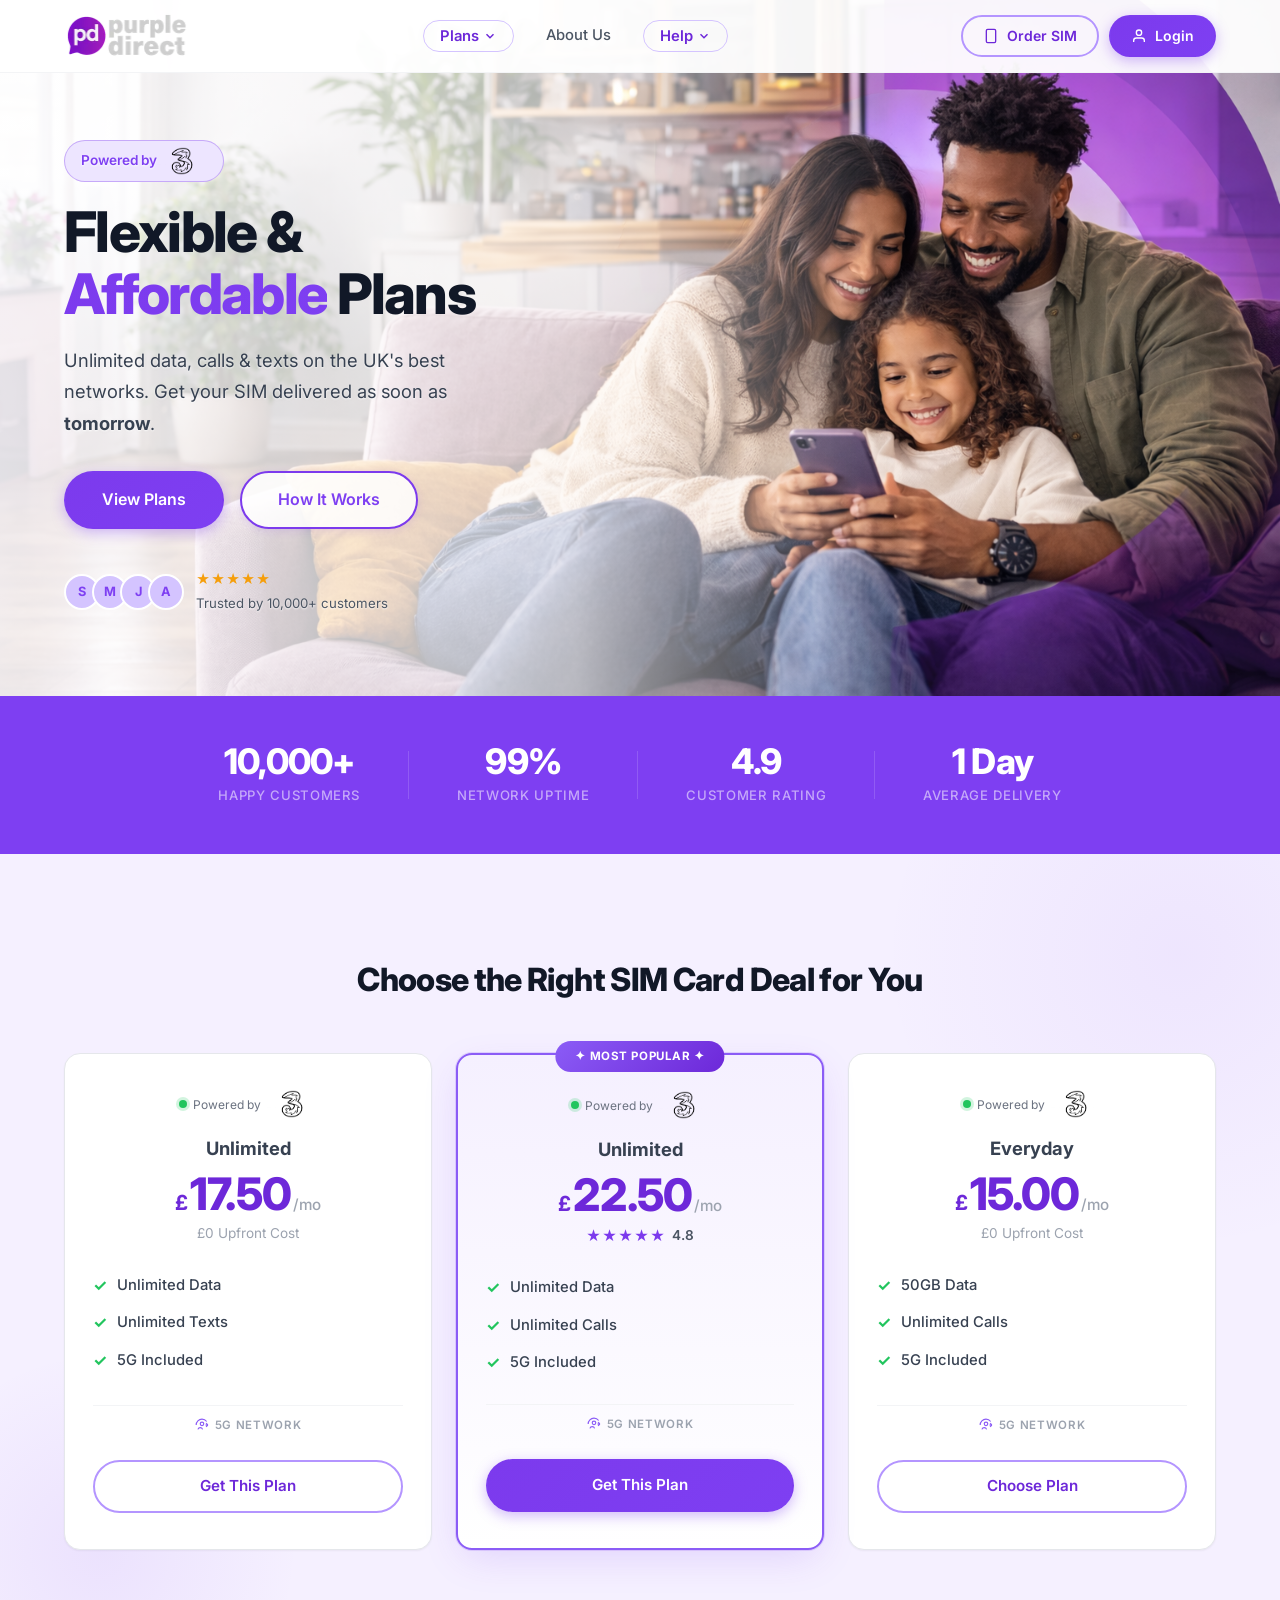
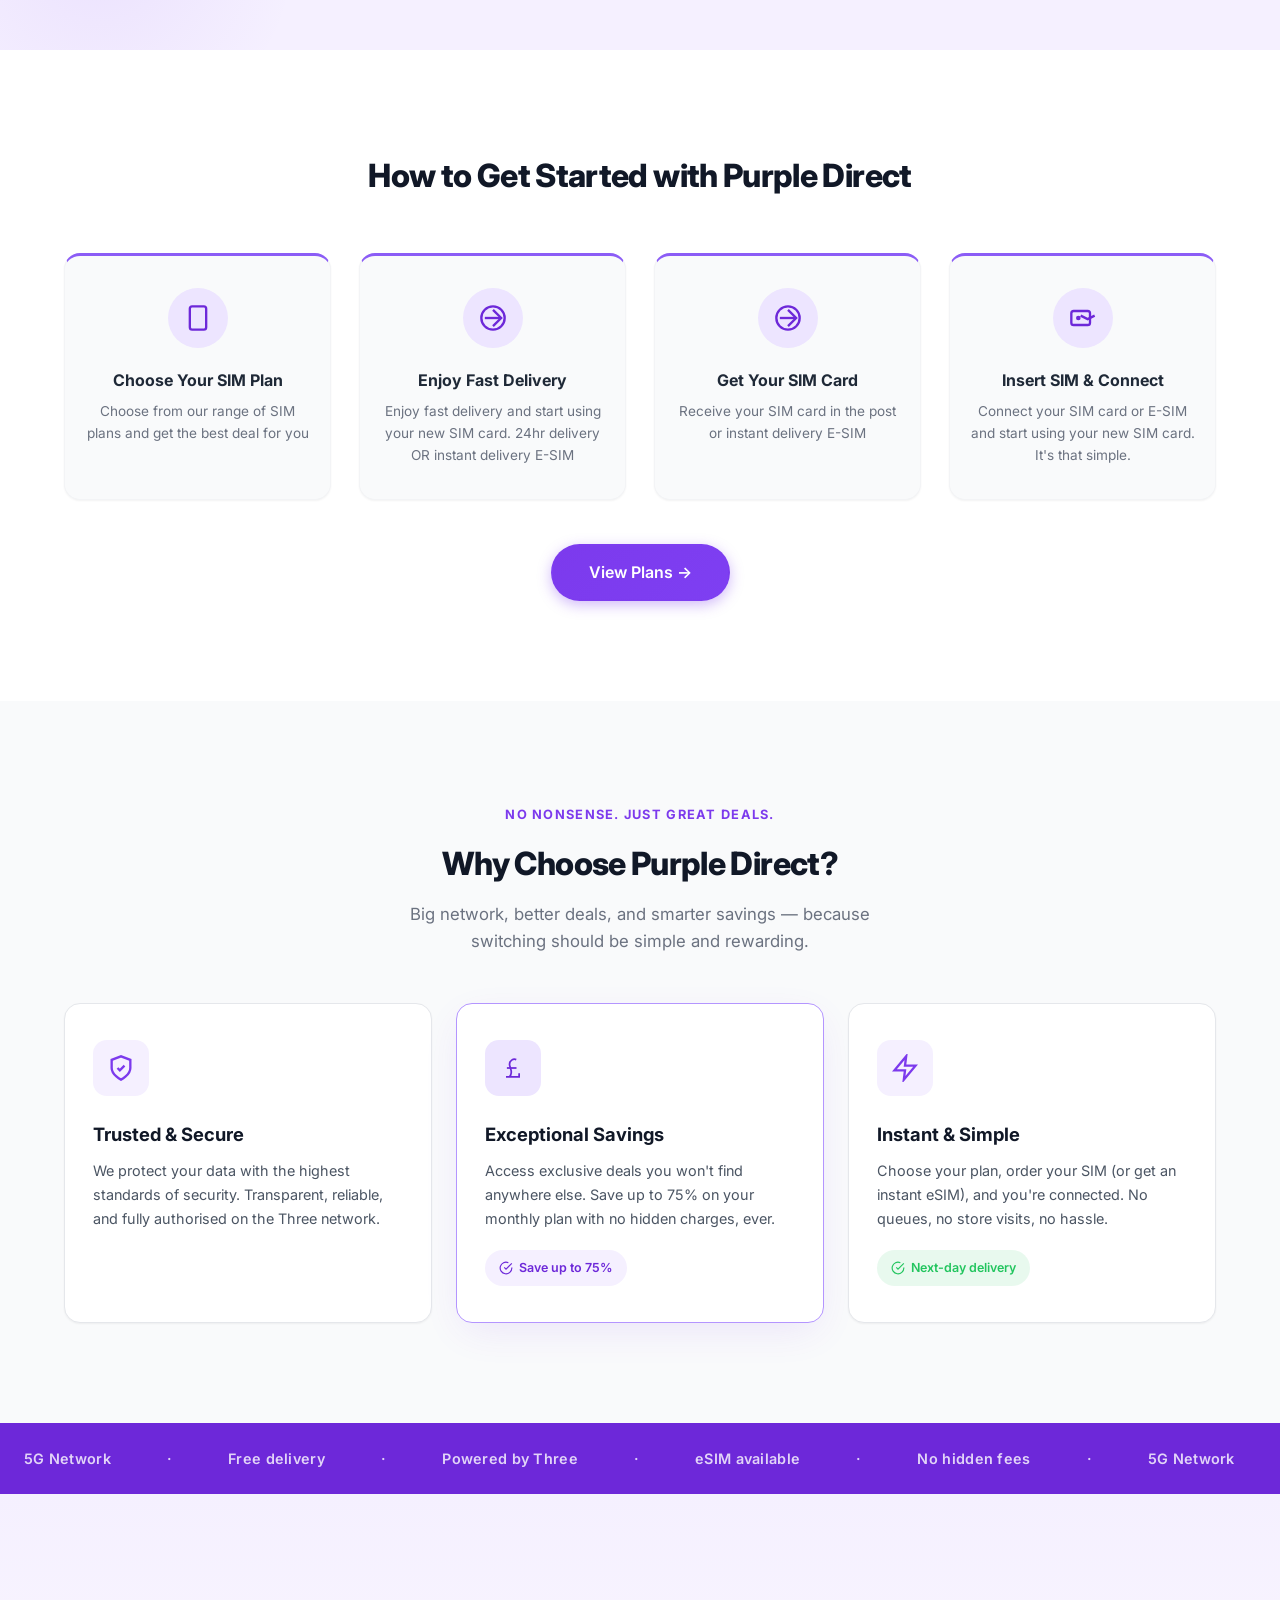
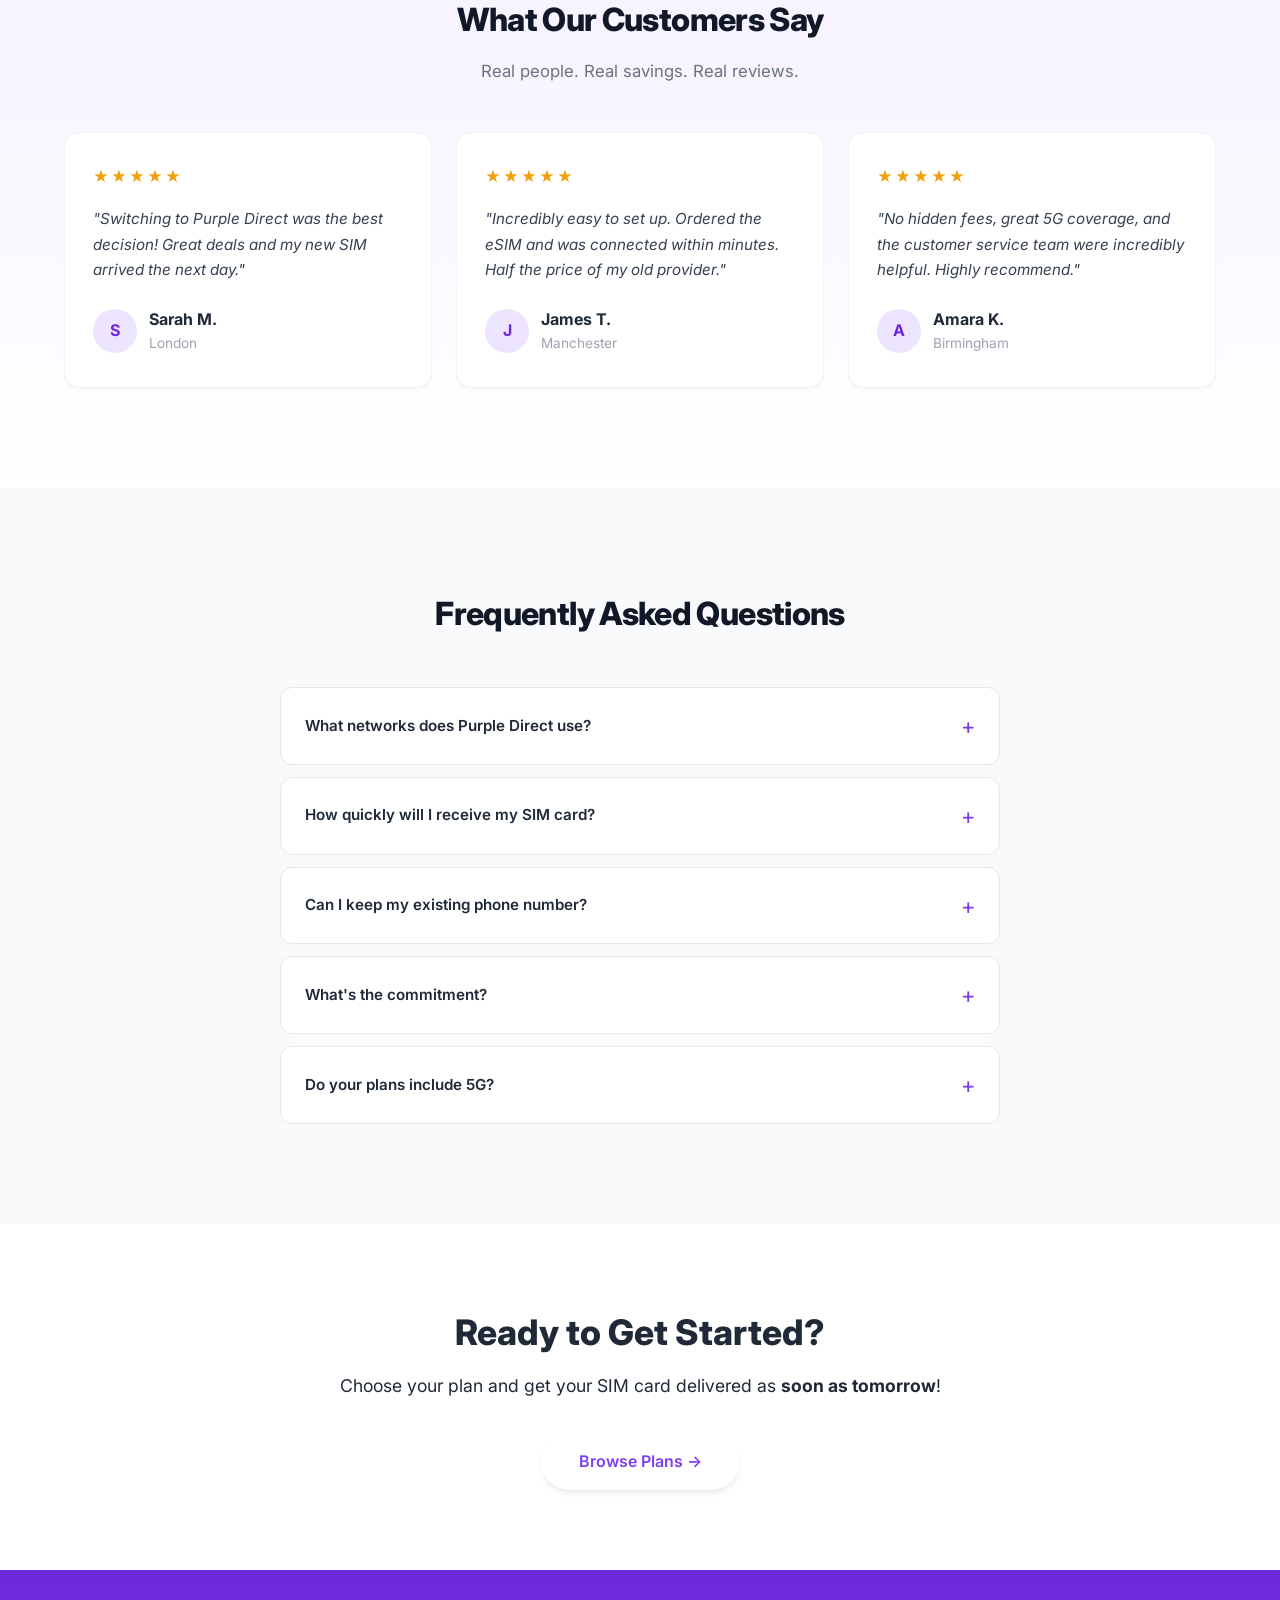
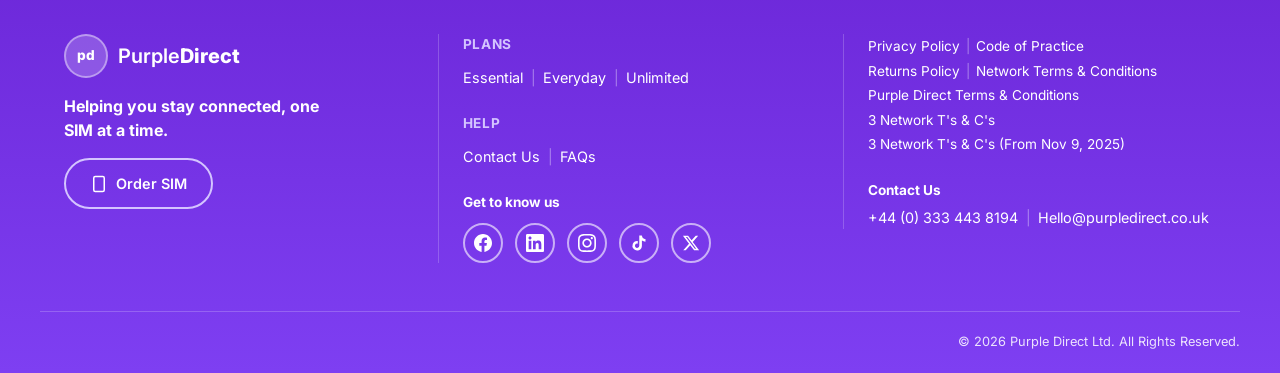
<file: index.html>
<!DOCTYPE html>
<html lang="en">
<head>
  <meta charset="UTF-8">
  <meta name="viewport" content="width=device-width, initial-scale=1.0">
  <title>Purple Direct - Flexible & Affordable SIM Plans</title>
  <link rel="preconnect" href="https://fonts.googleapis.com">
  <link href="https://fonts.googleapis.com/css2?family=Inter:wght@400;500;600;700;800&display=swap" rel="stylesheet">
  <link rel="stylesheet" href="styles.css">
  <link rel="icon" type="image/svg+xml" href="images/logo.png" />

</head>
<body>

  <!-- Header -->
  <header class="header">
    <div class="container header-inner">
      <a href="index.html" class="logo">
        <img src="images/logo.png" alt="Purple Direct" class="logo-img" width="125" height="50">
      </a>
      <nav class="nav">
        <div class="nav-dropdown">
          <button class="nav-link nav-link-trigger" aria-expanded="false">
            Plans
            <svg class="nav-chevron" width="14" height="14" viewBox="0 0 24 24" fill="none" stroke="currentColor" stroke-width="2.5"><path d="M6 9l6 6 6-6"/></svg>
          </button>
          <!-- Plans Mega Dropdown -->
          <div class="mega-dropdown">
            <div class="mega-dropdown-inner">
              <!-- Plan Category Sidebar -->
              <div class="mega-sidebar">
                <h5 class="mega-sidebar-label">Browse Plans</h5>
                <button class="mega-sidebar-item active" data-plan="unlimited">
                  <span class="mega-sidebar-icon">
                    <svg width="18" height="18" viewBox="0 0 24 24" fill="none" stroke="currentColor" stroke-width="2"><path d="M22 12h-4l-3 9L9 3l-3 9H2"/></svg>
                  </span>
                  Unlimited
                </button>
                <button class="mega-sidebar-item" data-plan="everyday">
                  <span class="mega-sidebar-icon">
                    <svg width="18" height="18" viewBox="0 0 24 24" fill="none" stroke="currentColor" stroke-width="2"><circle cx="12" cy="12" r="10"/><path d="M12 6v6l4 2"/></svg>
                  </span>
                  Everyday
                </button>
                <button class="mega-sidebar-item" data-plan="essential">
                  <span class="mega-sidebar-icon">
                    <svg width="18" height="18" viewBox="0 0 24 24" fill="none" stroke="currentColor" stroke-width="2"><path d="M12 2L2 7l10 5 10-5-10-5z"/><path d="M2 17l10 5 10-5"/><path d="M2 12l10 5 10-5"/></svg>
                  </span>
                  Essential
                </button>
              </div>

              <!-- Plan Detail Cards -->
              <div class="mega-content">
                <!-- Unlimited Plan -->
                <div class="mega-plan-card visible" id="plan-unlimited">
                  <div class="mega-plan-header">
                    <span class="mega-plan-badge badge-purple">UNLIMITED</span>
                    <div class="mega-plan-pricing">
                      <div class="mega-plan-data-tag">Unlimited Data</div>
                      <div class="mega-plan-price-row">
                        <span class="mega-plan-was">Was £30.00</span>
                        <span class="mega-plan-save">SAVE 25%</span>
                      </div>
                      <div class="mega-plan-price">£22.50<span>/Month</span></div>
                      <div class="mega-plan-term">£22.50 for 24 months</div>
                    </div>
                  </div>
                  <div class="mega-plan-features">
                    <div class="mega-feature">
                      <div class="mega-feature-icon">
                        <svg width="22" height="22" viewBox="0 0 24 24" fill="none" stroke="currentColor" stroke-width="2"><path d="M12 5v14M5 12h14"/></svg>
                      </div>
                      <span>UNLIMITED DATA</span>
                    </div>
                    <div class="mega-feature">
                      <div class="mega-feature-icon">
                        <svg width="22" height="22" viewBox="0 0 24 24" fill="none" stroke="currentColor" stroke-width="2"><path d="M22 16.92v3a2 2 0 01-2.18 2 19.79 19.79 0 01-8.63-3.07 19.5 19.5 0 01-6-6A19.79 19.79 0 012.12 4.18 2 2 0 014.11 2h3a2 2 0 012 1.72c.127.96.361 1.903.7 2.81a2 2 0 01-.45 2.11L8.09 9.91a16 16 0 006 6l1.27-1.27a2 2 0 012.11-.45c.907.339 1.85.573 2.81.7A2 2 0 0122 16.92z"/></svg>
                      </div>
                      <span>UNLIMITED MINUTES</span>
                    </div>
                    <div class="mega-feature">
                      <div class="mega-feature-icon">
                        <svg width="22" height="22" viewBox="0 0 24 24" fill="none" stroke="currentColor" stroke-width="2"><path d="M21 15a2 2 0 01-2 2H7l-4 4V5a2 2 0 012-2h14a2 2 0 012 2z"/></svg>
                      </div>
                      <span>UNLIMITED TEXTS</span>
                    </div>
                    <div class="mega-feature">
                      <div class="mega-feature-icon">
                        <svg width="22" height="22" viewBox="0 0 24 24" fill="none" stroke="currentColor" stroke-width="2"><path d="M2 12C2 6.5 6.5 2 12 2a10 10 0 018 4"/><path d="M5 19.5C5.5 18 7 16.5 9 16.5s3.5 1.5 4 3"/><circle cx="12" cy="10" r="3"/><path d="M22 12h-4"/><path d="M22 12l-3-3"/><path d="M22 12l-3 3"/></svg>
                      </div>
                      <span>5G READY</span>
                    </div>
                    <div class="mega-feature">
                      <div class="mega-feature-icon">
                        <svg width="22" height="22" viewBox="0 0 24 24" fill="none" stroke="currentColor" stroke-width="2"><path d="M12 22s8-4 8-10V5l-8-3-8 3v7c0 6 8 10 8 10z"/><path d="M9 12l2 2 4-4"/></svg>
                      </div>
                      <span>NO HIDDEN CHARGES</span>
                    </div>
                    <div class="mega-feature">
                      <div class="mega-feature-icon">
                        <svg width="22" height="22" viewBox="0 0 24 24" fill="none" stroke="currentColor" stroke-width="2"><rect x="1" y="3" width="15" height="13" rx="2"/><path d="M16 8h4l3 3v5h-7V8z"/><circle cx="5.5" cy="18.5" r="2.5"/><circle cx="18.5" cy="18.5" r="2.5"/></svg>
                      </div>
                      <span>FREE HOME DELIVERY</span>
                    </div>
                  </div>
                  <div class="mega-plan-network">
                    <span class="network-badge-dot"></span>
                    Powered by <img src="images/three.png" alt="Three" class="network-logo-img"> · 5G Network
                  </div>
                  <a href="checkout.html" class="btn btn-primary btn-block mega-plan-cta">Order SIM →</a>
                </div>

                <!-- Everyday Plan -->
                <div class="mega-plan-card" id="plan-everyday">
                  <div class="mega-plan-header">
                    <span class="mega-plan-badge badge-green">EVERYDAY</span>
                    <div class="mega-plan-pricing">
                      <div class="mega-plan-data-tag">50GB Data</div>
                      <div class="mega-plan-price-row">
                        <span class="mega-plan-was">Was £20.00</span>
                        <span class="mega-plan-save">SAVE 25%</span>
                      </div>
                      <div class="mega-plan-price">£15.00<span>/Month</span></div>
                      <div class="mega-plan-term">£15.00 for 24 months</div>
                    </div>
                  </div>
                  <div class="mega-plan-features">
                    <div class="mega-feature">
                      <div class="mega-feature-icon">
                        <svg width="22" height="22" viewBox="0 0 24 24" fill="none" stroke="currentColor" stroke-width="2"><path d="M12 5v14M5 12h14"/></svg>
                      </div>
                      <span>50GB DATA</span>
                    </div>
                    <div class="mega-feature">
                      <div class="mega-feature-icon">
                        <svg width="22" height="22" viewBox="0 0 24 24" fill="none" stroke="currentColor" stroke-width="2"><path d="M22 16.92v3a2 2 0 01-2.18 2 19.79 19.79 0 01-8.63-3.07 19.5 19.5 0 01-6-6A19.79 19.79 0 012.12 4.18 2 2 0 014.11 2h3a2 2 0 012 1.72c.127.96.361 1.903.7 2.81a2 2 0 01-.45 2.11L8.09 9.91a16 16 0 006 6l1.27-1.27a2 2 0 012.11-.45c.907.339 1.85.573 2.81.7A2 2 0 0122 16.92z"/></svg>
                      </div>
                      <span>UNLIMITED MINUTES</span>
                    </div>
                    <div class="mega-feature">
                      <div class="mega-feature-icon">
                        <svg width="22" height="22" viewBox="0 0 24 24" fill="none" stroke="currentColor" stroke-width="2"><path d="M21 15a2 2 0 01-2 2H7l-4 4V5a2 2 0 012-2h14a2 2 0 012 2z"/></svg>
                      </div>
                      <span>UNLIMITED TEXTS</span>
                    </div>
                    <div class="mega-feature">
                      <div class="mega-feature-icon">
                        <svg width="22" height="22" viewBox="0 0 24 24" fill="none" stroke="currentColor" stroke-width="2"><path d="M2 12C2 6.5 6.5 2 12 2a10 10 0 018 4"/><path d="M5 19.5C5.5 18 7 16.5 9 16.5s3.5 1.5 4 3"/><circle cx="12" cy="10" r="3"/><path d="M22 12h-4"/><path d="M22 12l-3-3"/><path d="M22 12l-3 3"/></svg>
                      </div>
                      <span>5G READY</span>
                    </div>
                    <div class="mega-feature">
                      <div class="mega-feature-icon">
                        <svg width="22" height="22" viewBox="0 0 24 24" fill="none" stroke="currentColor" stroke-width="2"><path d="M12 22s8-4 8-10V5l-8-3-8 3v7c0 6 8 10 8 10z"/><path d="M9 12l2 2 4-4"/></svg>
                      </div>
                      <span>NO HIDDEN CHARGES</span>
                    </div>
                    <div class="mega-feature">
                      <div class="mega-feature-icon">
                        <svg width="22" height="22" viewBox="0 0 24 24" fill="none" stroke="currentColor" stroke-width="2"><rect x="1" y="3" width="15" height="13" rx="2"/><path d="M16 8h4l3 3v5h-7V8z"/><circle cx="5.5" cy="18.5" r="2.5"/><circle cx="18.5" cy="18.5" r="2.5"/></svg>
                      </div>
                      <span>FREE HOME DELIVERY</span>
                    </div>
                  </div>
                  <div class="mega-plan-network">
                    <span class="network-badge-dot"></span>
                    Powered by <img src="images/three.png" alt="Three" class="network-logo-img"> · 5G Network
                  </div>
                  <a href="checkout.html" class="btn btn-primary btn-block mega-plan-cta">Order SIM →</a>
                </div>

                <!-- Essential Plan -->
                <div class="mega-plan-card" id="plan-essential">
                  <div class="mega-plan-header">
                    <span class="mega-plan-badge badge-amber">ESSENTIAL</span>
                    <div class="mega-plan-pricing">
                      <div class="mega-plan-data-tag">8GB Data</div>
                      <div class="mega-plan-price-row">
                        <span class="mega-plan-was">Was £20.00</span>
                        <span class="mega-plan-save">SAVE 25%</span>
                      </div>
                      <div class="mega-plan-price">£15.00<span>/Month</span></div>
                      <div class="mega-plan-term">£15.00 Discount for 24 months</div>
                    </div>
                  </div>
                  <div class="mega-plan-features">
                    <div class="mega-feature">
                      <div class="mega-feature-icon">
                        <svg width="22" height="22" viewBox="0 0 24 24" fill="none" stroke="currentColor" stroke-width="2"><path d="M12 5v14M5 12h14"/></svg>
                      </div>
                      <span>8GB DATA</span>
                    </div>
                    <div class="mega-feature">
                      <div class="mega-feature-icon">
                        <svg width="22" height="22" viewBox="0 0 24 24" fill="none" stroke="currentColor" stroke-width="2"><path d="M22 16.92v3a2 2 0 01-2.18 2 19.79 19.79 0 01-8.63-3.07 19.5 19.5 0 01-6-6A19.79 19.79 0 012.12 4.18 2 2 0 014.11 2h3a2 2 0 012 1.72c.127.96.361 1.903.7 2.81a2 2 0 01-.45 2.11L8.09 9.91a16 16 0 006 6l1.27-1.27a2 2 0 012.11-.45c.907.339 1.85.573 2.81.7A2 2 0 0122 16.92z"/></svg>
                      </div>
                      <span>UNLIMITED MINUTES</span>
                    </div>
                    <div class="mega-feature">
                      <div class="mega-feature-icon">
                        <svg width="22" height="22" viewBox="0 0 24 24" fill="none" stroke="currentColor" stroke-width="2"><path d="M21 15a2 2 0 01-2 2H7l-4 4V5a2 2 0 012-2h14a2 2 0 012 2z"/></svg>
                      </div>
                      <span>UNLIMITED TEXTS</span>
                    </div>
                    <div class="mega-feature">
                      <div class="mega-feature-icon">
                        <svg width="22" height="22" viewBox="0 0 24 24" fill="none" stroke="currentColor" stroke-width="2"><path d="M2 12C2 6.5 6.5 2 12 2a10 10 0 018 4"/><path d="M5 19.5C5.5 18 7 16.5 9 16.5s3.5 1.5 4 3"/><circle cx="12" cy="10" r="3"/><path d="M22 12h-4"/><path d="M22 12l-3-3"/><path d="M22 12l-3 3"/></svg>
                      </div>
                      <span>5G READY</span>
                    </div>
                    <div class="mega-feature">
                      <div class="mega-feature-icon">
                        <svg width="22" height="22" viewBox="0 0 24 24" fill="none" stroke="currentColor" stroke-width="2"><path d="M12 22s8-4 8-10V5l-8-3-8 3v7c0 6 8 10 8 10z"/><path d="M9 12l2 2 4-4"/></svg>
                      </div>
                      <span>NO HIDDEN CHARGES</span>
                    </div>
                    <div class="mega-feature">
                      <div class="mega-feature-icon">
                        <svg width="22" height="22" viewBox="0 0 24 24" fill="none" stroke="currentColor" stroke-width="2"><rect x="1" y="3" width="15" height="13" rx="2"/><path d="M16 8h4l3 3v5h-7V8z"/><circle cx="5.5" cy="18.5" r="2.5"/><circle cx="18.5" cy="18.5" r="2.5"/></svg>
                      </div>
                      <span>FREE HOME DELIVERY</span>
                    </div>
                  </div>
                  <div class="mega-plan-network">
                    <span class="network-badge-dot"></span>
                    Powered by <img src="images/three.png" alt="Three" class="network-logo-img"> · 5G Network
                  </div>
                  <a href="checkout.html" class="btn btn-primary btn-block mega-plan-cta">Order SIM →</a>
                </div>
              </div>
            </div>
          </div>
        </div>
        <a href="about.html" class="nav-link">About Us</a>
        <div class="nav-dropdown">
          <button class="nav-link nav-link-trigger" aria-expanded="false">
            Help
            <svg class="nav-chevron" width="14" height="14" viewBox="0 0 24 24" fill="none" stroke="currentColor" stroke-width="2.5"><path d="M6 9l6 6 6-6"/></svg>
          </button>
          <div class="help-dropdown">
            <a href="contact.html">Contact Us</a>
            <a href="index.html#faq">FAQs</a>
          </div>
        </div>
      </nav>
      <div class="header-actions">
        <a href="checkout.html" class="btn btn-outline btn-sm">
          <svg width="16" height="16" viewBox="0 0 24 24" fill="none" stroke="currentColor" stroke-width="2"><rect x="5" y="2" width="14" height="20" rx="2"/><line x1="12" y1="18" x2="12" y2="18.01"/></svg>
          Order SIM
        </a>
        <a href="login.html" class="btn btn-primary btn-sm">
          <svg width="16" height="16" viewBox="0 0 24 24" fill="none" stroke="currentColor" stroke-width="2"><path d="M20 21v-2a4 4 0 00-4-4H8a4 4 0 00-4 4v2"/><circle cx="12" cy="7" r="4"/></svg>
          Login
        </a>
      </div>
      <button class="mobile-menu-btn" aria-label="Menu" onclick="document.body.classList.toggle('mobile-menu-open')">
        <span></span><span></span><span></span>
      </button>
    </div>
  </header>

  <!-- Mobile Menu -->
  <div class="mobile-menu">
    <div class="mobile-menu-overlay" onclick="document.body.classList.remove('mobile-menu-open')"></div>
    <div class="mobile-menu-panel">
      <div class="mobile-menu-header">
        <span class="logo-text">Purple<span class="logo-bold">Direct</span></span>
        <button class="mobile-menu-close" onclick="document.body.classList.remove('mobile-menu-open')" aria-label="Close">
          <svg width="24" height="24" viewBox="0 0 24 24" fill="none" stroke="currentColor" stroke-width="2"><path d="M18 6L6 18"/><path d="M6 6l12 12"/></svg>
        </button>
      </div>
      <nav class="mobile-menu-nav">
        <div class="mobile-menu-section">
          <div class="mobile-menu-label">Plans</div>
          <a href="index.html#plans" class="mobile-menu-link" onclick="document.body.classList.remove('mobile-menu-open')">
            <svg width="18" height="18" viewBox="0 0 24 24" fill="none" stroke="currentColor" stroke-width="2"><path d="M22 12h-4l-3 9L9 3l-3 9H2"/></svg>
            Unlimited
          </a>
          <a href="index.html#plans" class="mobile-menu-link" onclick="document.body.classList.remove('mobile-menu-open')">
            <svg width="18" height="18" viewBox="0 0 24 24" fill="none" stroke="currentColor" stroke-width="2"><circle cx="12" cy="12" r="10"/><path d="M12 6v6l4 2"/></svg>
            Everyday
          </a>
          <a href="index.html#plans" class="mobile-menu-link" onclick="document.body.classList.remove('mobile-menu-open')">
            <svg width="18" height="18" viewBox="0 0 24 24" fill="none" stroke="currentColor" stroke-width="2"><path d="M12 2L2 7l10 5 10-5-10-5z"/><path d="M2 17l10 5 10-5"/><path d="M2 12l10 5 10-5"/></svg>
            Essential
          </a>
        </div>
        <div class="mobile-menu-section">
          <div class="mobile-menu-label">Help</div>
          <a href="contact.html" class="mobile-menu-link" onclick="document.body.classList.remove('mobile-menu-open')">
            <svg width="18" height="18" viewBox="0 0 24 24" fill="none" stroke="currentColor" stroke-width="2"><path d="M21 15a2 2 0 01-2 2H7l-4 4V5a2 2 0 012-2h14a2 2 0 012 2z"/></svg>
            Contact Us
          </a>
          <a href="index.html#faq" class="mobile-menu-link" onclick="document.body.classList.remove('mobile-menu-open')">
            <svg width="18" height="18" viewBox="0 0 24 24" fill="none" stroke="currentColor" stroke-width="2"><path d="M21 15a2 2 0 01-2 2H7l-4 4V5a2 2 0 012-2h14a2 2 0 012 2z"/></svg>
            FAQs
          </a>
        </div>
        <a href="about.html" class="mobile-menu-link" onclick="document.body.classList.remove('mobile-menu-open')">
          <svg width="18" height="18" viewBox="0 0 24 24" fill="none" stroke="currentColor" stroke-width="2"><circle cx="12" cy="12" r="10"/><line x1="12" y1="16" x2="12" y2="12"/><line x1="12" y1="8" x2="12.01" y2="8"/></svg>
          About Us
        </a>
      </nav>
      <div class="mobile-menu-actions">
        <a href="checkout.html" class="btn btn-outline btn-block">
          <svg width="16" height="16" viewBox="0 0 24 24" fill="none" stroke="currentColor" stroke-width="2"><rect x="5" y="2" width="14" height="20" rx="2"/><line x1="12" y1="18" x2="12" y2="18.01"/></svg>
          Order SIM
        </a>
        <a href="login.html" class="btn btn-primary btn-block">
          <svg width="16" height="16" viewBox="0 0 24 24" fill="none" stroke="currentColor" stroke-width="2"><path d="M20 21v-2a4 4 0 00-4-4H8a4 4 0 00-4 4v2"/><circle cx="12" cy="7" r="4"/></svg>
          Login
        </a>
      </div>
    </div>
  </div>

  <!-- Hero: background image with text overlay on the left -->
  <section class="hero">
    <div class="hero-overlay" aria-hidden="true"></div>
    <div class="container hero-inner">
      <div class="hero-content">
        <span class="hero-badge"> Powered by<img src="images/three.png" alt="Three" class="network-logo-img"></span>
        <h1 class="hero-title">Flexible &<br><span class="text-gradient">Affordable</span> Plans</h1>
        <p class="hero-subtitle">Unlimited data, calls & texts on the UK's best networks. Get your SIM delivered as soon as <strong>tomorrow</strong>.</p>
        <div class="hero-actions">
          <a href="#plans" class="btn btn-primary btn-lg">View Plans</a>
          <a href="#how-it-works" class="btn btn-outline btn-lg">How It Works</a>
        </div>
        <div class="hero-trust">
          <div class="hero-trust-avatars">
            <div class="avatar">S</div>
            <div class="avatar">M</div>
            <div class="avatar">J</div>
            <div class="avatar">A</div>
          </div>
          <div class="hero-trust-text">
            <div class="hero-stars">★★★★★</div>
            <span>Trusted by 10,000+ customers</span>
          </div>
        </div>
      </div>
    </div>
  </section>

  <!-- Stats Bar -->
  <section class="stats-bar">
    <div class="container">
      <div class="stats-grid">
        <div class="stat-item">
          <div class="stat-number" data-target="10000">0</div>
          <div class="stat-label">Happy Customers</div>
        </div>
        <div class="stat-divider"></div>
        <div class="stat-item">
          <div class="stat-number" data-target="99" data-suffix="%">0%</div>
          <div class="stat-label">Network Uptime</div>
        </div>
        <div class="stat-divider"></div>
        <div class="stat-item">
          <div class="stat-number" data-target="4.9" data-decimal="true">/5</div>
          <div class="stat-label">Customer Rating</div>
        </div>
        <div class="stat-divider"></div>
        <div class="stat-item">
          <div class="stat-number" data-target="1" data-suffix=" Day">0 Day</div>
          <div class="stat-label">Average Delivery</div>
        </div>
      </div>
    </div>
  </section>

  <!-- Pricing -->
  <section class="pricing" id="plans">
    <div class="container">
      <div class="section-header">
        <h2 class="section-title">Choose the Right SIM Card Deal for You</h2>
      </div>
      <div class="pricing-grid">

        <!-- Plan 1 -->
        <div class="pricing-card">
          <div class="network-badge">
            <span class="network-badge-dot"></span>
            Powered by <img src="images/three.png" alt="Three" class="network-logo-img">
          </div>
          <div class="pricing-card-header">
            <h3 class="plan-name">Unlimited</h3>
            <div class="plan-price">
              <span class="price-currency">£</span>
              <span class="price-amount">17.50</span>
              <span class="price-period">/mo</span>
            </div>
            <p class="plan-desc">£0 Upfront Cost</p>
          </div>
          <ul class="plan-features">
            <li><span class="check">✓</span> Unlimited Data</li>
            <li><span class="check">✓</span> Unlimited Texts</li>
            <li><span class="check">✓</span> 5G Included</li>
          </ul>
          <div class="plan-network-strip">
            <svg width="14" height="14" viewBox="0 0 24 24" fill="none" stroke="currentColor" stroke-width="2"><path d="M2 12C2 6.5 6.5 2 12 2a10 10 0 018 4"/><path d="M5 19.5C5.5 18 7 16.5 9 16.5s3.5 1.5 4 3"/><circle cx="12" cy="10" r="3"/><path d="M22 12h-4"/><path d="M22 12l-3-3"/><path d="M22 12l-3 3"/></svg>
            5G Network
          </div>
          <a href="checkout.html" class="btn btn-outline btn-block">Get This Plan</a>
        </div>

        <!-- Plan 2 (Featured) -->
        <div class="pricing-card pricing-card-featured">
          <div class="pricing-badge">✦ MOST POPULAR ✦</div>
          <div class="network-badge network-badge-featured">
            <span class="network-badge-dot"></span>
            Powered by <img src="images/three.png" alt="Three" class="network-logo-img">
          </div>
          <div class="pricing-card-header">
            <h3 class="plan-name">Unlimited</h3>
            <div class="plan-price">
              <span class="price-currency">£</span>
              <span class="price-amount">22.50</span>
              <span class="price-period">/mo</span>
            </div>
            <div class="plan-rating">
              <span class="stars">★★★★★</span>
              <span class="rating-value">4.8</span>
            </div>
          </div>
          <ul class="plan-features">
            <li><span class="check">✓</span> Unlimited Data</li>
            <li><span class="check">✓</span> Unlimited Calls</li>
            <li><span class="check">✓</span> 5G Included</li>
          </ul>
          <div class="plan-network-strip">
            <svg width="14" height="14" viewBox="0 0 24 24" fill="none" stroke="currentColor" stroke-width="2"><path d="M2 12C2 6.5 6.5 2 12 2a10 10 0 018 4"/><path d="M5 19.5C5.5 18 7 16.5 9 16.5s3.5 1.5 4 3"/><circle cx="12" cy="10" r="3"/><path d="M22 12h-4"/><path d="M22 12l-3-3"/><path d="M22 12l-3 3"/></svg>
            5G Network
          </div>
          <a href="checkout.html" class="btn btn-primary btn-block">Get This Plan</a>
        </div>

        <!-- Plan 3 -->
        <div class="pricing-card">
          <div class="network-badge">
            <span class="network-badge-dot"></span>
            Powered by <img src="images/three.png" alt="Three" class="network-logo-img">
          </div>
          <div class="pricing-card-header">
            <h3 class="plan-name">Everyday</h3>
            <div class="plan-price">
              <span class="price-currency">£</span>
              <span class="price-amount">15.00</span>
              <span class="price-period">/mo</span>
            </div>
            <p class="plan-desc">£0 Upfront Cost</p>
          </div>
          <ul class="plan-features">
            <li><span class="check">✓</span> 50GB Data</li>
            <li><span class="check">✓</span> Unlimited Calls</li>
            <li><span class="check">✓</span> 5G Included</li>
          </ul>
          <div class="plan-network-strip">
            <svg width="14" height="14" viewBox="0 0 24 24" fill="none" stroke="currentColor" stroke-width="2"><path d="M2 12C2 6.5 6.5 2 12 2a10 10 0 018 4"/><path d="M5 19.5C5.5 18 7 16.5 9 16.5s3.5 1.5 4 3"/><circle cx="12" cy="10" r="3"/><path d="M22 12h-4"/><path d="M22 12l-3-3"/><path d="M22 12l-3 3"/></svg>
            5G Network
          </div>
          <a href="checkout.html" class="btn btn-outline btn-block">Choose Plan</a>
        </div>

      </div>
    </div>
  </section>

  <!-- How It Works -->
  <section class="how-it-works" id="how-it-works">
    <div class="container">
      <h2 class="section-title">How to Get Started with Purple Direct</h2>
      <div class="steps-grid">
        <div class="step-card">
          <div class="step-icon">
            <svg width="28" height="28" viewBox="0 0 24 24" fill="none" stroke="currentColor" stroke-width="2"><rect x="5" y="2" width="14" height="20" rx="2"/><line x1="12" y1="18" x2="12" y2="18.01"/></svg>
          </div>
          <h4 class="step-title">Choose Your SIM Plan</h4>
          <p class="step-desc">Choose from our range of SIM plans and get the best deal for you</p>
        </div>
        <div class="step-card">
          <div class="step-icon">
            <svg width="28" height="28" viewBox="0 0 24 24" fill="none" stroke="currentColor" stroke-width="2"><path d="M5 12h14"/><path d="M12 5l7 7-7 7"/><circle cx="12" cy="12" r="10"/></svg>
          </div>
          <h4 class="step-title">Enjoy Fast Delivery</h4>
          <p class="step-desc">Enjoy fast delivery and start using your new SIM card. 24hr delivery OR instant delivery E-SIM</p>
        </div>
        <div class="step-card">
          <div class="step-icon">
            <svg width="28" height="28" viewBox="0 0 24 24" fill="none" stroke="currentColor" stroke-width="2"><path d="M5 12h14"/><path d="M12 5l7 7-7 7"/><circle cx="12" cy="12" r="10"/></svg>
          </div>
          <h4 class="step-title">Get Your SIM Card</h4>
          <p class="step-desc">Receive your SIM card in the post or instant delivery E-SIM</p>
        </div>
        <div class="step-card">
          <div class="step-icon">
            <svg width="28" height="28" viewBox="0 0 24 24" fill="none" stroke="currentColor" stroke-width="2"><rect x="2" y="6" width="16" height="12" rx="2"/><path d="M22 10l-6 3-6-3"/><circle cx="8" cy="12" r="1"/></svg>
          </div>
          <h4 class="step-title">Insert SIM & Connect</h4>
          <p class="step-desc">Connect your SIM card or E-SIM and start using your new SIM card. It's that simple.</p>
        </div>
      </div>
      <div class="steps-cta">
        <a href="#plans" class="btn btn-primary btn-lg">View Plans →</a>
      </div>
    </div>
  </section>

  <!-- Why Purple Direct -->
  <section class="why-section">
    <div class="container">
      <div class="section-header">
        <span class="section-eyebrow">No Nonsense. Just Great Deals.</span>
        <h2 class="section-title">Why Choose Purple Direct?</h2>
        <p class="section-subtitle">Big network, better deals, and smarter savings — because switching should be simple and rewarding.</p>
      </div>
      <div class="why-grid">
        <div class="why-card">
          <div class="why-card-icon">
            <svg width="28" height="28" viewBox="0 0 24 24" fill="none" stroke="currentColor" stroke-width="2"><path d="M12 22s8-4 8-10V5l-8-3-8 3v7c0 6 8 10 8 10z"/><path d="M9 12l2 2 4-4"/></svg>
          </div>
          <h3 class="why-card-title">Trusted & Secure</h3>
          <p class="why-card-desc">We protect your data with the highest standards of security. Transparent, reliable, and fully authorised on the Three network.</p>
        </div>
        <div class="why-card why-card-featured">
          <div class="why-card-icon why-card-icon-pound" aria-hidden="true"></div>
          <h3 class="why-card-title">Exceptional Savings</h3>
          <p class="why-card-desc">Access exclusive deals you won't find anywhere else. Save up to 75% on your monthly plan with no hidden charges, ever.</p>
          <div class="why-card-tag">
            <svg width="14" height="14" viewBox="0 0 24 24" fill="none" stroke="currentColor" stroke-width="2"><path d="M22 11.08V12a10 10 0 11-5.93-9.14"/><path d="M22 4L12 14.01l-3-3"/></svg>
            Save up to 75%
          </div>
        </div>
        <div class="why-card">
          <div class="why-card-icon">
            <svg width="28" height="28" viewBox="0 0 24 24" fill="none" stroke="currentColor" stroke-width="2"><path d="M13 2L3 14h9l-1 8 10-12h-9l1-8z"/></svg>
          </div>
          <h3 class="why-card-title">Instant & Simple</h3>
          <p class="why-card-desc">Choose your plan, order your SIM (or get an instant eSIM), and you're connected. No queues, no store visits, no hassle.</p>
          <div class="why-card-tag">
            <svg width="14" height="14" viewBox="0 0 24 24" fill="none" stroke="currentColor" stroke-width="2"><path d="M22 11.08V12a10 10 0 11-5.93-9.14"/><path d="M22 4L12 14.01l-3-3"/></svg>
            Next-day delivery
          </div>
        </div>
      </div>
    </div>
  </section>

  <!-- Marquee -->
  <section class="marquee-section">
    <div class="marquee-track">
      <div class="marquee-content">
        <span>5G Network</span><span class="marquee-dot">·</span>
        <span>Free delivery</span><span class="marquee-dot">·</span>
        <span>Powered by Three</span><span class="marquee-dot">·</span>
        <span>eSIM available</span><span class="marquee-dot">·</span>
        <span>No hidden fees</span><span class="marquee-dot">·</span>
        <span>5G Network</span><span class="marquee-dot">·</span>
        <span>Free delivery</span><span class="marquee-dot">·</span>
        <span>Powered by Three</span><span class="marquee-dot">·</span>
        <span>eSIM available</span><span class="marquee-dot">·</span>
        <span>No hidden fees</span><span class="marquee-dot">·</span>
      </div>
      <div class="marquee-content" aria-hidden="true">
        <span>5G Network</span><span class="marquee-dot">·</span>
        <span>Free delivery</span><span class="marquee-dot">·</span>
        <span>Powered by Three</span><span class="marquee-dot">·</span>
        <span>eSIM available</span><span class="marquee-dot">·</span>
        <span>No hidden fees</span><span class="marquee-dot">·</span>
        <span>5G Network</span><span class="marquee-dot">·</span>
        <span>Free delivery</span><span class="marquee-dot">·</span>
        <span>Powered by Three</span><span class="marquee-dot">·</span>
        <span>eSIM available</span><span class="marquee-dot">·</span>
        <span>No hidden fees</span><span class="marquee-dot">·</span>
      </div>
    </div>
  </section>

  <!-- Reviews -->
  <section class="reviews-section">
    <div class="container">
      <div class="section-header">
        <h2 class="section-title">What Our Customers Say</h2>
        <p class="section-subtitle">Real people. Real savings. Real reviews.</p>
      </div>
      <div class="reviews-grid">
        <div class="review-card">
          <div class="review-stars">★★★★★</div>
          <p class="review-text">"Switching to Purple Direct was the best decision! Great deals and my new SIM arrived the next day."</p>
          <div class="review-author">
            <div class="author-avatar">S</div>
            <div>
              <div class="author-name">Sarah M.</div>
              <div class="author-location">London</div>
            </div>
          </div>
        </div>
        <div class="review-card">
          <div class="review-stars">★★★★★</div>
          <p class="review-text">"Incredibly easy to set up. Ordered the eSIM and was connected within minutes. Half the price of my old provider."</p>
          <div class="review-author">
            <div class="author-avatar">J</div>
            <div>
              <div class="author-name">James T.</div>
              <div class="author-location">Manchester</div>
            </div>
          </div>
        </div>
        <div class="review-card">
          <div class="review-stars">★★★★★</div>
          <p class="review-text">"No hidden fees, great 5G coverage, and the customer service team were incredibly helpful. Highly recommend."</p>
          <div class="review-author">
            <div class="author-avatar">A</div>
            <div>
              <div class="author-name">Amara K.</div>
              <div class="author-location">Birmingham</div>
            </div>
          </div>
        </div>
      </div>
    </div>
  </section>

  <!-- FAQ -->
  <section class="faq" id="faq">
    <div class="container">
      <h2 class="section-title">Frequently Asked Questions</h2>
      <div class="faq-list">
        <details class="faq-item">
          <summary class="faq-question">What networks does Purple Direct use?</summary>
          <div class="faq-answer">Purple runs off the Three Network recently merged with Vodafdone, giving 2 great networks for the price of one.</div>
        </details>
        <details class="faq-item">
          <summary class="faq-question">How quickly will I receive my SIM card?</summary>
          <div class="faq-answer">Most orders are delivered within 1-2 business days. Many customers receive their SIM card the very next day after ordering.</div>
        </details>
        <details class="faq-item">
          <summary class="faq-question">Can I keep my existing phone number?</summary>
          <div class="faq-answer">Yes! You can easily transfer your existing number to Purple Direct. We'll guide you through the simple PAC code process. To obtain your PAC code, please text PAC to 65075, this is the same for all networks and completely free!
          </div>
        </details>
        <details class="faq-item">
          <summary class="faq-question">What's the commitment?</summary>
          <div class="faq-answer">all our online contracts are 24 months, for alternate options please call 01234 567899.</div>
        </details>
        <details class="faq-item">
          <summary class="faq-question">Do your plans include 5G?</summary>
          <div class="faq-answer">Yes, all our contract are fully 5G compatible and supported by both the Three and Vodafone networks so you get the best of both worlds! Excellent speed and excellent coverage.</div>
        </details>
      </div>
    </div>
  </section>

  <!-- CTA -->
  <section class="cta">
    <div class="container cta-inner">
      <h2 class="cta-title">Ready to Get Started?</h2>
      <p class="cta-subtitle">Choose your plan and get your SIM card delivered as <strong>soon as tomorrow</strong>!</p>
      <a href="#plans" class="btn btn-white btn-lg">Browse Plans →</a>
    </div>
  </section>

  <!-- Footer -->
  <footer class="footer">
    <div class="container footer-inner">
      <div class="footer-brand">
        <a href="index.html" class="footer-logo">
          <span class="footer-logo-icon">pd</span>
          <span class="footer-logo-text">Purple<span class="footer-logo-bold">Direct</span></span>
        </a>
        <p class="footer-tagline">Helping you stay connected, one SIM at a time.</p>
        <a href="checkout.html" class="btn btn-footer-cta">
          <svg width="18" height="18" viewBox="0 0 24 24" fill="none" stroke="currentColor" stroke-width="2"><rect x="5" y="2" width="14" height="20" rx="2"/><line x1="12" y1="18" x2="12" y2="18.01"/></svg>
          Order SIM
        </a>
      </div>
      <div class="footer-nav">
        <div class="footer-col">
          <h5 class="footer-heading">Plans</h5>
          <div class="footer-links-inline">
            <a href="index.html#plans">Essential</a><span class="footer-sep">|</span>
            <a href="index.html#plans">Everyday</a><span class="footer-sep">|</span>
            <a href="index.html#plans">Unlimited</a>
          </div>
        </div>
        <div class="footer-col">
          <h5 class="footer-heading">Help</h5>
          <div class="footer-links-inline">
            <a href="contact.html">Contact Us</a><span class="footer-sep">|</span>
            <a href="index.html#faq">FAQs</a>
          </div>
        </div>
        <div class="footer-col">
          <h5 class="footer-heading footer-heading-white">Get to know us</h5>
          <div class="footer-social">
            <a href="#" class="footer-social-link" aria-label="Facebook"><svg width="18" height="18" viewBox="0 0 24 24" fill="currentColor"><path d="M24 12.073c0-6.627-5.373-12-12-12s-12 5.373-12 12c0 5.99 4.388 10.954 10.125 11.854v-8.385H7.078v-3.47h3.047V9.43c0-3.007 1.792-4.669 4.533-4.669 1.312 0 2.686.235 2.686.235v2.953H15.83c-1.491 0-1.956.925-1.956 1.874v2.25h3.328l-.532 3.47h-2.796v8.385C19.612 23.027 24 18.062 24 12.073z"/></svg></a>
            <a href="#" class="footer-social-link" aria-label="LinkedIn"><svg width="18" height="18" viewBox="0 0 24 24" fill="currentColor"><path d="M20.447 20.452h-3.554v-5.569c0-1.328-.027-3.037-1.852-3.037-1.853 0-2.136 1.445-2.136 2.939v5.667H9.351V9h3.414v1.561h.046c.477-.9 1.637-1.85 3.37-1.85 3.601 0 4.267 2.37 4.267 5.455v6.286zM5.337 7.433c-1.144 0-2.063-.926-2.063-2.065 0-1.138.92-2.063 2.063-2.063 1.14 0 2.064.925 2.064 2.063 0 1.139-.925 2.065-2.064 2.065zm1.782 13.019H3.555V9h3.564v11.452zM22.225 0H1.771C.792 0 0 .774 0 1.729v20.542C0 23.227.792 24 1.771 24h20.451C23.2 24 24 23.227 24 22.271V1.729C24 .774 23.2 0 22.222 0h.003z"/></svg></a>
            <a href="#" class="footer-social-link" aria-label="Instagram"><svg width="18" height="18" viewBox="0 0 24 24" fill="currentColor"><path d="M12 2.163c3.204 0 3.584.012 4.85.07 3.252.148 4.771 1.691 4.919 4.919.058 1.265.069 1.645.069 4.849 0 3.205-.012 3.584-.069 4.849-.149 3.225-1.664 4.771-4.919 4.919-1.266.058-1.644.07-4.85.07-3.204 0-3.584-.012-4.849-.07-3.26-.149-4.771-1.699-4.919-4.92-.058-1.265-.07-1.644-.07-4.849 0-3.204.013-3.583.07-4.849.149-3.227 1.664-4.771 4.919-4.919 1.266-.057 1.645-.069 4.849-.069zm0-2.163c-3.259 0-3.667.014-4.947.072-4.358.2-6.78 2.618-6.98 6.98-.059 1.281-.073 1.689-.073 4.948 0 3.259.014 3.668.072 4.948.2 4.358 2.618 6.78 6.98 6.98 1.281.058 1.689.072 4.948.072 3.259 0 3.668-.014 4.948-.072 4.354-.2 6.782-2.618 6.979-6.98.059-1.28.073-1.689.073-4.948 0-3.259-.014-3.667-.072-4.947-.196-4.354-2.617-6.78-6.979-6.98-1.281-.059-1.69-.073-4.949-.073zm0 5.838c-3.403 0-6.162 2.759-6.162 6.162s2.759 6.163 6.162 6.163 6.162-2.759 6.162-6.163c0-3.403-2.759-6.162-6.162-6.162zm0 10.162c-2.209 0-4-1.79-4-4 0-2.209 1.791-4 4-4s4 1.791 4 4c0 2.21-1.791 4-4 4zm6.406-11.845c-.796 0-1.441.645-1.441 1.44s.645 1.44 1.441 1.44c.795 0 1.439-.645 1.439-1.44s-.644-1.44-1.439-1.44z"/></svg></a>
            <a href="#" class="footer-social-link" aria-label="TikTok"><svg width="18" height="18" viewBox="0 0 24 24" fill="currentColor"><path d="M19.59 6.69a4.83 4.83 0 0 1-3.77-4.25V2h-3.45v13.67a2.89 2.89 0 0 1-5.2 1.74 2.89 2.89 0 0 1 2.31-4.64 2.93 2.93 0 0 1 .88.13V9.4a6.84 6.84 0 0 0-1-.05A6.33 6.33 0 0 0 5 20.1a6.34 6.34 0 0 0 10.86-4.43v-7a8.16 8.16 0 0 0 4.77 1.52v-3.4a4.85 4.85 0 0 1-1-.1z"/></svg></a>
            <a href="#" class="footer-social-link" aria-label="Twitter"><svg width="18" height="18" viewBox="0 0 24 24" fill="currentColor"><path d="M18.244 2.25h3.308l-7.227 8.26 8.502 11.24H16.17l-5.214-6.817L4.99 21.75H1.68l7.73-8.835L1.254 2.25H8.08l4.713 6.231zm-1.161 17.52h1.833L7.084 4.126H5.117z"/></svg></a>
          </div>
        </div>
      </div>
      <div class="footer-legal-contact">
        <div class="footer-legal">
          <a href="#">Privacy Policy</a><span class="footer-sep">|</span><a href="#">Code of Practice</a><br>
          <a href="#">Returns Policy</a><span class="footer-sep">|</span><a href="#">Network Terms &amp; Conditions</a><br>
          <a href="#">Purple Direct Terms &amp; Conditions</a><br>
          <a href="#">3 Network T's &amp; C's</a><br>
          <a href="#">3 Network T's &amp; C's (From Nov 9, 2025)</a>
        </div>
        <div class="footer-contact">
          <h5 class="footer-heading footer-heading-white">Contact Us</h5>
          <div class="footer-links-inline">
            <a href="tel:+4403334438194">+44 (0) 333 443 8194</a><span class="footer-sep">|</span>
            <a href="mailto:Hello@purpledirect.co.uk">Hello@purpledirect.co.uk</a>
          </div>
        </div>
      </div>
    </div>
    <div class="container footer-bottom">
      <p>&copy; 2026 Purple Direct Ltd. All Rights Reserved.</p>
    </div>
  </footer>

  <script>
    // Plans mega-dropdown toggle
    document.querySelectorAll('.nav-link-trigger').forEach(trigger => {
      trigger.addEventListener('click', (e) => {
        e.preventDefault();
        const dropdown = trigger.closest('.nav-dropdown');
        const isOpen = dropdown.classList.contains('open');
        document.querySelectorAll('.nav-dropdown').forEach(d => d.classList.remove('open'));
        if (!isOpen) dropdown.classList.add('open');
      });
    });

    // Close dropdown when clicking outside
    document.addEventListener('click', (e) => {
      if (!e.target.closest('.nav-dropdown')) {
        document.querySelectorAll('.nav-dropdown').forEach(d => d.classList.remove('open'));
      }
    });

    // Sidebar plan switcher
    document.querySelectorAll('.mega-sidebar-item').forEach(item => {
      item.addEventListener('click', () => {
        const plan = item.dataset.plan;
        document.querySelectorAll('.mega-sidebar-item').forEach(i => i.classList.remove('active'));
        item.classList.add('active');
        document.querySelectorAll('.mega-plan-card').forEach(card => card.classList.remove('visible'));
        document.getElementById('plan-' + plan).classList.add('visible');
      });
    });

    // Animated counter
    const counters = document.querySelectorAll('.stat-number');
    const statsSection = document.querySelector('.stats-bar');
    let counted = false;

    function animateCounters() {
      counters.forEach(counter => {
        const target = parseFloat(counter.dataset.target);
        const isDecimal = counter.dataset.decimal === 'true';
        const suffix = counter.dataset.suffix || '';
        const duration = 2000;
        const start = performance.now();

        function update(now) {
          const elapsed = now - start;
          const progress = Math.min(elapsed / duration, 1);
          const ease = 1 - Math.pow(1 - progress, 3);
          const current = target * ease;

          if (isDecimal) {
            counter.textContent = current.toFixed(1) + suffix;
          } else if (target >= 1000) {
            counter.textContent = Math.floor(current).toLocaleString() + '+';
          } else {
            counter.textContent = Math.floor(current) + suffix;
          }

          if (progress < 1) requestAnimationFrame(update);
        }
        requestAnimationFrame(update);
      });
    }

    const observer = new IntersectionObserver(entries => {
      entries.forEach(entry => {
        if (entry.isIntersecting && !counted) {
          counted = true;
          animateCounters();
        }
      });
    }, { threshold: 0.3 });

    if (statsSection) observer.observe(statsSection);
  </script>

</body>
</html>
</file>
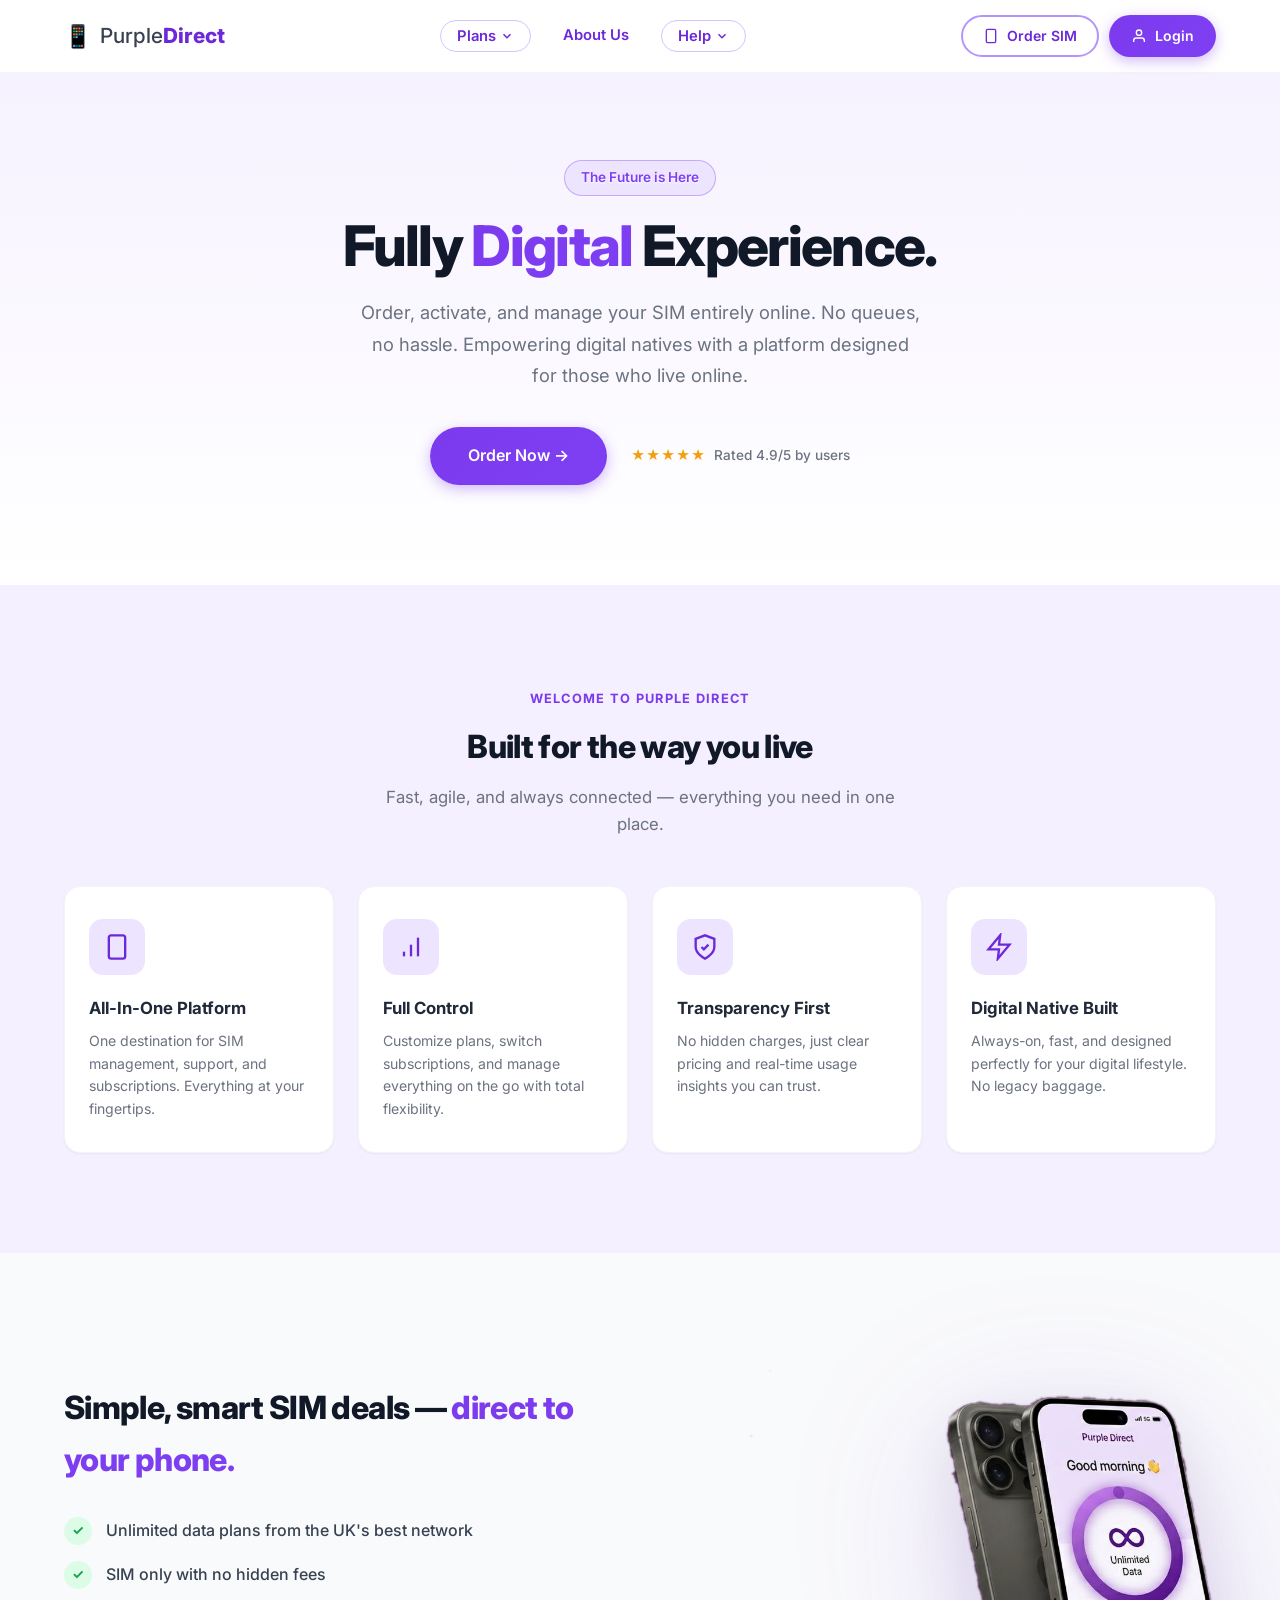
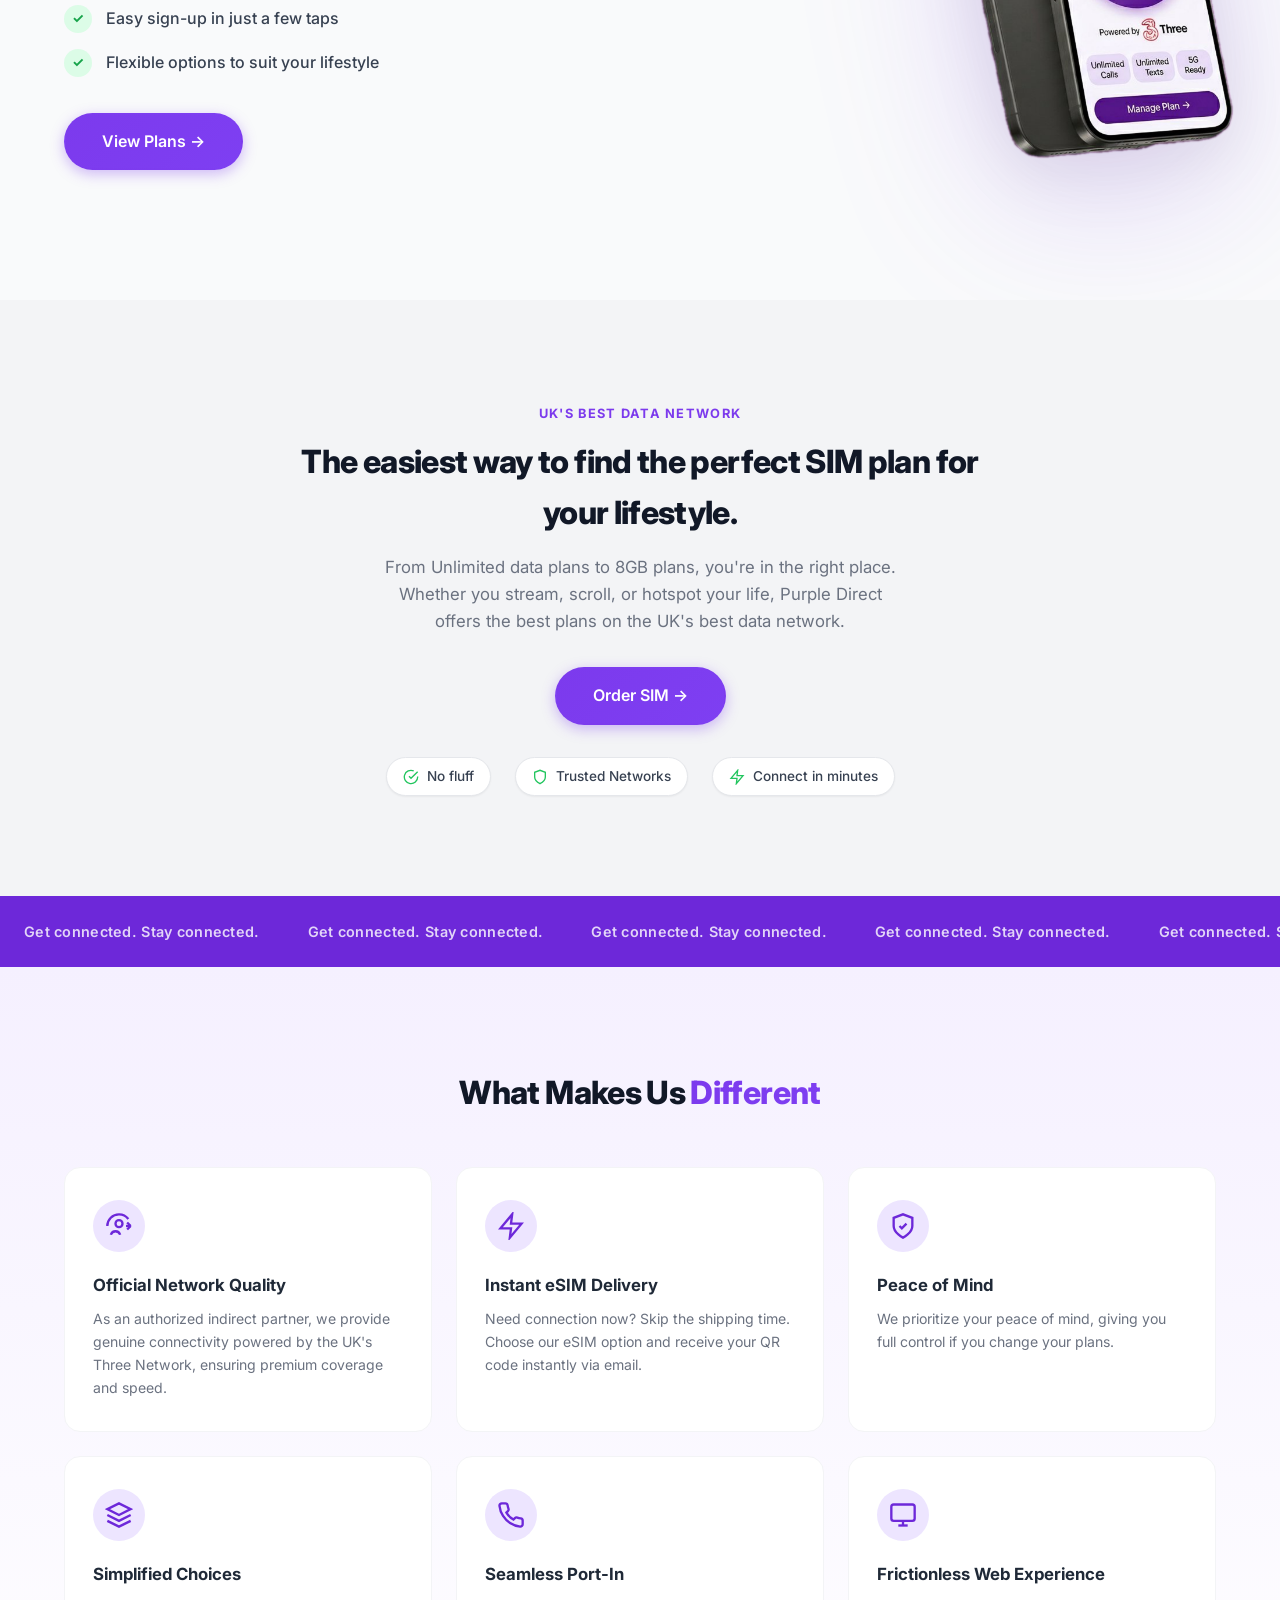
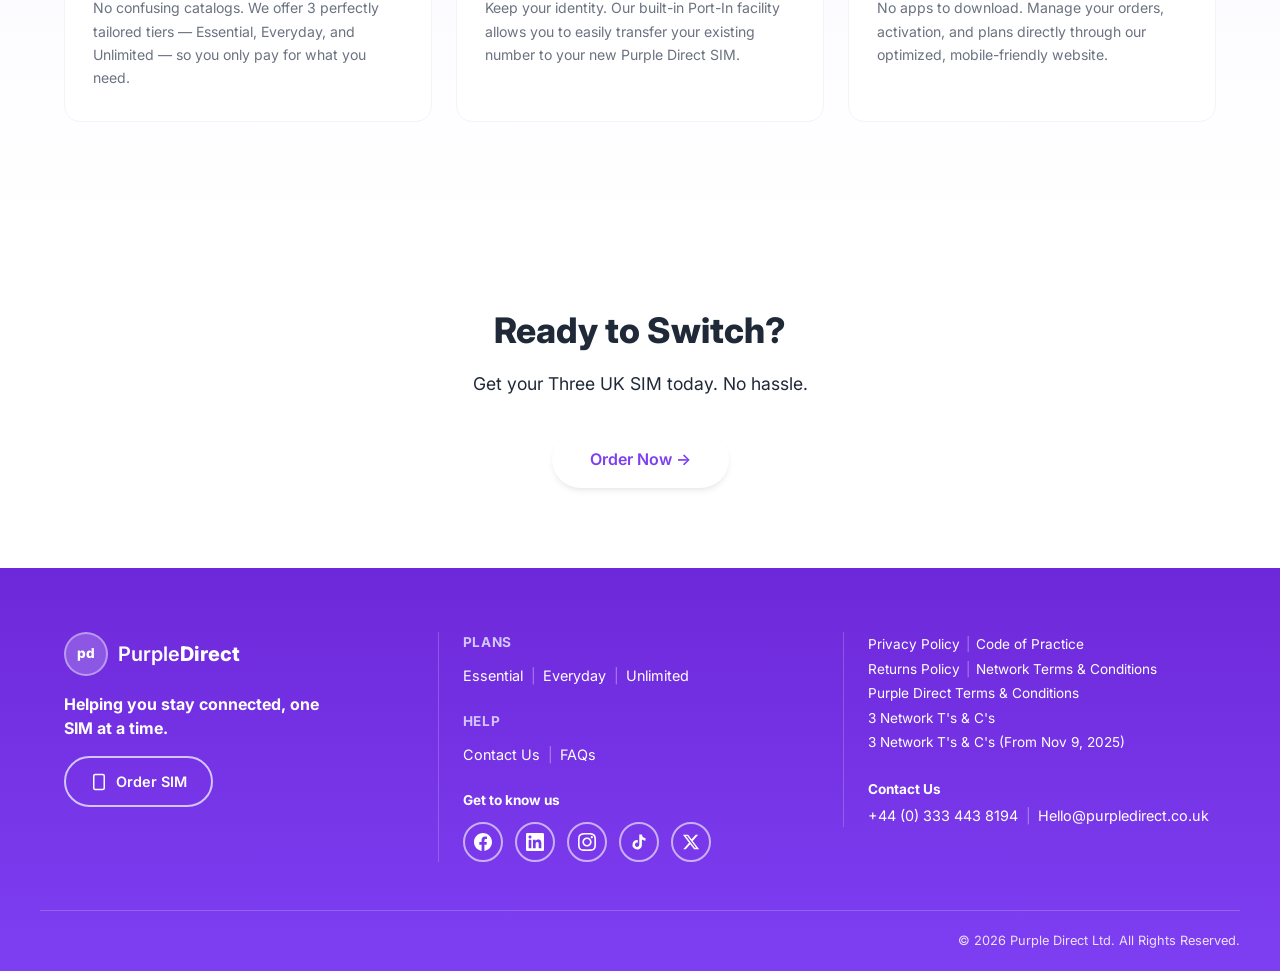
<file: about.html>
<!DOCTYPE html>
<html lang="en">
<head>
  <meta charset="UTF-8">
  <meta name="viewport" content="width=device-width, initial-scale=1.0">
  <title>About Us - Purple Direct</title>
  <link rel="preconnect" href="https://fonts.googleapis.com">
  <link href="https://fonts.googleapis.com/css2?family=Inter:wght@400;500;600;700;800&display=swap" rel="stylesheet">
  <link rel="stylesheet" href="styles.css">
</head>
<body>

  <!-- Header (same as index) -->
  <header class="header">
    <div class="container header-inner">
      <a href="index.html" class="logo">
        <span class="logo-icon">📱</span>
        <span class="logo-text">Purple<span class="logo-bold">Direct</span></span>
      </a>
      <nav class="nav">
        <div class="nav-dropdown">
          <button class="nav-link nav-link-trigger" aria-expanded="false">
            Plans
            <svg class="nav-chevron" width="14" height="14" viewBox="0 0 24 24" fill="none" stroke="currentColor" stroke-width="2.5"><path d="M6 9l6 6 6-6"/></svg>
          </button>
          <div class="mega-dropdown">
            <div class="mega-dropdown-inner">
              <div class="mega-sidebar">
                <h5 class="mega-sidebar-label">Browse Plans</h5>
                <a href="index.html#plans" class="mega-sidebar-item active">
                  <span class="mega-sidebar-icon"><svg width="18" height="18" viewBox="0 0 24 24" fill="none" stroke="currentColor" stroke-width="2"><path d="M22 12h-4l-3 9L9 3l-3 9H2"/></svg></span>
                  Unlimited
                </a>
                <a href="index.html#plans" class="mega-sidebar-item">
                  <span class="mega-sidebar-icon"><svg width="18" height="18" viewBox="0 0 24 24" fill="none" stroke="currentColor" stroke-width="2"><circle cx="12" cy="12" r="10"/><path d="M12 6v6l4 2"/></svg></span>
                  Everyday
                </a>
                <a href="index.html#plans" class="mega-sidebar-item">
                  <span class="mega-sidebar-icon"><svg width="18" height="18" viewBox="0 0 24 24" fill="none" stroke="currentColor" stroke-width="2"><path d="M12 2L2 7l10 5 10-5-10-5z"/><path d="M2 17l10 5 10-5"/><path d="M2 12l10 5 10-5"/></svg></span>
                  Essential
                </a>
              </div>
              <div class="mega-content">
                <div class="mega-plan-card visible" id="plan-unlimited">
                  <div class="mega-plan-header">
                    <span class="mega-plan-badge badge-purple">UNLIMITED</span>
                    <div class="mega-plan-pricing">
                      <div class="mega-plan-data-tag">Unlimited Data</div>
                      <div class="mega-plan-price-row"><span class="mega-plan-was">Was £30.00</span><span class="mega-plan-save">SAVE 25%</span></div>
                      <div class="mega-plan-price">£22.50<span>/Month</span></div>
                      <div class="mega-plan-term">£22.50 for 24 months</div>
                    </div>
                  </div>
                  <div class="mega-plan-network">
                    <span class="network-badge-dot"></span>
                    Powered by <img src="images/three.png" alt="Three" class="network-logo-img"> · 5G Network
                  </div>
                  <a href="checkout.html" class="btn btn-primary btn-block mega-plan-cta">Order SIM →</a>
                </div>
                <div class="mega-plan-card" id="plan-everyday">
                  <div class="mega-plan-header">
                    <span class="mega-plan-badge badge-green">EVERYDAY</span>
                    <div class="mega-plan-pricing">
                      <div class="mega-plan-data-tag">50GB Data</div>
                      <div class="mega-plan-price-row"><span class="mega-plan-was">Was £20.00</span><span class="mega-plan-save">SAVE 25%</span></div>
                      <div class="mega-plan-price">£15.00<span>/Month</span></div>
                      <div class="mega-plan-term">£15.00 for 24 months</div>
                    </div>
                  </div>
                  <div class="mega-plan-network">
                    <span class="network-badge-dot"></span>
                    Powered by <img src="images/three.png" alt="Three" class="network-logo-img"> · 5G Network
                  </div>
                  <a href="checkout.html" class="btn btn-primary btn-block mega-plan-cta">Order SIM →</a>
                </div>
                <div class="mega-plan-card" id="plan-essential">
                  <div class="mega-plan-header">
                    <span class="mega-plan-badge badge-amber">ESSENTIAL</span>
                    <div class="mega-plan-pricing">
                      <div class="mega-plan-data-tag">8GB Data</div>
                      <div class="mega-plan-price-row"><span class="mega-plan-was">Was £20.00</span><span class="mega-plan-save">SAVE 25%</span></div>
                      <div class="mega-plan-price">£15.00<span>/Month</span></div>
                      <div class="mega-plan-term">£15.00 Discount for 24 months</div>
                    </div>
                  </div>
                  <div class="mega-plan-network">
                    <span class="network-badge-dot"></span>
                    Powered by <img src="images/three.png" alt="Three" class="network-logo-img"> · 5G Network
                  </div>
                  <a href="checkout.html" class="btn btn-primary btn-block mega-plan-cta">Order SIM →</a>
                </div>
              </div>
            </div>
          </div>
        </div>
        <a href="about.html" class="nav-link nav-link-active">About Us</a>
        <div class="nav-dropdown">
          <button class="nav-link nav-link-trigger" aria-expanded="false">
            Help
            <svg class="nav-chevron" width="14" height="14" viewBox="0 0 24 24" fill="none" stroke="currentColor" stroke-width="2.5"><path d="M6 9l6 6 6-6"/></svg>
          </button>
          <div class="help-dropdown">
            <a href="contact.html">Contact Us</a>
            <a href="index.html#faq">FAQs</a>
          </div>
        </div>
      </nav>
      <div class="header-actions">
        <a href="checkout.html" class="btn btn-outline btn-sm">
          <svg width="16" height="16" viewBox="0 0 24 24" fill="none" stroke="currentColor" stroke-width="2"><rect x="5" y="2" width="14" height="20" rx="2"/><line x1="12" y1="18" x2="12" y2="18.01"/></svg>
          Order SIM
        </a>
        <a href="login.html" class="btn btn-primary btn-sm">
          <svg width="16" height="16" viewBox="0 0 24 24" fill="none" stroke="currentColor" stroke-width="2"><path d="M20 21v-2a4 4 0 00-4-4H8a4 4 0 00-4 4v2"/><circle cx="12" cy="7" r="4"/></svg>
          Login
        </a>
      </div>
      <button class="mobile-menu-btn" aria-label="Menu" onclick="document.body.classList.toggle('mobile-menu-open')">
        <span></span><span></span><span></span>
      </button>
    </div>
  </header>

  <!-- Mobile Menu -->
  <div class="mobile-menu">
    <div class="mobile-menu-overlay" onclick="document.body.classList.remove('mobile-menu-open')"></div>
    <div class="mobile-menu-panel">
      <div class="mobile-menu-header">
        <span class="logo-text">Purple<span class="logo-bold">Direct</span></span>
        <button class="mobile-menu-close" onclick="document.body.classList.remove('mobile-menu-open')" aria-label="Close">
          <svg width="24" height="24" viewBox="0 0 24 24" fill="none" stroke="currentColor" stroke-width="2"><path d="M18 6L6 18"/><path d="M6 6l12 12"/></svg>
        </button>
      </div>
      <nav class="mobile-menu-nav">
        <div class="mobile-menu-section">
          <div class="mobile-menu-label">Plans</div>
          <a href="index.html#plans" class="mobile-menu-link" onclick="document.body.classList.remove('mobile-menu-open')">
            <svg width="18" height="18" viewBox="0 0 24 24" fill="none" stroke="currentColor" stroke-width="2"><path d="M22 12h-4l-3 9L9 3l-3 9H2"/></svg>
            Unlimited
          </a>
          <a href="index.html#plans" class="mobile-menu-link" onclick="document.body.classList.remove('mobile-menu-open')">
            <svg width="18" height="18" viewBox="0 0 24 24" fill="none" stroke="currentColor" stroke-width="2"><circle cx="12" cy="12" r="10"/><path d="M12 6v6l4 2"/></svg>
            Everyday
          </a>
          <a href="index.html#plans" class="mobile-menu-link" onclick="document.body.classList.remove('mobile-menu-open')">
            <svg width="18" height="18" viewBox="0 0 24 24" fill="none" stroke="currentColor" stroke-width="2"><path d="M12 2L2 7l10 5 10-5-10-5z"/><path d="M2 17l10 5 10-5"/><path d="M2 12l10 5 10-5"/></svg>
            Essential
          </a>
        </div>
        <div class="mobile-menu-section">
          <div class="mobile-menu-label">Help</div>
          <a href="contact.html" class="mobile-menu-link" onclick="document.body.classList.remove('mobile-menu-open')">
            <svg width="18" height="18" viewBox="0 0 24 24" fill="none" stroke="currentColor" stroke-width="2"><path d="M21 15a2 2 0 01-2 2H7l-4 4V5a2 2 0 012-2h14a2 2 0 012 2z"/></svg>
            Contact Us
          </a>
          <a href="index.html#faq" class="mobile-menu-link" onclick="document.body.classList.remove('mobile-menu-open')">
            <svg width="18" height="18" viewBox="0 0 24 24" fill="none" stroke="currentColor" stroke-width="2"><path d="M21 15a2 2 0 01-2 2H7l-4 4V5a2 2 0 012-2h14a2 2 0 012 2z"/></svg>
            FAQs
          </a>
        </div>
        <a href="about.html" class="mobile-menu-link" onclick="document.body.classList.remove('mobile-menu-open')">
          <svg width="18" height="18" viewBox="0 0 24 24" fill="none" stroke="currentColor" stroke-width="2"><circle cx="12" cy="12" r="10"/><line x1="12" y1="16" x2="12" y2="12"/><line x1="12" y1="8" x2="12.01" y2="8"/></svg>
          About Us
        </a>
      </nav>
      <div class="mobile-menu-actions">
        <a href="checkout.html" class="btn btn-outline btn-block">
          <svg width="16" height="16" viewBox="0 0 24 24" fill="none" stroke="currentColor" stroke-width="2"><rect x="5" y="2" width="14" height="20" rx="2"/><line x1="12" y1="18" x2="12" y2="18.01"/></svg>
          Order SIM
        </a>
        <a href="login.html" class="btn btn-primary btn-block">
          <svg width="16" height="16" viewBox="0 0 24 24" fill="none" stroke="currentColor" stroke-width="2"><path d="M20 21v-2a4 4 0 00-4-4H8a4 4 0 00-4 4v2"/><circle cx="12" cy="7" r="4"/></svg>
          Login
        </a>
      </div>
    </div>
  </div>

  <!-- About Hero -->
  <section class="about-hero">
    <div class="container">
      <div class="about-hero-inner">
        <span class="hero-badge">The Future is Here</span>
        <h1 class="about-hero-title">Fully <span class="text-gradient">Digital</span> Experience.</h1>
        <p class="about-hero-subtitle">Order, activate, and manage your SIM entirely online. No queues, no hassle. Empowering digital natives with a platform designed for those who live online.</p>
        <div class="about-hero-actions">
          <a href="index.html#plans" class="btn btn-primary btn-lg">Order Now →</a>
          <div class="about-hero-rating">
            <span class="hero-stars">★★★★★</span>
            <span class="about-rating-text">Rated 4.9/5 by users</span>
          </div>
        </div>
      </div>
    </div>
  </section>

  <!-- Welcome / Values -->
  <section class="about-values">
    <div class="container">
      <div class="section-header">
        <span class="section-eyebrow">Welcome to Purple Direct</span>
        <h2 class="section-title">Built for the way you live</h2>
        <p class="section-subtitle">Fast, agile, and always connected — everything you need in one place.</p>
      </div>
      <div class="values-grid">
        <div class="value-card">
          <div class="value-icon">
            <svg width="28" height="28" viewBox="0 0 24 24" fill="none" stroke="currentColor" stroke-width="2"><rect x="5" y="2" width="14" height="20" rx="2"/><line x1="12" y1="18" x2="12" y2="18.01"/></svg>
          </div>
          <h3 class="value-title">All-In-One Platform</h3>
          <p class="value-desc">One destination for SIM management, support, and subscriptions. Everything at your fingertips.</p>
        </div>
        <div class="value-card">
          <div class="value-icon">
            <svg width="28" height="28" viewBox="0 0 24 24" fill="none" stroke="currentColor" stroke-width="2"><path d="M12 20V10"/><path d="M18 20V4"/><path d="M6 20v-4"/></svg>
          </div>
          <h3 class="value-title">Full Control</h3>
          <p class="value-desc">Customize plans, switch subscriptions, and manage everything on the go with total flexibility.</p>
        </div>
        <div class="value-card">
          <div class="value-icon">
            <svg width="28" height="28" viewBox="0 0 24 24" fill="none" stroke="currentColor" stroke-width="2"><path d="M12 22s8-4 8-10V5l-8-3-8 3v7c0 6 8 10 8 10z"/><path d="M9 12l2 2 4-4"/></svg>
          </div>
          <h3 class="value-title">Transparency First</h3>
          <p class="value-desc">No hidden charges, just clear pricing and real-time usage insights you can trust.</p>
        </div>
        <div class="value-card">
          <div class="value-icon">
            <svg width="28" height="28" viewBox="0 0 24 24" fill="none" stroke="currentColor" stroke-width="2"><path d="M13 2L3 14h9l-1 8 10-12h-9l1-8z"/></svg>
          </div>
          <h3 class="value-title">Digital Native Built</h3>
          <p class="value-desc">Always-on, fast, and designed perfectly for your digital lifestyle. No legacy baggage.</p>
        </div>
      </div>
    </div>
  </section>

  <!-- Benefits / Checklist -->
  <section class="about-benefits">
    <div class="container">
      <div class="about-benefits-inner">
        <div class="about-benefits-content">
          <h2 class="section-title">Simple, smart SIM deals — <span class="text-gradient">direct to your phone.</span></h2>
          <ul class="benefits-list">
            <li>
              <span class="benefit-check">✓</span>
              <span>Unlimited data plans from the UK's best network</span>
            </li>
            <li>
              <span class="benefit-check">✓</span>
              <span>SIM only with no hidden fees</span>
            </li>
            <li>
              <span class="benefit-check">✓</span>
              <span>Easy sign-up in just a few taps</span>
            </li>
            <li>
              <span class="benefit-check">✓</span>
              <span>Flexible options to suit your lifestyle</span>
            </li>
          </ul>
          <a href="index.html#plans" class="btn btn-primary btn-lg">View Plans →</a>
        </div>
        <div class="about-benefits-visual">
          <img src="images/phone_nobg_hires.png" alt="Purple Direct plan details showing 30GB data plan powered by Three network" class="about-phone-img" width="50%" height="auto">
        </div>
      </div>
    </div>
  </section>  

  <!-- Find Perfect Plan -->
  <section class="about-perfect-plan">
    <div class="container">
      <div class="perfect-plan-inner">
        <span class="section-eyebrow">UK's Best Data Network</span>
        <h2 class="section-title">The easiest way to find the perfect SIM plan for your lifestyle.</h2>
        <p class="section-subtitle">From Unlimited data plans to 8GB plans, you're in the right place. Whether you stream, scroll, or hotspot your life, Purple Direct offers the best plans on the UK's best data network.</p>
        <div class="perfect-plan-actions">
          <a href="index.html#plans" class="btn btn-primary btn-lg">Order SIM →</a>
        </div>
        <div class="perfect-plan-badges">
          <div class="trust-badge">
            <svg width="16" height="16" viewBox="0 0 24 24" fill="none" stroke="currentColor" stroke-width="2"><path d="M22 11.08V12a10 10 0 11-5.93-9.14"/><path d="M22 4L12 14.01l-3-3"/></svg>
            No fluff
          </div>
          <div class="trust-badge">
            <svg width="16" height="16" viewBox="0 0 24 24" fill="none" stroke="currentColor" stroke-width="2"><path d="M12 22s8-4 8-10V5l-8-3-8 3v7c0 6 8 10 8 10z"/></svg>
            Trusted Networks
          </div>
          <div class="trust-badge">
            <svg width="16" height="16" viewBox="0 0 24 24" fill="none" stroke="currentColor" stroke-width="2"><path d="M13 2L3 14h9l-1 8 10-12h-9l1-8z"/></svg>
            Connect in minutes
          </div>
        </div>
      </div>
    </div>
  </section>

  <!-- Marquee -->
  <section class="marquee-section">
    <div class="marquee-track">
      <div class="marquee-content">
        <span>Get connected. Stay connected.</span>
        <span>Get connected. Stay connected.</span>
        <span>Get connected. Stay connected.</span>
        <span>Get connected. Stay connected.</span>
        <span>Get connected. Stay connected.</span>
        <span>Get connected. Stay connected.</span>
        <span>Get connected. Stay connected.</span>
        <span>Get connected. Stay connected.</span>
        <span>Get connected. Stay connected.</span>
        <span>Get connected. Stay connected.</span>
      </div>
      <div class="marquee-content" aria-hidden="true">
        <span>Get connected. Stay connected.</span>
        <span>Get connected. Stay connected.</span>
        <span>Get connected. Stay connected.</span>
        <span>Get connected. Stay connected.</span>
        <span>Get connected. Stay connected.</span>
        <span>Get connected. Stay connected.</span>
        <span>Get connected. Stay connected.</span>
        <span>Get connected. Stay connected.</span>
        <span>Get connected. Stay connected.</span>
        <span>Get connected. Stay connected.</span>
      </div>
    </div>
  </section>

  <!-- What Makes Us Different -->
  <section class="about-differentiators">
    <div class="container">
      <div class="section-header">
        <h2 class="section-title">What Makes Us <span class="text-gradient">Different</span></h2>
      </div>
      <div class="diff-grid">
        <div class="diff-card">
          <div class="diff-icon">
            <svg width="28" height="28" viewBox="0 0 24 24" fill="none" stroke="currentColor" stroke-width="2"><path d="M2 12C2 6.5 6.5 2 12 2a10 10 0 018 4"/><path d="M5 19.5C5.5 18 7 16.5 9 16.5s3.5 1.5 4 3"/><circle cx="12" cy="10" r="3"/><path d="M22 12h-4"/><path d="M22 12l-3-3"/><path d="M22 12l-3 3"/></svg>
          </div>
          <h3 class="diff-title">Official Network Quality</h3>
          <p class="diff-desc">As an authorized indirect partner, we provide genuine connectivity powered by the UK's Three Network, ensuring premium coverage and speed.</p>
        </div>
        <div class="diff-card">
          <div class="diff-icon">
            <svg width="28" height="28" viewBox="0 0 24 24" fill="none" stroke="currentColor" stroke-width="2"><path d="M13 2L3 14h9l-1 8 10-12h-9l1-8z"/></svg>
          </div>
          <h3 class="diff-title">Instant eSIM Delivery</h3>
          <p class="diff-desc">Need connection now? Skip the shipping time. Choose our eSIM option and receive your QR code instantly via email.</p>
        </div>
        <div class="diff-card">
          <div class="diff-icon">
            <svg width="28" height="28" viewBox="0 0 24 24" fill="none" stroke="currentColor" stroke-width="2"><path d="M12 22s8-4 8-10V5l-8-3-8 3v7c0 6 8 10 8 10z"/><path d="M9 12l2 2 4-4"/></svg>
          </div>
          <h3 class="diff-title">Peace of Mind</h3>
          <p class="diff-desc">We prioritize your peace of mind, giving you full control if you change your plans.</p>
        </div>
        <div class="diff-card">
          <div class="diff-icon">
            <svg width="28" height="28" viewBox="0 0 24 24" fill="none" stroke="currentColor" stroke-width="2"><path d="M12 2L2 7l10 5 10-5-10-5z"/><path d="M2 17l10 5 10-5"/><path d="M2 12l10 5 10-5"/></svg>
          </div>
          <h3 class="diff-title">Simplified Choices</h3>
          <p class="diff-desc">No confusing catalogs. We offer 3 perfectly tailored tiers — Essential, Everyday, and Unlimited — so you only pay for what you need.</p>
        </div>
        <div class="diff-card">
          <div class="diff-icon">
            <svg width="28" height="28" viewBox="0 0 24 24" fill="none" stroke="currentColor" stroke-width="2"><path d="M22 16.92v3a2 2 0 01-2.18 2 19.79 19.79 0 01-8.63-3.07 19.5 19.5 0 01-6-6A19.79 19.79 0 012.12 4.18 2 2 0 014.11 2h3a2 2 0 012 1.72c.127.96.361 1.903.7 2.81a2 2 0 01-.45 2.11L8.09 9.91a16 16 0 006 6l1.27-1.27a2 2 0 012.11-.45c.907.339 1.85.573 2.81.7A2 2 0 0122 16.92z"/></svg>
          </div>
          <h3 class="diff-title">Seamless Port-In</h3>
          <p class="diff-desc">Keep your identity. Our built-in Port-In facility allows you to easily transfer your existing number to your new Purple Direct SIM.</p>
        </div>
        <div class="diff-card">
          <div class="diff-icon">
            <svg width="28" height="28" viewBox="0 0 24 24" fill="none" stroke="currentColor" stroke-width="2"><rect x="2" y="3" width="20" height="14" rx="2"/><line x1="8" y1="21" x2="16" y2="21"/><line x1="12" y1="17" x2="12" y2="21"/></svg>
          </div>
          <h3 class="diff-title">Frictionless Web Experience</h3>
          <p class="diff-desc">No apps to download. Manage your orders, activation, and plans directly through our optimized, mobile-friendly website.</p>
        </div>
      </div>
    </div>
  </section>

  <!-- CTA -->
  <section class="cta">
    <div class="container cta-inner">
      <h2 class="cta-title">Ready to Switch?</h2>
      <p class="cta-subtitle">Get your Three UK SIM today. No hassle.</p>
      <a href="index.html#plans" class="btn btn-white btn-lg">Order Now →</a>
    </div>
  </section>

  <!-- Footer -->
  <footer class="footer">
    <div class="container footer-inner">
      <div class="footer-brand">
        <a href="index.html" class="footer-logo">
          <span class="footer-logo-icon">pd</span>
          <span class="footer-logo-text">Purple<span class="footer-logo-bold">Direct</span></span>
        </a>
        <p class="footer-tagline">Helping you stay connected, one SIM at a time.</p>
        <a href="checkout.html" class="btn btn-footer-cta">
          <svg width="18" height="18" viewBox="0 0 24 24" fill="none" stroke="currentColor" stroke-width="2"><rect x="5" y="2" width="14" height="20" rx="2"/><line x1="12" y1="18" x2="12" y2="18.01"/></svg>
          Order SIM
        </a>
      </div>
      <div class="footer-nav">
        <div class="footer-col">
          <h5 class="footer-heading">Plans</h5>
          <div class="footer-links-inline">
            <a href="index.html#plans">Essential</a><span class="footer-sep">|</span>
            <a href="index.html#plans">Everyday</a><span class="footer-sep">|</span>
            <a href="index.html#plans">Unlimited</a>
          </div>
        </div>
        <div class="footer-col">
          <h5 class="footer-heading">Help</h5>
          <div class="footer-links-inline">
            <a href="contact.html">Contact Us</a><span class="footer-sep">|</span>
            <a href="index.html#faq">FAQs</a>
          </div>
        </div>
        <div class="footer-col">
          <h5 class="footer-heading footer-heading-white">Get to know us</h5>
          <div class="footer-social">
            <a href="#" class="footer-social-link" aria-label="Facebook"><svg width="18" height="18" viewBox="0 0 24 24" fill="currentColor"><path d="M24 12.073c0-6.627-5.373-12-12-12s-12 5.373-12 12c0 5.99 4.388 10.954 10.125 11.854v-8.385H7.078v-3.47h3.047V9.43c0-3.007 1.792-4.669 4.533-4.669 1.312 0 2.686.235 2.686.235v2.953H15.83c-1.491 0-1.956.925-1.956 1.874v2.25h3.328l-.532 3.47h-2.796v8.385C19.612 23.027 24 18.062 24 12.073z"/></svg></a>
            <a href="#" class="footer-social-link" aria-label="LinkedIn"><svg width="18" height="18" viewBox="0 0 24 24" fill="currentColor"><path d="M20.447 20.452h-3.554v-5.569c0-1.328-.027-3.037-1.852-3.037-1.853 0-2.136 1.445-2.136 2.939v5.667H9.351V9h3.414v1.561h.046c.477-.9 1.637-1.85 3.37-1.85 3.601 0 4.267 2.37 4.267 5.455v6.286zM5.337 7.433c-1.144 0-2.063-.926-2.063-2.065 0-1.138.92-2.063 2.063-2.063 1.14 0 2.064.925 2.064 2.063 0 1.139-.925 2.065-2.064 2.065zm1.782 13.019H3.555V9h3.564v11.452zM22.225 0H1.771C.792 0 0 .774 0 1.729v20.542C0 23.227.792 24 1.771 24h20.451C23.2 24 24 23.227 24 22.271V1.729C24 .774 23.2 0 22.222 0h.003z"/></svg></a>
            <a href="#" class="footer-social-link" aria-label="Instagram"><svg width="18" height="18" viewBox="0 0 24 24" fill="currentColor"><path d="M12 2.163c3.204 0 3.584.012 4.85.07 3.252.148 4.771 1.691 4.919 4.919.058 1.265.069 1.645.069 4.849 0 3.205-.012 3.584-.069 4.849-.149 3.225-1.664 4.771-4.919 4.919-1.266.058-1.644.07-4.85.07-3.204 0-3.584-.012-4.849-.07-3.26-.149-4.771-1.699-4.919-4.92-.058-1.265-.07-1.644-.07-4.849 0-3.204.013-3.583.07-4.849.149-3.227 1.664-4.771 4.919-4.919 1.266-.057 1.645-.069 4.849-.069zm0-2.163c-3.259 0-3.667.014-4.947.072-4.358.2-6.78 2.618-6.98 6.98-.059 1.281-.073 1.689-.073 4.948 0 3.259.014 3.668.072 4.948.2 4.358 2.618 6.78 6.98 6.98 1.281.058 1.689.072 4.948.072 3.259 0 3.668-.014 4.948-.072 4.354-.2 6.782-2.618 6.979-6.98.059-1.28.073-1.689.073-4.948 0-3.259-.014-3.667-.072-4.947-.196-4.354-2.617-6.78-6.979-6.98-1.281-.059-1.69-.073-4.949-.073zm0 5.838c-3.403 0-6.162 2.759-6.162 6.162s2.759 6.163 6.162 6.163 6.162-2.759 6.162-6.163c0-3.403-2.759-6.162-6.162-6.162zm0 10.162c-2.209 0-4-1.79-4-4 0-2.209 1.791-4 4-4s4 1.791 4 4c0 2.21-1.791 4-4 4zm6.406-11.845c-.796 0-1.441.645-1.441 1.44s.645 1.44 1.441 1.44c.795 0 1.439-.645 1.439-1.44s-.644-1.44-1.439-1.44z"/></svg></a>
            <a href="#" class="footer-social-link" aria-label="TikTok"><svg width="18" height="18" viewBox="0 0 24 24" fill="currentColor"><path d="M19.59 6.69a4.83 4.83 0 0 1-3.77-4.25V2h-3.45v13.67a2.89 2.89 0 0 1-5.2 1.74 2.89 2.89 0 0 1 2.31-4.64 2.93 2.93 0 0 1 .88.13V9.4a6.84 6.84 0 0 0-1-.05A6.33 6.33 0 0 0 5 20.1a6.34 6.34 0 0 0 10.86-4.43v-7a8.16 8.16 0 0 0 4.77 1.52v-3.4a4.85 4.85 0 0 1-1-.1z"/></svg></a>
            <a href="#" class="footer-social-link" aria-label="Twitter"><svg width="18" height="18" viewBox="0 0 24 24" fill="currentColor"><path d="M18.244 2.25h3.308l-7.227 8.26 8.502 11.24H16.17l-5.214-6.817L4.99 21.75H1.68l7.73-8.835L1.254 2.25H8.08l4.713 6.231zm-1.161 17.52h1.833L7.084 4.126H5.117z"/></svg></a>
          </div>
        </div>
      </div>
      <div class="footer-legal-contact">
        <div class="footer-legal">
          <a href="#">Privacy Policy</a><span class="footer-sep">|</span><a href="#">Code of Practice</a><br>
          <a href="#">Returns Policy</a><span class="footer-sep">|</span><a href="#">Network Terms &amp; Conditions</a><br>
          <a href="#">Purple Direct Terms &amp; Conditions</a><br>
          <a href="#">3 Network T's &amp; C's</a><br>
          <a href="#">3 Network T's &amp; C's (From Nov 9, 2025)</a>
        </div>
        <div class="footer-contact">
          <h5 class="footer-heading footer-heading-white">Contact Us</h5>
          <div class="footer-links-inline">
            <a href="tel:+4403334438194">+44 (0) 333 443 8194</a><span class="footer-sep">|</span>
            <a href="mailto:Hello@purpledirect.co.uk">Hello@purpledirect.co.uk</a>
          </div>
        </div>
      </div>
    </div>
    <div class="container footer-bottom">
      <p>&copy; 2026 Purple Direct Ltd. All Rights Reserved.</p>
    </div>
  </footer>

  <script>
    document.querySelectorAll('.nav-link-trigger').forEach(trigger => {
      trigger.addEventListener('click', (e) => {
        e.preventDefault();
        const dropdown = trigger.closest('.nav-dropdown');
        const isOpen = dropdown.classList.contains('open');
        document.querySelectorAll('.nav-dropdown').forEach(d => d.classList.remove('open'));
        if (!isOpen) dropdown.classList.add('open');
      });
    });
    document.addEventListener('click', (e) => {
      if (!e.target.closest('.nav-dropdown')) {
        document.querySelectorAll('.nav-dropdown').forEach(d => d.classList.remove('open'));
      }
    });
  </script>

</body>
</html>
</file>
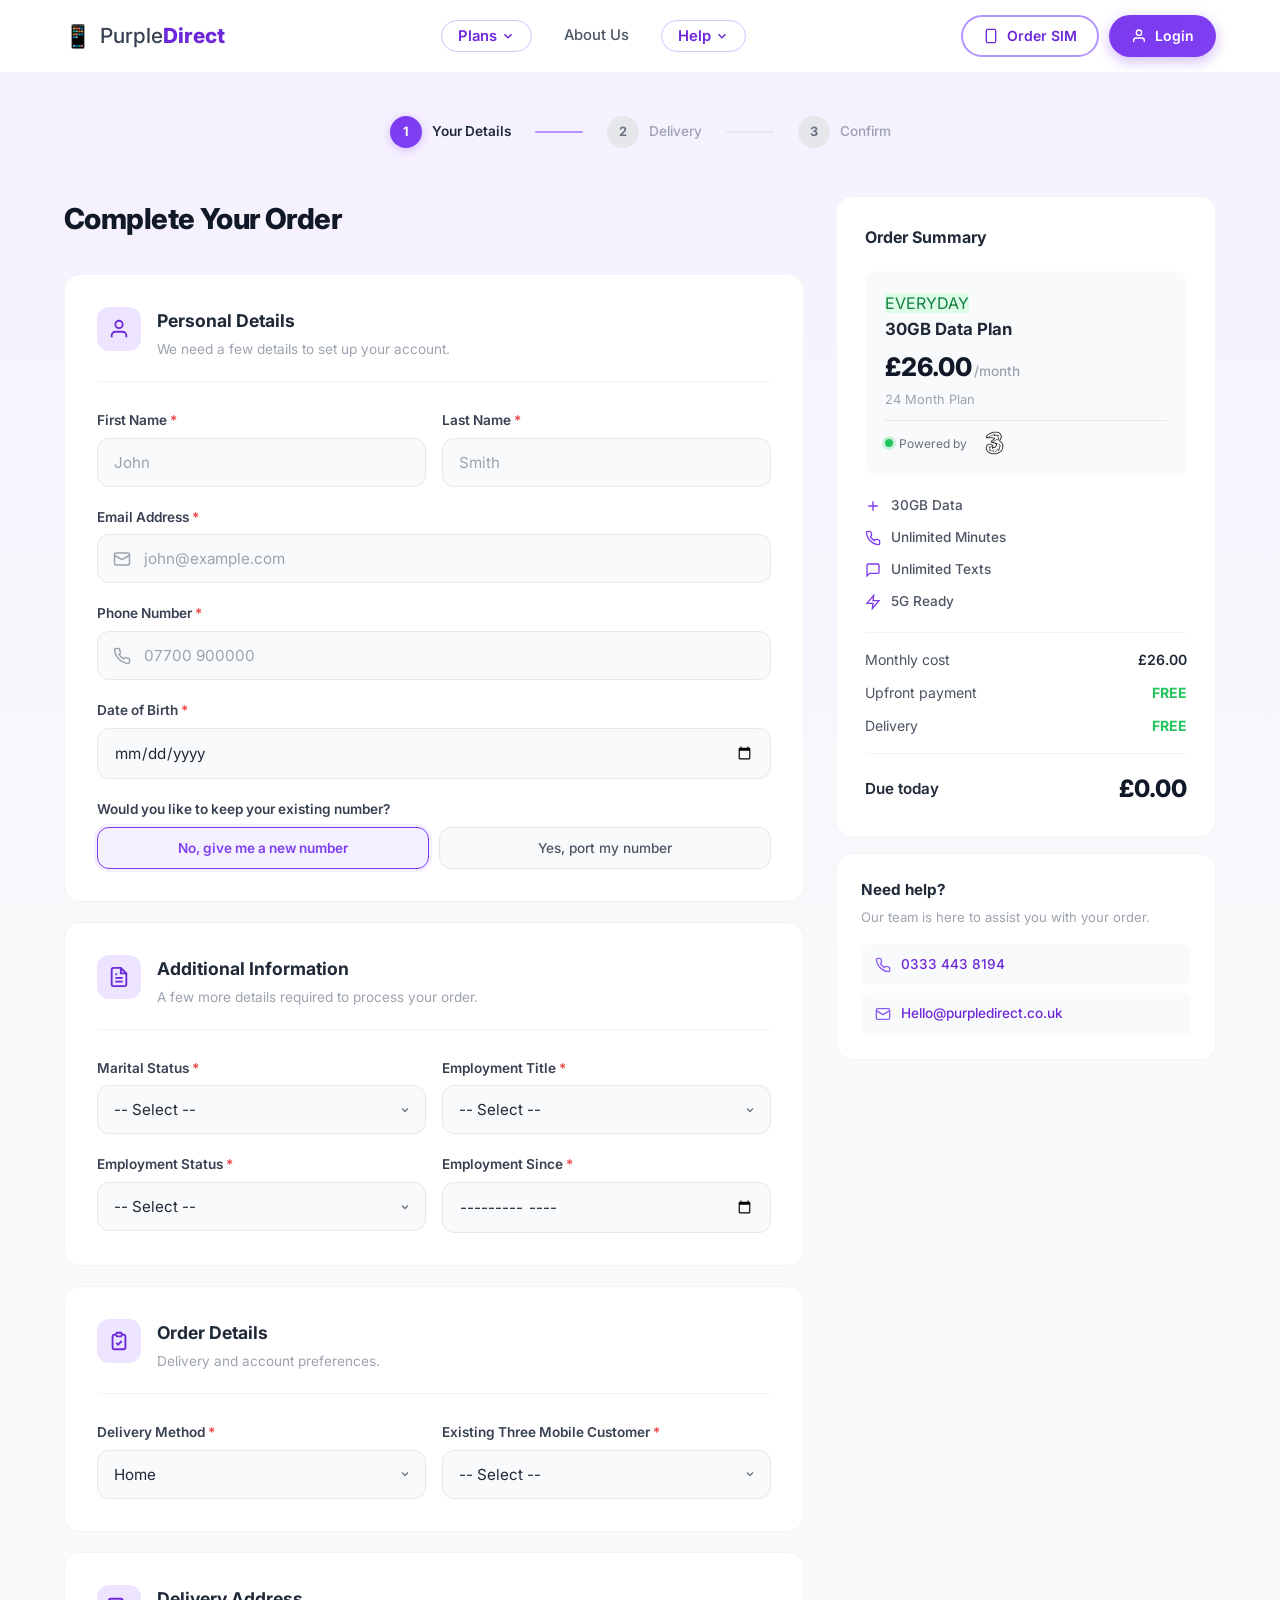
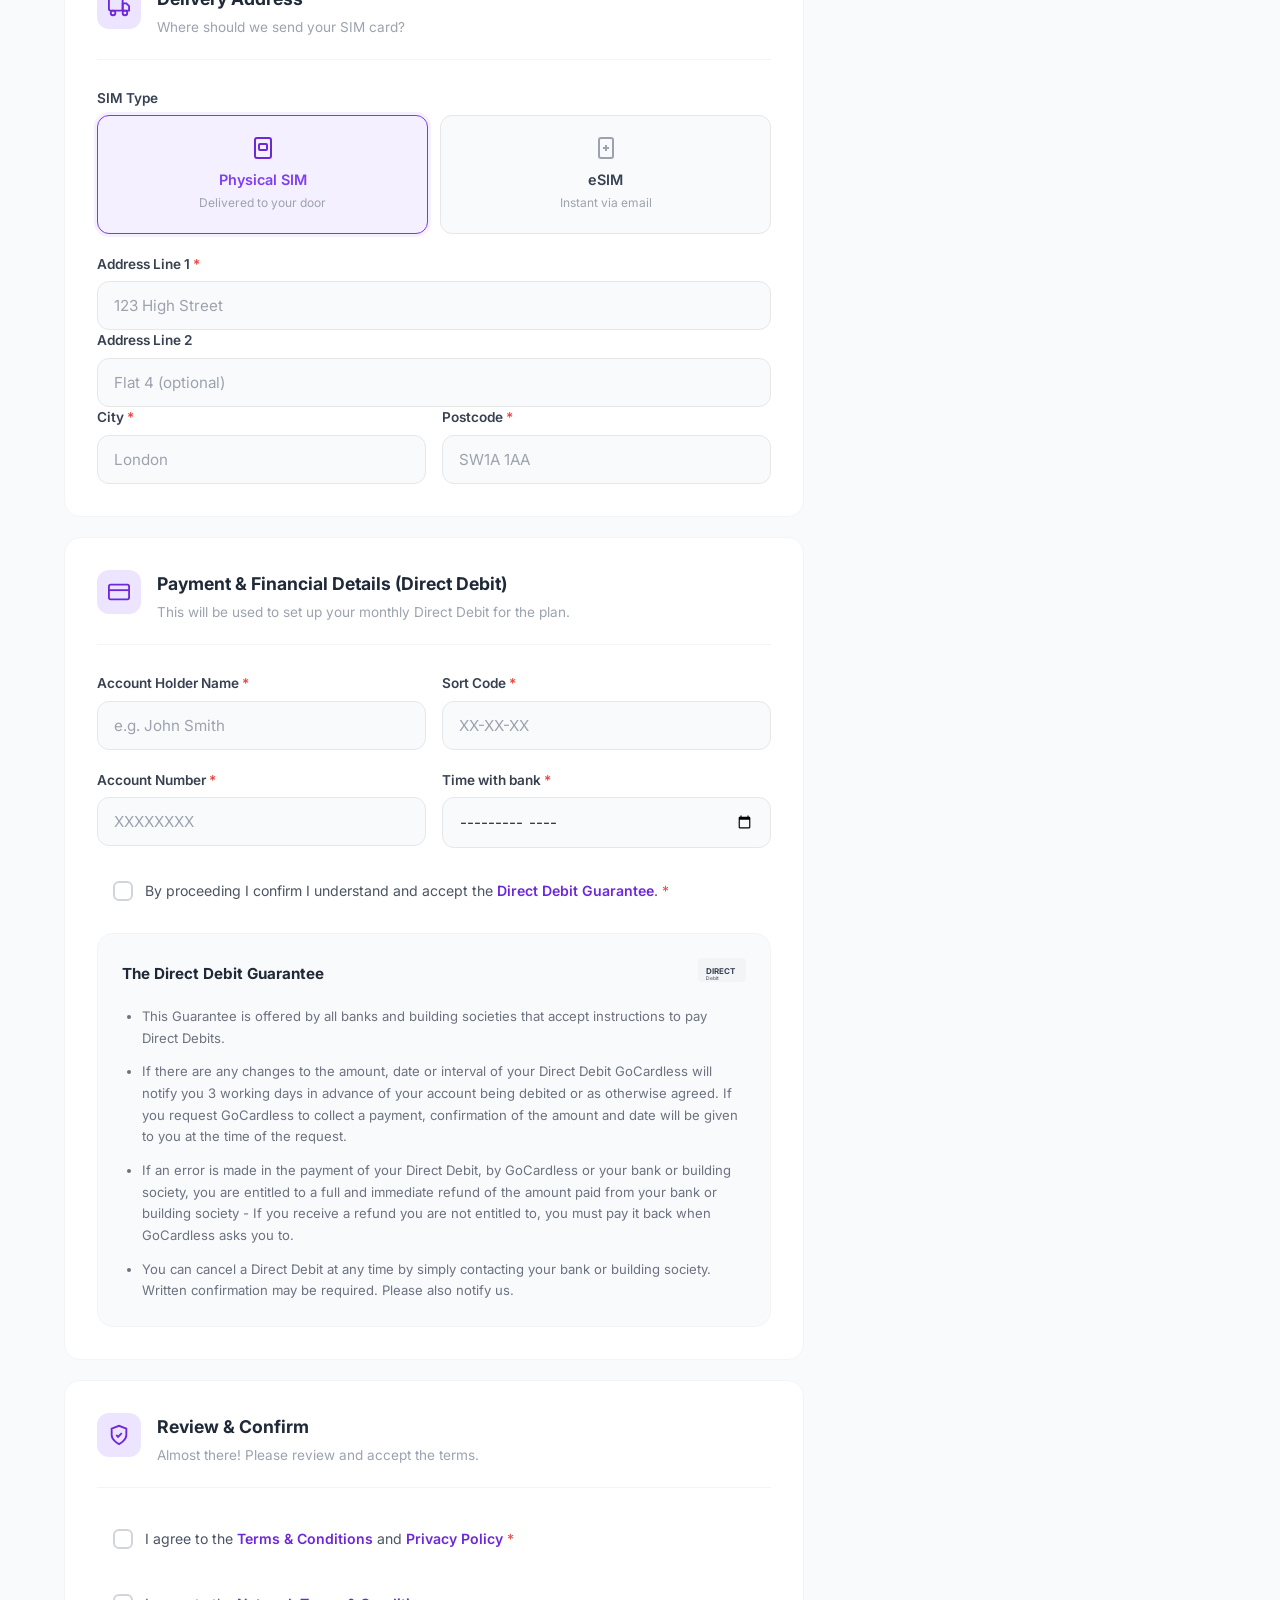
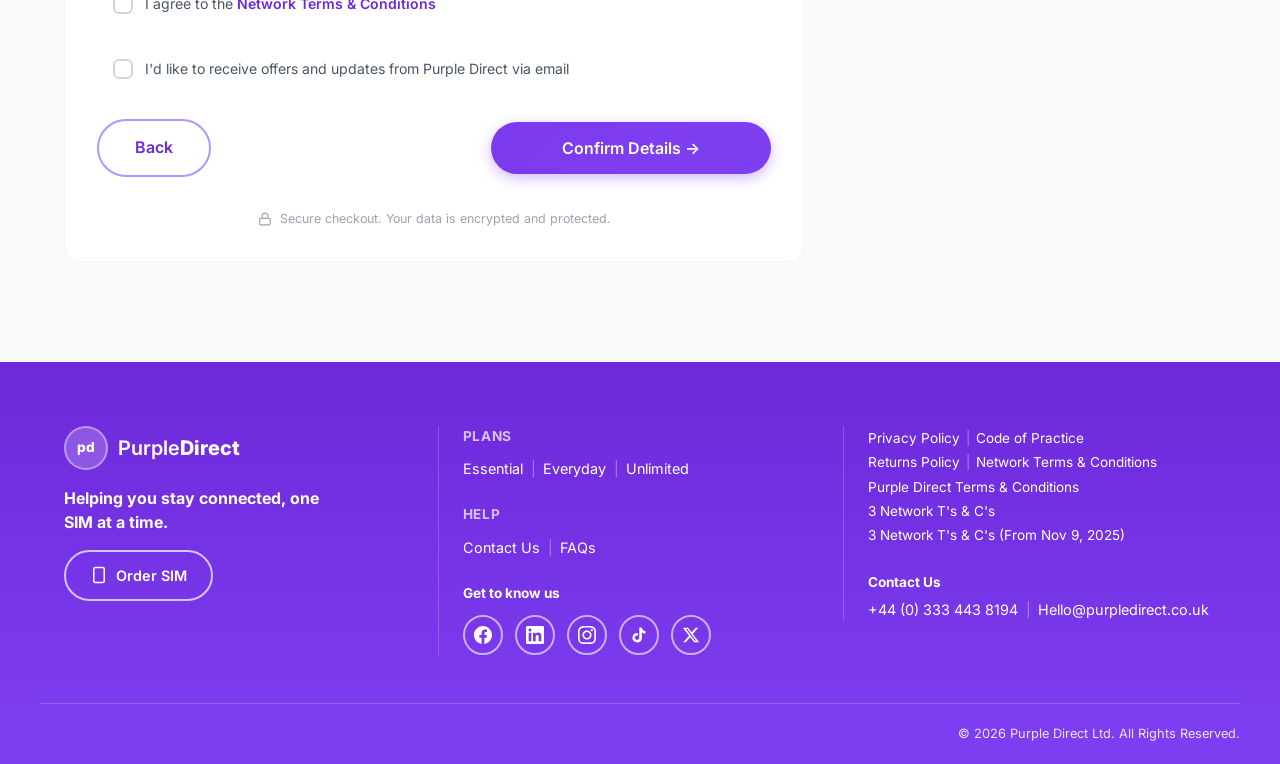
<file: checkout.html>
<!DOCTYPE html>
<html lang="en">
<head>
  <meta charset="UTF-8">
  <meta name="viewport" content="width=device-width, initial-scale=1.0">
  <title>Complete Your Order - Purple Direct</title>
  <link rel="preconnect" href="https://fonts.googleapis.com">
  <link href="https://fonts.googleapis.com/css2?family=Inter:wght@400;500;600;700;800&display=swap" rel="stylesheet">
  <link rel="stylesheet" href="styles.css">
</head>
<body>

  <!-- Header (same as index) -->
  <header class="header">
    <div class="container header-inner">
      <a href="index.html" class="logo">
        <span class="logo-icon">📱</span>
        <span class="logo-text">Purple<span class="logo-bold">Direct</span></span>
      </a>
      <nav class="nav">
        <div class="nav-dropdown">
          <button class="nav-link nav-link-trigger" aria-expanded="false">
            Plans
            <svg class="nav-chevron" width="14" height="14" viewBox="0 0 24 24" fill="none" stroke="currentColor" stroke-width="2.5"><path d="M6 9l6 6 6-6"/></svg>
          </button>
          <div class="mega-dropdown">
            <div class="mega-dropdown-inner">
              <div class="mega-sidebar">
                <h5 class="mega-sidebar-label">Browse Plans</h5>
                <a href="index.html#plans" class="mega-sidebar-item active">
                  <span class="mega-sidebar-icon"><svg width="18" height="18" viewBox="0 0 24 24" fill="none" stroke="currentColor" stroke-width="2"><path d="M22 12h-4l-3 9L9 3l-3 9H2"/></svg></span>
                  Unlimited
                </a>
                <a href="index.html#plans" class="mega-sidebar-item">
                  <span class="mega-sidebar-icon"><svg width="18" height="18" viewBox="0 0 24 24" fill="none" stroke="currentColor" stroke-width="2"><circle cx="12" cy="12" r="10"/><path d="M12 6v6l4 2"/></svg></span>
                  Everyday
                </a>
                <a href="index.html#plans" class="mega-sidebar-item">
                  <span class="mega-sidebar-icon"><svg width="18" height="18" viewBox="0 0 24 24" fill="none" stroke="currentColor" stroke-width="2"><path d="M12 2L2 7l10 5 10-5-10-5z"/><path d="M2 17l10 5 10-5"/><path d="M2 12l10 5 10-5"/></svg></span>
                  Essential
                </a>
              </div>
              <div class="mega-content">
                <div class="mega-plan-card visible" id="plan-unlimited">
                  <div class="mega-plan-header">
                    <span class="mega-plan-badge badge-purple">UNLIMITED</span>
                    <div class="mega-plan-pricing">
                      <div class="mega-plan-data-tag">Unlimited Data</div>
                      <div class="mega-plan-price-row"><span class="mega-plan-was">Was £30.00</span><span class="mega-plan-save">SAVE 25%</span></div>
                      <div class="mega-plan-price">£22.50<span>/Month</span></div>
                      <div class="mega-plan-term">£22.50 for 24 months</div>
                    </div>
                  </div>
                  <div class="mega-plan-network">
                    <span class="network-badge-dot"></span>
                    Powered by <img src="images/three.png" alt="Three" class="network-logo-img"> · 5G Network
                  </div>
                  <a href="checkout.html" class="btn btn-primary btn-block mega-plan-cta">Order SIM →</a>
                </div>
                <div class="mega-plan-card" id="plan-everyday">
                  <div class="mega-plan-header">
                    <span class="mega-plan-badge badge-green">EVERYDAY</span>
                    <div class="mega-plan-pricing">
                      <div class="mega-plan-data-tag">50GB Data</div>
                      <div class="mega-plan-price-row"><span class="mega-plan-was">Was £20.00</span><span class="mega-plan-save">SAVE 25%</span></div>
                      <div class="mega-plan-price">£15.00<span>/Month</span></div>
                      <div class="mega-plan-term">£15.00 for 24 months</div>
                    </div>
                  </div>
                  <div class="mega-plan-network">
                    <span class="network-badge-dot"></span>
                    Powered by <img src="images/three.png" alt="Three" class="network-logo-img"> · 5G Network
                  </div>
                  <a href="checkout.html" class="btn btn-primary btn-block mega-plan-cta">Order SIM →</a>
                </div>
                <div class="mega-plan-card" id="plan-essential">
                  <div class="mega-plan-header">
                    <span class="mega-plan-badge badge-amber">ESSENTIAL</span>
                    <div class="mega-plan-pricing">
                      <div class="mega-plan-data-tag">8GB Data</div>
                      <div class="mega-plan-price-row"><span class="mega-plan-was">Was £20.00</span><span class="mega-plan-save">SAVE 25%</span></div>
                      <div class="mega-plan-price">£15.00<span>/Month</span></div>
                      <div class="mega-plan-term">£15.00 Discount for 24 months</div>
                    </div>
                  </div>
                  <div class="mega-plan-network">
                    <span class="network-badge-dot"></span>
                    Powered by <img src="images/three.png" alt="Three" class="network-logo-img"> · 5G Network
                  </div>
                  <a href="checkout.html" class="btn btn-primary btn-block mega-plan-cta">Order SIM →</a>
                </div>
              </div>
            </div>
          </div>
        </div>
        <a href="about.html" class="nav-link">About Us</a>
        <div class="nav-dropdown">
          <button class="nav-link nav-link-trigger" aria-expanded="false">
            Help
            <svg class="nav-chevron" width="14" height="14" viewBox="0 0 24 24" fill="none" stroke="currentColor" stroke-width="2.5"><path d="M6 9l6 6 6-6"/></svg>
          </button>
          <div class="help-dropdown">
            <a href="contact.html">Contact Us</a>
            <a href="index.html#faq">FAQs</a>
          </div>
        </div>
      </nav>
      <div class="header-actions">
        <a href="checkout.html" class="btn btn-outline btn-sm">
          <svg width="16" height="16" viewBox="0 0 24 24" fill="none" stroke="currentColor" stroke-width="2"><rect x="5" y="2" width="14" height="20" rx="2"/><line x1="12" y1="18" x2="12" y2="18.01"/></svg>
          Order SIM
        </a>
        <a href="login.html" class="btn btn-primary btn-sm">
          <svg width="16" height="16" viewBox="0 0 24 24" fill="none" stroke="currentColor" stroke-width="2"><path d="M20 21v-2a4 4 0 00-4-4H8a4 4 0 00-4 4v2"/><circle cx="12" cy="7" r="4"/></svg>
          Login
        </a>
      </div>
      <button class="mobile-menu-btn" aria-label="Menu" onclick="document.body.classList.toggle('mobile-menu-open')">
        <span></span><span></span><span></span>
      </button>
    </div>
  </header>

  <!-- Mobile Menu -->
  <div class="mobile-menu">
    <div class="mobile-menu-overlay" onclick="document.body.classList.remove('mobile-menu-open')"></div>
    <div class="mobile-menu-panel">
      <div class="mobile-menu-header">
        <span class="logo-text">Purple<span class="logo-bold">Direct</span></span>
        <button class="mobile-menu-close" onclick="document.body.classList.remove('mobile-menu-open')" aria-label="Close">
          <svg width="24" height="24" viewBox="0 0 24 24" fill="none" stroke="currentColor" stroke-width="2"><path d="M18 6L6 18"/><path d="M6 6l12 12"/></svg>
        </button>
      </div>
      <nav class="mobile-menu-nav">
        <div class="mobile-menu-section">
          <div class="mobile-menu-label">Plans</div>
          <a href="index.html#plans" class="mobile-menu-link" onclick="document.body.classList.remove('mobile-menu-open')">
            <svg width="18" height="18" viewBox="0 0 24 24" fill="none" stroke="currentColor" stroke-width="2"><path d="M22 12h-4l-3 9L9 3l-3 9H2"/></svg>
            Unlimited
          </a>
          <a href="index.html#plans" class="mobile-menu-link" onclick="document.body.classList.remove('mobile-menu-open')">
            <svg width="18" height="18" viewBox="0 0 24 24" fill="none" stroke="currentColor" stroke-width="2"><circle cx="12" cy="12" r="10"/><path d="M12 6v6l4 2"/></svg>
            Everyday
          </a>
          <a href="index.html#plans" class="mobile-menu-link" onclick="document.body.classList.remove('mobile-menu-open')">
            <svg width="18" height="18" viewBox="0 0 24 24" fill="none" stroke="currentColor" stroke-width="2"><path d="M12 2L2 7l10 5 10-5-10-5z"/><path d="M2 17l10 5 10-5"/><path d="M2 12l10 5 10-5"/></svg>
            Essential
          </a>
        </div>
        <div class="mobile-menu-section">
          <div class="mobile-menu-label">Help</div>
          <a href="contact.html" class="mobile-menu-link" onclick="document.body.classList.remove('mobile-menu-open')">
            <svg width="18" height="18" viewBox="0 0 24 24" fill="none" stroke="currentColor" stroke-width="2"><path d="M21 15a2 2 0 01-2 2H7l-4 4V5a2 2 0 012-2h14a2 2 0 012 2z"/></svg>
            Contact Us
          </a>
          <a href="index.html#faq" class="mobile-menu-link" onclick="document.body.classList.remove('mobile-menu-open')">
            <svg width="18" height="18" viewBox="0 0 24 24" fill="none" stroke="currentColor" stroke-width="2"><path d="M21 15a2 2 0 01-2 2H7l-4 4V5a2 2 0 012-2h14a2 2 0 012 2z"/></svg>
            FAQs
          </a>
        </div>
        <a href="about.html" class="mobile-menu-link" onclick="document.body.classList.remove('mobile-menu-open')">
          <svg width="18" height="18" viewBox="0 0 24 24" fill="none" stroke="currentColor" stroke-width="2"><circle cx="12" cy="12" r="10"/><line x1="12" y1="16" x2="12" y2="12"/><line x1="12" y1="8" x2="12.01" y2="8"/></svg>
          About Us
        </a>
      </nav>
      <div class="mobile-menu-actions">
        <a href="checkout.html" class="btn btn-outline btn-block">
          <svg width="16" height="16" viewBox="0 0 24 24" fill="none" stroke="currentColor" stroke-width="2"><rect x="5" y="2" width="14" height="20" rx="2"/><line x1="12" y1="18" x2="12" y2="18.01"/></svg>
          Order SIM
        </a>
        <a href="login.html" class="btn btn-primary btn-block">
          <svg width="16" height="16" viewBox="0 0 24 24" fill="none" stroke="currentColor" stroke-width="2"><path d="M20 21v-2a4 4 0 00-4-4H8a4 4 0 00-4 4v2"/><circle cx="12" cy="7" r="4"/></svg>
          Login
        </a>
      </div>
    </div>
  </div>

  <!-- Checkout -->
  <section class="checkout-page">
    <div class="container">

      <!-- Progress Steps -->
      <div class="checkout-progress">
        <div class="progress-step active">
          <div class="progress-step-num">1</div>
          <span>Your Details</span>
        </div>
        <div class="progress-line active"></div>
        <div class="progress-step">
          <div class="progress-step-num">2</div>
          <span>Delivery</span>
        </div>
        <div class="progress-line"></div>
        <div class="progress-step">
          <div class="progress-step-num">3</div>
          <span>Confirm</span>
        </div>
      </div>

      <div class="checkout-layout">

        <!-- Left: Form -->
        <div class="checkout-form-area">

          <h1 class="checkout-title">Complete Your Order</h1>

          <!-- Step 1: Personal Details -->
          <div class="checkout-section" id="step-1">
            <div class="checkout-section-header">
              <div class="checkout-section-icon">
                <svg width="22" height="22" viewBox="0 0 24 24" fill="none" stroke="currentColor" stroke-width="2"><path d="M20 21v-2a4 4 0 00-4-4H8a4 4 0 00-4 4v2"/><circle cx="12" cy="7" r="4"/></svg>
              </div>
              <div>
                <h2 class="checkout-section-title">Personal Details</h2>
                <p class="checkout-section-desc">We need a few details to set up your account.</p>
              </div>
            </div>

            <form class="checkout-form" onsubmit="return false;">
              <div class="form-row">
                <div class="form-group">
                  <label class="form-label" for="firstName">First Name <span class="required">*</span></label>
                  <input type="text" id="firstName" class="form-input" placeholder="John" required>
                </div>
                <div class="form-group">
                  <label class="form-label" for="lastName">Last Name <span class="required">*</span></label>
                  <input type="text" id="lastName" class="form-input" placeholder="Smith" required>
                </div>
              </div>

              <div class="form-group">
                <label class="form-label" for="checkoutEmail">Email Address <span class="required">*</span></label>
                <div class="form-input-wrapper">
                  <svg class="form-input-icon" width="18" height="18" viewBox="0 0 24 24" fill="none" stroke="currentColor" stroke-width="2"><rect x="2" y="4" width="20" height="16" rx="2"/><path d="M22 7l-10 6L2 7"/></svg>
                  <input type="email" id="checkoutEmail" class="form-input form-input-icon-pad" placeholder="john@example.com" required>
                </div>
              </div>

              <div class="form-group">
                <label class="form-label" for="phone">Phone Number <span class="required">*</span></label>
                <div class="form-input-wrapper">
                  <svg class="form-input-icon" width="18" height="18" viewBox="0 0 24 24" fill="none" stroke="currentColor" stroke-width="2"><path d="M22 16.92v3a2 2 0 01-2.18 2 19.79 19.79 0 01-8.63-3.07 19.5 19.5 0 01-6-6A19.79 19.79 0 012.12 4.18 2 2 0 014.11 2h3a2 2 0 012 1.72c.127.96.361 1.903.7 2.81a2 2 0 01-.45 2.11L8.09 9.91a16 16 0 006 6l1.27-1.27a2 2 0 012.11-.45c.907.339 1.85.573 2.81.7A2 2 0 0122 16.92z"/></svg>
                  <input type="tel" id="phone" class="form-input form-input-icon-pad" placeholder="07700 900000" required>
                </div>
              </div>

              <div class="form-group">
                <label class="form-label" for="dob">Date of Birth <span class="required">*</span></label>
                <input type="date" id="dob" class="form-input" required>
              </div>

              <!-- Port Number -->
              <div class="form-group">
                <label class="form-label">Would you like to keep your existing number?</label>
                <div class="toggle-group">
                  <button type="button" class="toggle-btn active" data-port="no">No, give me a new number</button>
                  <button type="button" class="toggle-btn" data-port="yes">Yes, port my number</button>
                </div>
              </div>

              <div class="port-fields" id="portFields" style="display:none;">
                <div class="port-fields-header">
                  <h3 class="port-fields-title">Port-in Your Number</h3>
                  <p class="port-fields-desc">Please provide your details to move your number to Three.</p>
                </div>

                <div class="form-row">
                  <div class="form-group">
                    <label class="form-label" for="portNumber">Number to Port (Existing MSSIDN) <span class="required">*</span></label>
                    <input type="tel" id="portNumber" class="form-input" placeholder="07700 900000" required>
                  </div>
                  <div class="form-group">
                    <label class="form-label" for="portType">Port Type <span class="required">*</span></label>
                    <select id="portType" class="form-input form-select">
                      <option value="PAC" selected>PAC</option>
                      <option value="STAC">STAC</option>
                    </select>
                  </div>
                </div>

                <div class="form-row">
                  <div class="form-group">
                    <label class="form-label" for="portCode">Port Code (PAC/STAC) <span class="required">*</span></label>
                    <input type="text" id="portCode" class="form-input" placeholder="e.g. ABC123456" required>
                    <span class="form-hint">Text PAC to 65075 or STAC to 75075 from your current phone.</span>
                  </div>
                  <div class="form-group">
                    <label class="form-label" for="portDate">Port-in Date <span class="required">*</span></label>
                    <input type="date" id="portDate" class="form-input" required>
                  </div>
                </div>

                <div class="form-group" style="max-width: 50%;">
                  <label class="form-label" for="portPriority">Port-In Priority <span class="required">*</span></label>
                  <select id="portPriority" class="form-input form-select">
                    <option value="" disabled selected>-- Select --</option>
                    <option value="standard">Standard</option>
                    <option value="urgent">Urgent</option>
                  </select>
                </div>

                <button type="button" class="btn btn-primary btn-md port-validate-btn">
                  <svg width="18" height="18" viewBox="0 0 24 24" fill="none" stroke="currentColor" stroke-width="2"><path d="M22 11.08V12a10 10 0 11-5.93-9.14"/><path d="M22 4L12 14.01l-3-3"/></svg>
                  Validate Port-in Info
                </button>
              </div>
            </form>
          </div>

          <!-- Additional Information -->
          <div class="checkout-section">
            <div class="checkout-section-header">
              <div class="checkout-section-icon">
                <svg width="22" height="22" viewBox="0 0 24 24" fill="none" stroke="currentColor" stroke-width="2"><path d="M14 2H6a2 2 0 00-2 2v16a2 2 0 002 2h12a2 2 0 002-2V8z"/><path d="M14 2v6h6"/><line x1="16" y1="13" x2="8" y2="13"/><line x1="16" y1="17" x2="8" y2="17"/><line x1="10" y1="9" x2="8" y2="9"/></svg>
              </div>
              <div>
                <h2 class="checkout-section-title">Additional Information</h2>
                <p class="checkout-section-desc">A few more details required to process your order.</p>
              </div>
            </div>

            <div class="checkout-form">
              <div class="form-row">
                <div class="form-group">
                  <label class="form-label" for="maritalStatus">Marital Status <span class="required">*</span></label>
                  <select id="maritalStatus" class="form-input form-select" required>
                    <option value="" disabled selected>-- Select --</option>
                    <option value="single">Single</option>
                    <option value="married">Married</option>
                    <option value="civil-partnership">Civil Partnership</option>
                    <option value="divorced">Divorced</option>
                    <option value="widowed">Widowed</option>
                    <option value="separated">Separated</option>
                    <option value="prefer-not">Prefer not to say</option>
                  </select>
                </div>
                <div class="form-group">
                  <label class="form-label" for="employmentTitle">Employment Title <span class="required">*</span></label>
                  <select id="employmentTitle" class="form-input form-select" required>
                    <option value="" disabled selected>-- Select --</option>
                    <option value="mr">Mr</option>
                    <option value="mrs">Mrs</option>
                    <option value="miss">Miss</option>
                    <option value="ms">Ms</option>
                    <option value="dr">Dr</option>
                    <option value="other">Other</option>
                  </select>
                </div>
              </div>

              <div class="form-row">
                <div class="form-group">
                  <label class="form-label" for="employmentStatus">Employment Status <span class="required">*</span></label>
                  <select id="employmentStatus" class="form-input form-select" required>
                    <option value="" disabled selected>-- Select --</option>
                    <option value="employed-full">Employed (Full-time)</option>
                    <option value="employed-part">Employed (Part-time)</option>
                    <option value="self-employed">Self-employed</option>
                    <option value="unemployed">Unemployed</option>
                    <option value="student">Student</option>
                    <option value="retired">Retired</option>
                    <option value="homemaker">Homemaker</option>
                  </select>
                </div>
                <div class="form-group">
                  <label class="form-label" for="employmentSince">Employment Since <span class="required">*</span></label>
                  <input type="month" id="employmentSince" class="form-input" placeholder="Choose Month, Year" required>
                </div>
              </div>
            </div>
          </div>

          <!-- Order Details -->
          <div class="checkout-section">
            <div class="checkout-section-header">
              <div class="checkout-section-icon">
                <svg width="22" height="22" viewBox="0 0 24 24" fill="none" stroke="currentColor" stroke-width="2"><path d="M9 5H7a2 2 0 00-2 2v12a2 2 0 002 2h10a2 2 0 002-2V7a2 2 0 00-2-2h-2"/><rect x="9" y="3" width="6" height="4" rx="1"/><path d="M9 14l2 2 4-4"/></svg>
              </div>
              <div>
                <h2 class="checkout-section-title">Order Details</h2>
                <p class="checkout-section-desc">Delivery and account preferences.</p>
              </div>
            </div>

            <div class="checkout-form">
              <div class="form-row">
                <div class="form-group">
                  <label class="form-label" for="deliveryMethod">Delivery Method <span class="required">*</span></label>
                  <select id="deliveryMethod" class="form-input form-select" required>
                    <option value="home" selected>Home</option>
                    <option value="click-collect">Click & Collect</option>
                  </select>
                </div>
                <div class="form-group">
                  <label class="form-label" for="existingCustomer">Existing Three Mobile Customer <span class="required">*</span></label>
                  <select id="existingCustomer" class="form-input form-select" required>
                    <option value="" disabled selected>-- Select --</option>
                    <option value="yes">Yes</option>
                    <option value="no">No</option>
                  </select>
                </div>
              </div>
            </div>
          </div>

          <!-- Step 2: Delivery -->
          <div class="checkout-section" id="step-2">
            <div class="checkout-section-header">
              <div class="checkout-section-icon">
                <svg width="22" height="22" viewBox="0 0 24 24" fill="none" stroke="currentColor" stroke-width="2"><rect x="1" y="3" width="15" height="13" rx="2"/><path d="M16 8h4l3 3v5h-7V8z"/><circle cx="5.5" cy="18.5" r="2.5"/><circle cx="18.5" cy="18.5" r="2.5"/></svg>
              </div>
              <div>
                <h2 class="checkout-section-title">Delivery Address</h2>
                <p class="checkout-section-desc">Where should we send your SIM card?</p>
              </div>
            </div>

            <div class="checkout-form">
              <!-- SIM Type Selection -->
              <div class="form-group">
                <label class="form-label">SIM Type</label>
                <div class="sim-type-grid">
                  <label class="sim-type-option active">
                    <input type="radio" name="simType" value="physical" checked>
                    <div class="sim-type-card">
                      <div class="sim-type-icon">
                        <svg width="24" height="24" viewBox="0 0 24 24" fill="none" stroke="currentColor" stroke-width="2"><rect x="4" y="2" width="16" height="20" rx="2"/><rect x="8" y="8" width="8" height="6" rx="1"/></svg>
                      </div>
                      <div class="sim-type-label">Physical SIM</div>
                      <div class="sim-type-desc">Delivered to your door</div>
                    </div>
                  </label>
                  <label class="sim-type-option">
                    <input type="radio" name="simType" value="esim">
                    <div class="sim-type-card">
                      <div class="sim-type-icon">
                        <svg width="24" height="24" viewBox="0 0 24 24" fill="none" stroke="currentColor" stroke-width="2"><rect x="5" y="2" width="14" height="20" rx="2"/><path d="M9 12h6"/><path d="M12 9v6"/></svg>
                      </div>
                      <div class="sim-type-label">eSIM</div>
                      <div class="sim-type-desc">Instant via email</div>
                    </div>
                  </label>
                </div>
              </div>

              <!-- Address Fields -->
              <div id="addressFields">
                <div class="form-group">
                  <label class="form-label" for="address1">Address Line 1 <span class="required">*</span></label>
                  <input type="text" id="address1" class="form-input" placeholder="123 High Street" required>
                </div>

                <div class="form-group">
                  <label class="form-label" for="address2">Address Line 2</label>
                  <input type="text" id="address2" class="form-input" placeholder="Flat 4 (optional)">
                </div>

                <div class="form-row">
                  <div class="form-group">
                    <label class="form-label" for="city">City <span class="required">*</span></label>
                    <input type="text" id="city" class="form-input" placeholder="London" required>
                  </div>
                  <div class="form-group">
                    <label class="form-label" for="postcode">Postcode <span class="required">*</span></label>
                    <input type="text" id="postcode" class="form-input" placeholder="SW1A 1AA" required>
                  </div>
                </div>
              </div>
            </div>
          </div>

          <!-- Payment & Financial Details (Direct Debit) -->
          <div class="checkout-section">
            <div class="checkout-section-header">
              <div class="checkout-section-icon">
                <svg width="22" height="22" viewBox="0 0 24 24" fill="none" stroke="currentColor" stroke-width="2"><rect x="1" y="4" width="22" height="16" rx="2"/><line x1="1" y1="10" x2="23" y2="10"/></svg>
              </div>
              <div>
                <h2 class="checkout-section-title">Payment & Financial Details (Direct Debit)</h2>
                <p class="checkout-section-desc">This will be used to set up your monthly Direct Debit for the plan.</p>
              </div>
            </div>

            <div class="checkout-form">
              <div class="form-row">
                <div class="form-group">
                  <label class="form-label" for="accountName">Account Holder Name <span class="required">*</span></label>
                  <input type="text" id="accountName" class="form-input" placeholder="e.g. John Smith" required>
                </div>
                <div class="form-group">
                  <label class="form-label" for="sortCode">Sort Code <span class="required">*</span></label>
                  <input type="text" id="sortCode" class="form-input" placeholder="XX-XX-XX" maxlength="8" required>
                </div>
              </div>

              <div class="form-row">
                <div class="form-group">
                  <label class="form-label" for="accountNumber">Account Number <span class="required">*</span></label>
                  <input type="text" id="accountNumber" class="form-input" placeholder="XXXXXXXX" maxlength="8" required>
                </div>
                <div class="form-group">
                  <label class="form-label" for="timeWithBank">Time with bank <span class="required">*</span></label>
                  <input type="month" id="timeWithBank" class="form-input" placeholder="Choose Month, Year" required>
                </div>
              </div>

              <label class="checkbox-row">
                <input type="checkbox" class="checkbox-input" required>
                <span class="checkbox-custom"></span>
                <span class="checkbox-label">By proceeding I confirm I understand and accept the <a href="#" class="form-link">Direct Debit Guarantee</a>. <span class="required">*</span></span>
              </label>

              <!-- Direct Debit Guarantee -->
              <div class="dd-guarantee">
                <div class="dd-guarantee-header">
                  <h3 class="dd-guarantee-title">The Direct Debit Guarantee</h3>
                  <div class="dd-logo">
                    <svg width="48" height="24" viewBox="0 0 48 24" fill="none">
                      <rect width="48" height="24" rx="4" fill="#f3f4f6"/>
                      <text x="8" y="16" font-family="Inter, sans-serif" font-size="8" font-weight="700" fill="#374151">DIRECT</text>
                      <text x="8" y="22" font-family="Inter, sans-serif" font-size="5" font-weight="600" fill="#6b7280">Debit</text>
                    </svg>
                  </div>
                </div>
                <ul class="dd-guarantee-list">
                  <li>This Guarantee is offered by all banks and building societies that accept instructions to pay Direct Debits.</li>
                  <li>If there are any changes to the amount, date or interval of your Direct Debit GoCardless will notify you 3 working days in advance of your account being debited or as otherwise agreed. If you request GoCardless to collect a payment, confirmation of the amount and date will be given to you at the time of the request.</li>
                  <li>If an error is made in the payment of your Direct Debit, by GoCardless or your bank or building society, you are entitled to a full and immediate refund of the amount paid from your bank or building society - If you receive a refund you are not entitled to, you must pay it back when GoCardless asks you to.</li>
                  <li>You can cancel a Direct Debit at any time by simply contacting your bank or building society. Written confirmation may be required. Please also notify us.</li>
                </ul>
              </div>
            </div>
          </div>

          <!-- Step 3: Terms & Confirm -->
          <div class="checkout-section" id="step-3">
            <div class="checkout-section-header">
              <div class="checkout-section-icon">
                <svg width="22" height="22" viewBox="0 0 24 24" fill="none" stroke="currentColor" stroke-width="2"><path d="M12 22s8-4 8-10V5l-8-3-8 3v7c0 6 8 10 8 10z"/><path d="M9 12l2 2 4-4"/></svg>
              </div>
              <div>
                <h2 class="checkout-section-title">Review & Confirm</h2>
                <p class="checkout-section-desc">Almost there! Please review and accept the terms.</p>
              </div>
            </div>

            <div class="checkout-form">
              <label class="checkbox-row">
                <input type="checkbox" class="checkbox-input" required>
                <span class="checkbox-custom"></span>
                <span class="checkbox-label">I agree to the <a href="#" class="form-link">Terms & Conditions</a> and <a href="#" class="form-link">Privacy Policy</a> <span class="required">*</span></span>
              </label>

              <label class="checkbox-row">
                <input type="checkbox" class="checkbox-input">
                <span class="checkbox-custom"></span>
                <span class="checkbox-label">I agree to the <a href="#" class="form-link">Network Terms & Conditions</a></span>
              </label>

              <label class="checkbox-row">
                <input type="checkbox" class="checkbox-input">
                <span class="checkbox-custom"></span>
                <span class="checkbox-label">I'd like to receive offers and updates from Purple Direct via email</span>
              </label>

              <div class="checkout-actions-row">
                <a href="#" class="btn btn-outline btn-lg checkout-back-btn" onclick="history.back(); return false;">Back</a>
                <button type="submit" class="btn btn-primary btn-lg checkout-confirm-btn">
                  Confirm Details →
                </button>
              </div>

              <div class="checkout-secure-note">
                <svg width="14" height="14" viewBox="0 0 24 24" fill="none" stroke="currentColor" stroke-width="2"><rect x="3" y="11" width="18" height="11" rx="2"/><path d="M7 11V7a5 5 0 0110 0v4"/></svg>
                Secure checkout. Your data is encrypted and protected.
              </div>
            </div>
          </div>
        </div>

        <!-- Right: Order Summary Sidebar -->
        <aside class="checkout-sidebar">
          <div class="order-summary-card">
            <div class="order-summary-header">
              <h3 class="order-summary-title">Order Summary</h3>
            </div>

            <div class="order-plan-info">
              <span class="order-plan-badge badge-green">EVERYDAY</span>
              <div class="order-plan-name">30GB Data Plan</div>
              <div class="order-plan-price">
                <span class="order-price-amount">£26.00</span>
                <span class="order-price-period">/month</span>
              </div>
              <div class="order-plan-term">24 Month Plan</div>
              <div class="order-plan-network">
                <span class="network-badge-dot"></span>
                Powered by <img src="images/three.png" alt="Three" class="network-logo-img">
              </div>
            </div>

            <div class="order-features">
              <div class="order-feature">
                <svg width="16" height="16" viewBox="0 0 24 24" fill="none" stroke="currentColor" stroke-width="2"><path d="M12 5v14M5 12h14"/></svg>
                <span>30GB Data</span>
              </div>
              <div class="order-feature">
                <svg width="16" height="16" viewBox="0 0 24 24" fill="none" stroke="currentColor" stroke-width="2"><path d="M22 16.92v3a2 2 0 01-2.18 2 19.79 19.79 0 01-8.63-3.07 19.5 19.5 0 01-6-6A19.79 19.79 0 012.12 4.18 2 2 0 014.11 2h3a2 2 0 012 1.72c.127.96.361 1.903.7 2.81a2 2 0 01-.45 2.11L8.09 9.91a16 16 0 006 6l1.27-1.27a2 2 0 012.11-.45c.907.339 1.85.573 2.81.7A2 2 0 0122 16.92z"/></svg>
                <span>Unlimited Minutes</span>
              </div>
              <div class="order-feature">
                <svg width="16" height="16" viewBox="0 0 24 24" fill="none" stroke="currentColor" stroke-width="2"><path d="M21 15a2 2 0 01-2 2H7l-4 4V5a2 2 0 012-2h14a2 2 0 012 2z"/></svg>
                <span>Unlimited Texts</span>
              </div>
              <div class="order-feature">
                <svg width="16" height="16" viewBox="0 0 24 24" fill="none" stroke="currentColor" stroke-width="2"><path d="M13 2L3 14h9l-1 8 10-12h-9l1-8z"/></svg>
                <span>5G Ready</span>
              </div>
            </div>

            <div class="order-divider"></div>

            <div class="order-cost-breakdown">
              <div class="order-cost-row">
                <span>Monthly cost</span>
                <span>£26.00</span>
              </div>
              <div class="order-cost-row">
                <span>Upfront payment</span>
                <span class="order-free">FREE</span>
              </div>
              <div class="order-cost-row">
                <span>Delivery</span>
                <span class="order-free">FREE</span>
              </div>
            </div>

            <div class="order-divider"></div>

            <div class="order-total">
              <div class="order-total-label">Due today</div>
              <div class="order-total-amount">£0.00</div>
            </div>

          </div>

          <!-- Help Box -->
          <div class="checkout-help-card">
            <h4 class="checkout-help-title">Need help?</h4>
            <p class="checkout-help-desc">Our team is here to assist you with your order.</p>
            <div class="checkout-help-contacts">
              <a href="tel:+4403334438194" class="checkout-help-link">
                <svg width="16" height="16" viewBox="0 0 24 24" fill="none" stroke="currentColor" stroke-width="2"><path d="M22 16.92v3a2 2 0 01-2.18 2 19.79 19.79 0 01-8.63-3.07 19.5 19.5 0 01-6-6A19.79 19.79 0 012.12 4.18 2 2 0 014.11 2h3a2 2 0 012 1.72c.127.96.361 1.903.7 2.81a2 2 0 01-.45 2.11L8.09 9.91a16 16 0 006 6l1.27-1.27a2 2 0 012.11-.45c.907.339 1.85.573 2.81.7A2 2 0 0122 16.92z"/></svg>
                0333 443 8194
              </a>
              <a href="mailto:Hello@purpledirect.co.uk" class="checkout-help-link">
                <svg width="16" height="16" viewBox="0 0 24 24" fill="none" stroke="currentColor" stroke-width="2"><rect x="2" y="4" width="20" height="16" rx="2"/><path d="M22 7l-10 6L2 7"/></svg>
                Hello@purpledirect.co.uk
              </a>
            </div>
          </div>
        </aside>

      </div>
    </div>
  </section>

  <script>
    // Port number toggle
    document.querySelectorAll('.toggle-btn').forEach(btn => {
      btn.addEventListener('click', () => {
        document.querySelectorAll('.toggle-btn').forEach(b => b.classList.remove('active'));
        btn.classList.add('active');
        const portFields = document.getElementById('portFields');
        portFields.style.display = btn.dataset.port === 'yes' ? 'flex' : 'none';
      });
    });

    // SIM type toggle
    document.querySelectorAll('.sim-type-option input').forEach(radio => {
      radio.addEventListener('change', () => {
        document.querySelectorAll('.sim-type-option').forEach(o => o.classList.remove('active'));
        radio.closest('.sim-type-option').classList.add('active');
        const addressFields = document.getElementById('addressFields');
        addressFields.style.display = radio.value === 'physical' ? 'block' : 'none';
      });
    });

    // Progress step click
    document.querySelectorAll('.progress-step').forEach((step, i) => {
      step.addEventListener('click', () => {
        const target = document.getElementById('step-' + (i + 1));
        if (target) target.scrollIntoView({ behavior: 'smooth', block: 'start' });
      });
    });
  </script>

  <script>
    document.querySelectorAll('.nav-link-trigger').forEach(trigger => {
      trigger.addEventListener('click', (e) => {
        e.preventDefault();
        const dropdown = trigger.closest('.nav-dropdown');
        const isOpen = dropdown.classList.contains('open');
        document.querySelectorAll('.nav-dropdown').forEach(d => d.classList.remove('open'));
        if (!isOpen) dropdown.classList.add('open');
      });
    });
    document.addEventListener('click', (e) => {
      if (!e.target.closest('.nav-dropdown')) {
        document.querySelectorAll('.nav-dropdown').forEach(d => d.classList.remove('open'));
      }
    });
  </script>

  <!-- Footer -->
  <footer class="footer">
    <div class="container footer-inner">
      <div class="footer-brand">
        <a href="index.html" class="footer-logo">
          <span class="footer-logo-icon">pd</span>
          <span class="footer-logo-text">Purple<span class="footer-logo-bold">Direct</span></span>
        </a>
        <p class="footer-tagline">Helping you stay connected, one SIM at a time.</p>
        <a href="checkout.html" class="btn btn-footer-cta">
          <svg width="18" height="18" viewBox="0 0 24 24" fill="none" stroke="currentColor" stroke-width="2"><rect x="5" y="2" width="14" height="20" rx="2"/><line x1="12" y1="18" x2="12" y2="18.01"/></svg>
          Order SIM
        </a>
      </div>
      <div class="footer-nav">
        <div class="footer-col">
          <h5 class="footer-heading">Plans</h5>
          <div class="footer-links-inline">
            <a href="index.html#plans">Essential</a><span class="footer-sep">|</span>
            <a href="index.html#plans">Everyday</a><span class="footer-sep">|</span>
            <a href="index.html#plans">Unlimited</a>
          </div>
        </div>
        <div class="footer-col">
          <h5 class="footer-heading">Help</h5>
          <div class="footer-links-inline">
            <a href="contact.html">Contact Us</a><span class="footer-sep">|</span>
            <a href="index.html#faq">FAQs</a>
          </div>
        </div>
        <div class="footer-col">
          <h5 class="footer-heading footer-heading-white">Get to know us</h5>
          <div class="footer-social">
            <a href="#" class="footer-social-link" aria-label="Facebook"><svg width="18" height="18" viewBox="0 0 24 24" fill="currentColor"><path d="M24 12.073c0-6.627-5.373-12-12-12s-12 5.373-12 12c0 5.99 4.388 10.954 10.125 11.854v-8.385H7.078v-3.47h3.047V9.43c0-3.007 1.792-4.669 4.533-4.669 1.312 0 2.686.235 2.686.235v2.953H15.83c-1.491 0-1.956.925-1.956 1.874v2.25h3.328l-.532 3.47h-2.796v8.385C19.612 23.027 24 18.062 24 12.073z"/></svg></a>
            <a href="#" class="footer-social-link" aria-label="LinkedIn"><svg width="18" height="18" viewBox="0 0 24 24" fill="currentColor"><path d="M20.447 20.452h-3.554v-5.569c0-1.328-.027-3.037-1.852-3.037-1.853 0-2.136 1.445-2.136 2.939v5.667H9.351V9h3.414v1.561h.046c.477-.9 1.637-1.85 3.37-1.85 3.601 0 4.267 2.37 4.267 5.455v6.286zM5.337 7.433c-1.144 0-2.063-.926-2.063-2.065 0-1.138.92-2.063 2.063-2.063 1.14 0 2.064.925 2.064 2.063 0 1.139-.925 2.065-2.064 2.065zm1.782 13.019H3.555V9h3.564v11.452zM22.225 0H1.771C.792 0 0 .774 0 1.729v20.542C0 23.227.792 24 1.771 24h20.451C23.2 24 24 23.227 24 22.271V1.729C24 .774 23.2 0 22.222 0h.003z"/></svg></a>
            <a href="#" class="footer-social-link" aria-label="Instagram"><svg width="18" height="18" viewBox="0 0 24 24" fill="currentColor"><path d="M12 2.163c3.204 0 3.584.012 4.85.07 3.252.148 4.771 1.691 4.919 4.919.058 1.265.069 1.645.069 4.849 0 3.205-.012 3.584-.069 4.849-.149 3.225-1.664 4.771-4.919 4.919-1.266.058-1.644.07-4.85.07-3.204 0-3.584-.012-4.849-.07-3.26-.149-4.771-1.699-4.919-4.92-.058-1.265-.07-1.644-.07-4.849 0-3.204.013-3.583.07-4.849.149-3.227 1.664-4.771 4.919-4.919 1.266-.057 1.645-.069 4.849-.069zm0-2.163c-3.259 0-3.667.014-4.947.072-4.358.2-6.78 2.618-6.98 6.98-.059 1.281-.073 1.689-.073 4.948 0 3.259.014 3.668.072 4.948.2 4.358 2.618 6.78 6.98 6.98 1.281.058 1.689.072 4.948.072 3.259 0 3.668-.014 4.948-.072 4.354-.2 6.782-2.618 6.979-6.98.059-1.28.073-1.689.073-4.948 0-3.259-.014-3.667-.072-4.947-.196-4.354-2.617-6.78-6.979-6.98-1.281-.059-1.69-.073-4.949-.073zm0 5.838c-3.403 0-6.162 2.759-6.162 6.162s2.759 6.163 6.162 6.163 6.162-2.759 6.162-6.163c0-3.403-2.759-6.162-6.162-6.162zm0 10.162c-2.209 0-4-1.79-4-4 0-2.209 1.791-4 4-4s4 1.791 4 4c0 2.21-1.791 4-4 4zm6.406-11.845c-.796 0-1.441.645-1.441 1.44s.645 1.44 1.441 1.44c.795 0 1.439-.645 1.439-1.44s-.644-1.44-1.439-1.44z"/></svg></a>
            <a href="#" class="footer-social-link" aria-label="TikTok"><svg width="18" height="18" viewBox="0 0 24 24" fill="currentColor"><path d="M19.59 6.69a4.83 4.83 0 0 1-3.77-4.25V2h-3.45v13.67a2.89 2.89 0 0 1-5.2 1.74 2.89 2.89 0 0 1 2.31-4.64 2.93 2.93 0 0 1 .88.13V9.4a6.84 6.84 0 0 0-1-.05A6.33 6.33 0 0 0 5 20.1a6.34 6.34 0 0 0 10.86-4.43v-7a8.16 8.16 0 0 0 4.77 1.52v-3.4a4.85 4.85 0 0 1-1-.1z"/></svg></a>
            <a href="#" class="footer-social-link" aria-label="Twitter"><svg width="18" height="18" viewBox="0 0 24 24" fill="currentColor"><path d="M18.244 2.25h3.308l-7.227 8.26 8.502 11.24H16.17l-5.214-6.817L4.99 21.75H1.68l7.73-8.835L1.254 2.25H8.08l4.713 6.231zm-1.161 17.52h1.833L7.084 4.126H5.117z"/></svg></a>
          </div>
        </div>
      </div>
      <div class="footer-legal-contact">
        <div class="footer-legal">
          <a href="#">Privacy Policy</a><span class="footer-sep">|</span><a href="#">Code of Practice</a><br>
          <a href="#">Returns Policy</a><span class="footer-sep">|</span><a href="#">Network Terms &amp; Conditions</a><br>
          <a href="#">Purple Direct Terms &amp; Conditions</a><br>
          <a href="#">3 Network T's &amp; C's</a><br>
          <a href="#">3 Network T's &amp; C's (From Nov 9, 2025)</a>
        </div>
        <div class="footer-contact">
          <h5 class="footer-heading footer-heading-white">Contact Us</h5>
          <div class="footer-links-inline">
            <a href="tel:+4403334438194">+44 (0) 333 443 8194</a><span class="footer-sep">|</span>
            <a href="mailto:Hello@purpledirect.co.uk">Hello@purpledirect.co.uk</a>
          </div>
        </div>
      </div>
    </div>
    <div class="container footer-bottom">
      <p>&copy; 2026 Purple Direct Ltd. All Rights Reserved.</p>
    </div>
  </footer>

</body>
</html>
</file>
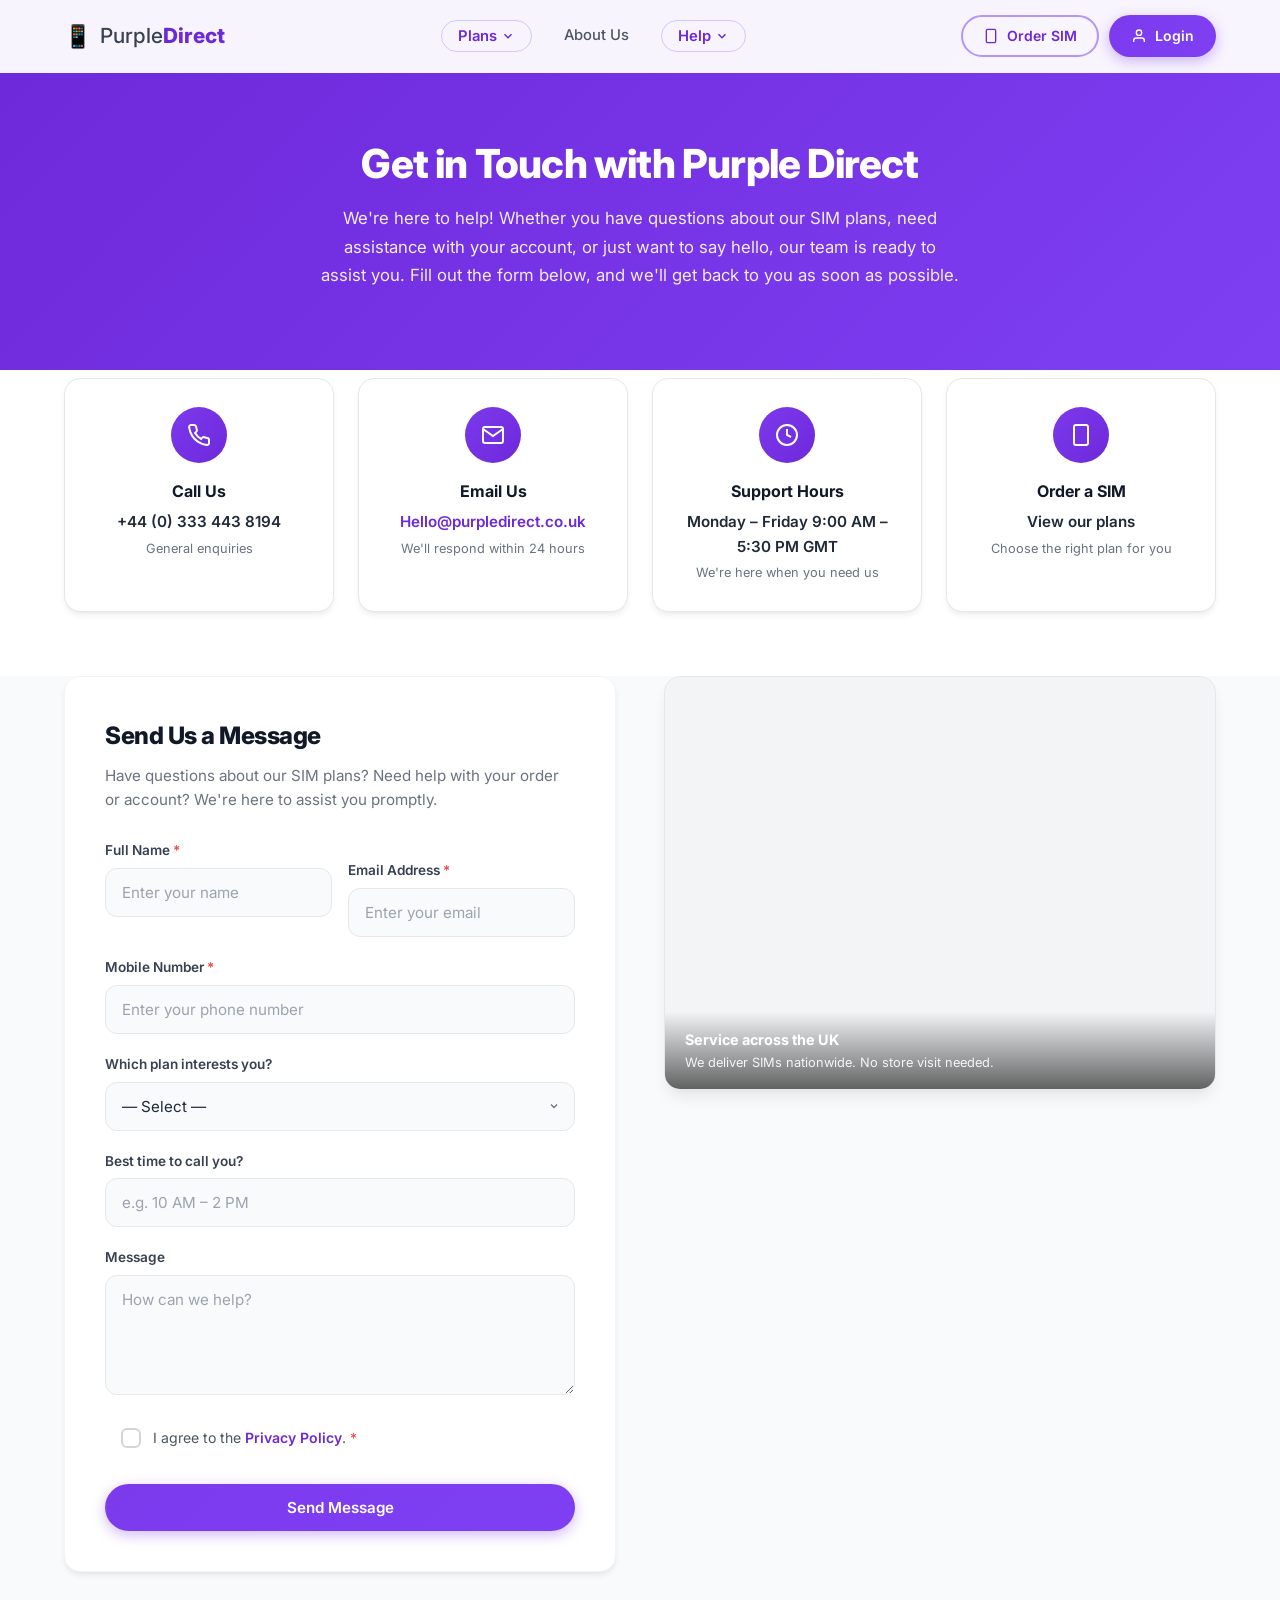
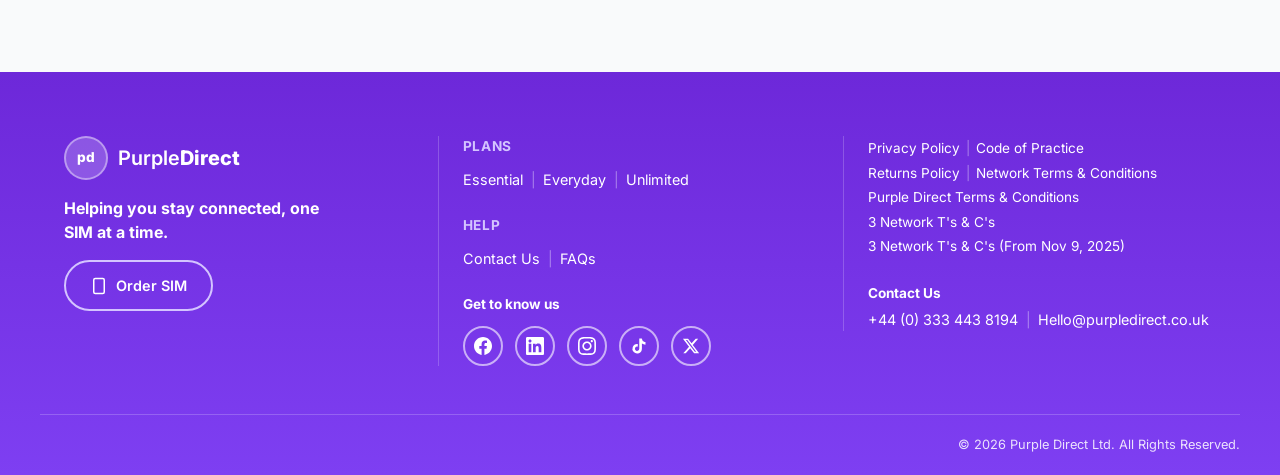
<file: contact.html>
<!DOCTYPE html>
<html lang="en">
<head>
  <meta charset="UTF-8">
  <meta name="viewport" content="width=device-width, initial-scale=1.0">
  <title>Contact Us - Purple Direct</title>
  <link rel="preconnect" href="https://fonts.googleapis.com">
  <link href="https://fonts.googleapis.com/css2?family=Inter:wght@400;500;600;700;800&display=swap" rel="stylesheet">
  <link rel="stylesheet" href="styles.css">
</head>
<body>

  <!-- Header (same as index) -->
  <header class="header">
    <div class="container header-inner">
      <a href="index.html" class="logo">
        <span class="logo-icon">📱</span>
        <span class="logo-text">Purple<span class="logo-bold">Direct</span></span>
      </a>
      <nav class="nav">
        <div class="nav-dropdown">
          <button class="nav-link nav-link-trigger" aria-expanded="false">
            Plans
            <svg class="nav-chevron" width="14" height="14" viewBox="0 0 24 24" fill="none" stroke="currentColor" stroke-width="2.5"><path d="M6 9l6 6 6-6"/></svg>
          </button>
          <div class="mega-dropdown">
            <div class="mega-dropdown-inner">
              <div class="mega-sidebar">
                <h5 class="mega-sidebar-label">Browse Plans</h5>
                <a href="index.html#plans" class="mega-sidebar-item active">
                  <span class="mega-sidebar-icon"><svg width="18" height="18" viewBox="0 0 24 24" fill="none" stroke="currentColor" stroke-width="2"><path d="M22 12h-4l-3 9L9 3l-3 9H2"/></svg></span>
                  Unlimited
                </a>
                <a href="index.html#plans" class="mega-sidebar-item">
                  <span class="mega-sidebar-icon"><svg width="18" height="18" viewBox="0 0 24 24" fill="none" stroke="currentColor" stroke-width="2"><circle cx="12" cy="12" r="10"/><path d="M12 6v6l4 2"/></svg></span>
                  Everyday
                </a>
                <a href="index.html#plans" class="mega-sidebar-item">
                  <span class="mega-sidebar-icon"><svg width="18" height="18" viewBox="0 0 24 24" fill="none" stroke="currentColor" stroke-width="2"><path d="M12 2L2 7l10 5 10-5-10-5z"/><path d="M2 17l10 5 10-5"/><path d="M2 12l10 5 10-5"/></svg></span>
                  Essential
                </a>
              </div>
              <div class="mega-content">
                <div class="mega-plan-card visible" id="plan-unlimited">
                  <div class="mega-plan-header">
                    <span class="mega-plan-badge badge-purple">UNLIMITED</span>
                    <div class="mega-plan-pricing">
                      <div class="mega-plan-data-tag">Unlimited Data</div>
                      <div class="mega-plan-price-row"><span class="mega-plan-was">Was £30.00</span><span class="mega-plan-save">SAVE 25%</span></div>
                      <div class="mega-plan-price">£22.50<span>/Month</span></div>
                      <div class="mega-plan-term">£22.50 for 24 months</div>
                    </div>
                  </div>
                  <div class="mega-plan-network">
                    <span class="network-badge-dot"></span>
                    Powered by <img src="images/three.png" alt="Three" class="network-logo-img"> · 5G Network
                  </div>
                  <a href="checkout.html" class="btn btn-primary btn-block mega-plan-cta">Order SIM →</a>
                </div>
                <div class="mega-plan-card" id="plan-everyday">
                  <div class="mega-plan-header">
                    <span class="mega-plan-badge badge-green">EVERYDAY</span>
                    <div class="mega-plan-pricing">
                      <div class="mega-plan-data-tag">50GB Data</div>
                      <div class="mega-plan-price-row"><span class="mega-plan-was">Was £20.00</span><span class="mega-plan-save">SAVE 25%</span></div>
                      <div class="mega-plan-price">£15.00<span>/Month</span></div>
                      <div class="mega-plan-term">£15.00 for 24 months</div>
                    </div>
                  </div>
                  <div class="mega-plan-network">
                    <span class="network-badge-dot"></span>
                    Powered by <img src="images/three.png" alt="Three" class="network-logo-img"> · 5G Network
                  </div>
                  <a href="checkout.html" class="btn btn-primary btn-block mega-plan-cta">Order SIM →</a>
                </div>
                <div class="mega-plan-card" id="plan-essential">
                  <div class="mega-plan-header">
                    <span class="mega-plan-badge badge-amber">ESSENTIAL</span>
                    <div class="mega-plan-pricing">
                      <div class="mega-plan-data-tag">8GB Data</div>
                      <div class="mega-plan-price-row"><span class="mega-plan-was">Was £20.00</span><span class="mega-plan-save">SAVE 25%</span></div>
                      <div class="mega-plan-price">£15.00<span>/Month</span></div>
                      <div class="mega-plan-term">£15.00 Discount for 24 months</div>
                    </div>
                  </div>
                  <div class="mega-plan-network">
                    <span class="network-badge-dot"></span>
                    Powered by <img src="images/three.png" alt="Three" class="network-logo-img"> · 5G Network
                  </div>
                  <a href="checkout.html" class="btn btn-primary btn-block mega-plan-cta">Order SIM →</a>
                </div>
              </div>
            </div>
          </div>
        </div>
        <a href="about.html" class="nav-link">About Us</a>
        <div class="nav-dropdown">
          <button class="nav-link nav-link-trigger nav-link-active" aria-expanded="false">
            Help
            <svg class="nav-chevron" width="14" height="14" viewBox="0 0 24 24" fill="none" stroke="currentColor" stroke-width="2.5"><path d="M6 9l6 6 6-6"/></svg>
          </button>
          <div class="help-dropdown">
            <a href="contact.html">Contact Us</a>
            <a href="index.html#faq">FAQs</a>
          </div>
        </div>
      </nav>
      <div class="header-actions">
        <a href="checkout.html" class="btn btn-outline btn-sm">
          <svg width="16" height="16" viewBox="0 0 24 24" fill="none" stroke="currentColor" stroke-width="2"><rect x="5" y="2" width="14" height="20" rx="2"/><line x1="12" y1="18" x2="12" y2="18.01"/></svg>
          Order SIM
        </a>
        <a href="login.html" class="btn btn-primary btn-sm">
          <svg width="16" height="16" viewBox="0 0 24 24" fill="none" stroke="currentColor" stroke-width="2"><path d="M20 21v-2a4 4 0 00-4-4H8a4 4 0 00-4 4v2"/><circle cx="12" cy="7" r="4"/></svg>
          Login
        </a>
      </div>
      <button class="mobile-menu-btn" aria-label="Menu" onclick="document.body.classList.toggle('mobile-menu-open')">
        <span></span><span></span><span></span>
      </button>
    </div>
  </header>

  <!-- Mobile Menu -->
  <div class="mobile-menu">
    <div class="mobile-menu-overlay" onclick="document.body.classList.remove('mobile-menu-open')"></div>
    <div class="mobile-menu-panel">
      <div class="mobile-menu-header">
        <span class="logo-text">Purple<span class="logo-bold">Direct</span></span>
        <button class="mobile-menu-close" onclick="document.body.classList.remove('mobile-menu-open')" aria-label="Close">
          <svg width="24" height="24" viewBox="0 0 24 24" fill="none" stroke="currentColor" stroke-width="2"><path d="M18 6L6 18"/><path d="M6 6l12 12"/></svg>
        </button>
      </div>
      <nav class="mobile-menu-nav">
        <div class="mobile-menu-section">
          <div class="mobile-menu-label">Plans</div>
          <a href="index.html#plans" class="mobile-menu-link" onclick="document.body.classList.remove('mobile-menu-open')">
            <svg width="18" height="18" viewBox="0 0 24 24" fill="none" stroke="currentColor" stroke-width="2"><path d="M22 12h-4l-3 9L9 3l-3 9H2"/></svg>
            Unlimited
          </a>
          <a href="index.html#plans" class="mobile-menu-link" onclick="document.body.classList.remove('mobile-menu-open')">
            <svg width="18" height="18" viewBox="0 0 24 24" fill="none" stroke="currentColor" stroke-width="2"><circle cx="12" cy="12" r="10"/><path d="M12 6v6l4 2"/></svg>
            Everyday
          </a>
          <a href="index.html#plans" class="mobile-menu-link" onclick="document.body.classList.remove('mobile-menu-open')">
            <svg width="18" height="18" viewBox="0 0 24 24" fill="none" stroke="currentColor" stroke-width="2"><path d="M12 2L2 7l10 5 10-5-10-5z"/><path d="M2 17l10 5 10-5"/><path d="M2 12l10 5 10-5"/></svg>
            Essential
          </a>
        </div>
        <div class="mobile-menu-section">
          <div class="mobile-menu-label">Help</div>
          <a href="contact.html" class="mobile-menu-link" onclick="document.body.classList.remove('mobile-menu-open')">
            <svg width="18" height="18" viewBox="0 0 24 24" fill="none" stroke="currentColor" stroke-width="2"><path d="M21 15a2 2 0 01-2 2H7l-4 4V5a2 2 0 012-2h14a2 2 0 012 2z"/></svg>
            Contact Us
          </a>
          <a href="index.html#faq" class="mobile-menu-link" onclick="document.body.classList.remove('mobile-menu-open')">
            <svg width="18" height="18" viewBox="0 0 24 24" fill="none" stroke="currentColor" stroke-width="2"><path d="M21 15a2 2 0 01-2 2H7l-4 4V5a2 2 0 012-2h14a2 2 0 012 2z"/></svg>
            FAQs
          </a>
        </div>
        <a href="about.html" class="mobile-menu-link" onclick="document.body.classList.remove('mobile-menu-open')">
          <svg width="18" height="18" viewBox="0 0 24 24" fill="none" stroke="currentColor" stroke-width="2"><circle cx="12" cy="12" r="10"/><line x1="12" y1="16" x2="12" y2="12"/><line x1="12" y1="8" x2="12.01" y2="8"/></svg>
          About Us
        </a>
      </nav>
      <div class="mobile-menu-actions">
        <a href="checkout.html" class="btn btn-outline btn-block">
          <svg width="16" height="16" viewBox="0 0 24 24" fill="none" stroke="currentColor" stroke-width="2"><rect x="5" y="2" width="14" height="20" rx="2"/><line x1="12" y1="18" x2="12" y2="18.01"/></svg>
          Order SIM
        </a>
        <a href="login.html" class="btn btn-primary btn-block">
          <svg width="16" height="16" viewBox="0 0 24 24" fill="none" stroke="currentColor" stroke-width="2"><path d="M20 21v-2a4 4 0 00-4-4H8a4 4 0 00-4 4v2"/><circle cx="12" cy="7" r="4"/></svg>
          Login
        </a>
      </div>
    </div>
  </div>

  <!-- Contact Hero -->
  <section class="contact-hero">
    <div class="container">
      <div class="contact-hero-inner">
        <h1 class="contact-hero-title">Get in Touch with Purple Direct</h1>
        <p class="contact-hero-subtitle">We're here to help! Whether you have questions about our SIM plans, need assistance with your account, or just want to say hello, our team is ready to assist you. Fill out the form below, and we'll get back to you as soon as possible.</p>
      </div>
    </div>
  </section>

  <!-- Contact Tiles -->
  <section class="contact-tiles-section">
    <div class="container">
      <div class="contact-tiles-grid">
        <a href="tel:+4403334438194" class="contact-tile">
          <div class="contact-tile-icon">
            <svg width="24" height="24" viewBox="0 0 24 24" fill="none" stroke="currentColor" stroke-width="2"><path d="M22 16.92v3a2 2 0 01-2.18 2 19.79 19.79 0 01-8.63-3.07 19.5 19.5 0 01-6-6A19.79 19.79 0 012.12 4.18 2 2 0 014.11 2h3a2 2 0 012 1.72c.127.96.361 1.903.7 2.81a2 2 0 01-.45 2.11L8.09 9.91a16 16 0 006 6l1.27-1.27a2 2 0 012.11-.45c.907.339 1.85.573 2.81.7A2 2 0 0122 16.92z"/></svg>
          </div>
          <h3 class="contact-tile-title">Call Us</h3>
          <p class="contact-tile-value">+44 (0) 333 443 8194</p>
          <p class="contact-tile-desc">General enquiries</p>
        </a>
        <a href="mailto:Hello@purpledirect.co.uk" class="contact-tile">
          <div class="contact-tile-icon">
            <svg width="24" height="24" viewBox="0 0 24 24" fill="none" stroke="currentColor" stroke-width="2"><path d="M4 4h16c1.1 0 2 .9 2 2v12c0 1.1-.9 2-2 2H4c-1.1 0-2-.9-2-2V6c0-1.1.9-2 2-2z"/><path d="M22 6l-10 7L2 6"/></svg>
          </div>
          <h3 class="contact-tile-title">Email Us</h3>
          <p class="contact-tile-value contact-tile-link">Hello@purpledirect.co.uk</p>
          <p class="contact-tile-desc">We'll respond within 24 hours</p>
        </a>
        <div class="contact-tile">
          <div class="contact-tile-icon">
            <svg width="24" height="24" viewBox="0 0 24 24" fill="none" stroke="currentColor" stroke-width="2"><circle cx="12" cy="12" r="10"/><path d="M12 6v6l4 2"/></svg>
          </div>
          <h3 class="contact-tile-title">Support Hours</h3>
          <p class="contact-tile-value">Monday – Friday 9:00 AM – 5:30 PM GMT</p>
          <p class="contact-tile-desc">We're here when you need us</p>
        </div>
        <a href="index.html#plans" class="contact-tile">
          <div class="contact-tile-icon">
            <svg width="24" height="24" viewBox="0 0 24 24" fill="none" stroke="currentColor" stroke-width="2"><rect x="5" y="2" width="14" height="20" rx="2"/><line x1="12" y1="18" x2="12" y2="18.01"/></svg>
          </div>
          <h3 class="contact-tile-title">Order a SIM</h3>
          <p class="contact-tile-value">View our plans</p>
          <p class="contact-tile-desc">Choose the right plan for you</p>
        </a>
      </div>
    </div>
  </section>

  <!-- Form & Map -->
  <section class="contact-form-section">
    <div class="container">
      <div class="contact-form-grid">
        <div class="contact-form-block">
          <h2 class="contact-form-title">Send Us a Message</h2>
          <p class="contact-form-desc">Have questions about our SIM plans? Need help with your order or account? We're here to assist you promptly.</p>
          <form class="contact-form" action="#" method="post">
            <div class="form-row">
              <div class="form-group">
                <label class="form-label" for="contactName">Full Name <span class="required">*</span></label>
                <input type="text" id="contactName" name="name" class="form-input" placeholder="Enter your name" required>
              </div>
              <div class="form-group">
                <label class="form-label" for="contactEmail">Email Address <span class="required">*</span></label>
                <input type="email" id="contactEmail" name="email" class="form-input" placeholder="Enter your email" required>
              </div>
            </div>
            <div class="form-group">
              <label class="form-label" for="contactPhone">Mobile Number <span class="required">*</span></label>
              <input type="tel" id="contactPhone" name="phone" class="form-input" placeholder="Enter your phone number" required>
            </div>
            <div class="form-group">
              <label class="form-label" for="contactPlan">Which plan interests you?</label>
              <select id="contactPlan" name="plan" class="form-input form-select">
                <option value="" disabled selected>— Select —</option>
                <option value="essential">Essential</option>
                <option value="everyday">Everyday</option>
                <option value="unlimited">Unlimited</option>
              </select>
            </div>
            <div class="form-group">
              <label class="form-label" for="contactTime">Best time to call you?</label>
              <input type="text" id="contactTime" name="best_time" class="form-input" placeholder="e.g. 10 AM – 2 PM">
            </div>
            <div class="form-group">
              <label class="form-label" for="contactMessage">Message</label>
              <textarea id="contactMessage" name="message" class="form-input form-textarea" rows="4" placeholder="How can we help?"></textarea>
            </div>
            <label class="checkbox-row">
              <input type="checkbox" id="contactPrivacy" name="privacy" class="checkbox-input" required>
              <span class="checkbox-custom"></span>
              <span class="checkbox-label">I agree to the <a href="#" class="form-link">Privacy Policy</a>. <span class="required">*</span></span>
            </label>
            <button type="submit" class="btn btn-primary btn-block btn-lg contact-submit">Send Message</button>
          </form>
        </div>
        <div class="contact-map-block">
          <div class="contact-map-wrapper">
            <iframe src="https://www.google.com/maps/embed?pb=!1m18!1m12!1m3!1d317718.69319292053!2d-0.351468!3d51.507535!2m3!1f0!2f0!3f0!3m2!1i1024!2i768!4f13.1!3m3!1m2!1s0x47d8a00baf21de75%3A0x52963a5addd52a99!2sLondon%2C%20UK!5e0!3m2!1sen!2suk!4v1640000000000!5m2!1sen!2suk" width="100%" height="100%" style="border:0;" allowfullscreen="" loading="lazy" referrerpolicy="no-referrer-when-downgrade" title="Purple Direct service area - UK"></iframe>
            <div class="contact-map-overlay">
              <p class="contact-map-label">Service across the UK</p>
              <p class="contact-map-text">We deliver SIMs nationwide. No store visit needed.</p>
            </div>
          </div>
        </div>
      </div>
    </div>
  </section>

  <!-- Footer -->
  <footer class="footer">
    <div class="container footer-inner">
      <div class="footer-brand">
        <a href="index.html" class="footer-logo">
          <span class="footer-logo-icon">pd</span>
          <span class="footer-logo-text">Purple<span class="footer-logo-bold">Direct</span></span>
        </a>
        <p class="footer-tagline">Helping you stay connected, one SIM at a time.</p>
        <a href="checkout.html" class="btn btn-footer-cta">
          <svg width="18" height="18" viewBox="0 0 24 24" fill="none" stroke="currentColor" stroke-width="2"><rect x="5" y="2" width="14" height="20" rx="2"/><line x1="12" y1="18" x2="12" y2="18.01"/></svg>
          Order SIM
        </a>
      </div>
      <div class="footer-nav">
        <div class="footer-col">
          <h5 class="footer-heading">Plans</h5>
          <div class="footer-links-inline">
            <a href="index.html#plans">Essential</a><span class="footer-sep">|</span>
            <a href="index.html#plans">Everyday</a><span class="footer-sep">|</span>
            <a href="index.html#plans">Unlimited</a>
          </div>
        </div>
        <div class="footer-col">
          <h5 class="footer-heading">Help</h5>
          <div class="footer-links-inline">
            <a href="contact.html">Contact Us</a><span class="footer-sep">|</span>
            <a href="index.html#faq">FAQs</a>
          </div>
        </div>
        <div class="footer-col">
          <h5 class="footer-heading footer-heading-white">Get to know us</h5>
          <div class="footer-social">
            <a href="#" class="footer-social-link" aria-label="Facebook"><svg width="18" height="18" viewBox="0 0 24 24" fill="currentColor"><path d="M24 12.073c0-6.627-5.373-12-12-12s-12 5.373-12 12c0 5.99 4.388 10.954 10.125 11.854v-8.385H7.078v-3.47h3.047V9.43c0-3.007 1.792-4.669 4.533-4.669 1.312 0 2.686.235 2.686.235v2.953H15.83c-1.491 0-1.956.925-1.956 1.874v2.25h3.328l-.532 3.47h-2.796v8.385C19.612 23.027 24 18.062 24 12.073z"/></svg></a>
            <a href="#" class="footer-social-link" aria-label="LinkedIn"><svg width="18" height="18" viewBox="0 0 24 24" fill="currentColor"><path d="M20.447 20.452h-3.554v-5.569c0-1.328-.027-3.037-1.852-3.037-1.853 0-2.136 1.445-2.136 2.939v5.667H9.351V9h3.414v1.561h.046c.477-.9 1.637-1.85 3.37-1.85 3.601 0 4.267 2.37 4.267 5.455v6.286zM5.337 7.433c-1.144 0-2.063-.926-2.063-2.065 0-1.138.92-2.063 2.063-2.063 1.14 0 2.064.925 2.064 2.063 0 1.139-.925 2.065-2.064 2.065zm1.782 13.019H3.555V9h3.564v11.452zM22.225 0H1.771C.792 0 0 .774 0 1.729v20.542C0 23.227.792 24 1.771 24h20.451C23.2 24 24 23.227 24 22.271V1.729C24 .774 23.2 0 22.222 0h.003z"/></svg></a>
            <a href="#" class="footer-social-link" aria-label="Instagram"><svg width="18" height="18" viewBox="0 0 24 24" fill="currentColor"><path d="M12 2.163c3.204 0 3.584.012 4.85.07 3.252.148 4.771 1.691 4.919 4.919.058 1.265.069 1.645.069 4.849 0 3.205-.012 3.584-.069 4.849-.149 3.225-1.664 4.771-4.919 4.919-1.266.058-1.644.07-4.85.07-3.204 0-3.584-.012-4.849-.07-3.26-.149-4.771-1.699-4.919-4.92-.058-1.265-.07-1.644-.07-4.849 0-3.204.013-3.583.07-4.849.149-3.227 1.664-4.771 4.919-4.919 1.266-.057 1.645-.069 4.849-.069zm0-2.163c-3.259 0-3.667.014-4.947.072-4.358.2-6.78 2.618-6.98 6.98-.059 1.281-.073 1.689-.073 4.948 0 3.259.014 3.668.072 4.948.2 4.358 2.618 6.78 6.98 6.98 1.281.058 1.689.072 4.948.072 3.259 0 3.668-.014 4.948-.072 4.354-.2 6.782-2.618 6.979-6.98.059-1.28.073-1.689.073-4.948 0-3.259-.014-3.667-.072-4.947-.196-4.354-2.617-6.78-6.979-6.98-1.281-.059-1.69-.073-4.949-.073zm0 5.838c-3.403 0-6.162 2.759-6.162 6.162s2.759 6.163 6.162 6.163 6.162-2.759 6.162-6.163c0-3.403-2.759-6.162-6.162-6.162zm0 10.162c-2.209 0-4-1.79-4-4 0-2.209 1.791-4 4-4s4 1.791 4 4c0 2.21-1.791 4-4 4zm6.406-11.845c-.796 0-1.441.645-1.441 1.44s.645 1.44 1.441 1.44c.795 0 1.439-.645 1.439-1.44s-.644-1.44-1.439-1.44z"/></svg></a>
            <a href="#" class="footer-social-link" aria-label="TikTok"><svg width="18" height="18" viewBox="0 0 24 24" fill="currentColor"><path d="M19.59 6.69a4.83 4.83 0 0 1-3.77-4.25V2h-3.45v13.67a2.89 2.89 0 0 1-5.2 1.74 2.89 2.89 0 0 1 2.31-4.64 2.93 2.93 0 0 1 .88.13V9.4a6.84 6.84 0 0 0-1-.05A6.33 6.33 0 0 0 5 20.1a6.34 6.34 0 0 0 10.86-4.43v-7a8.16 8.16 0 0 0 4.77 1.52v-3.4a4.85 4.85 0 0 1-1-.1z"/></svg></a>
            <a href="#" class="footer-social-link" aria-label="Twitter"><svg width="18" height="18" viewBox="0 0 24 24" fill="currentColor"><path d="M18.244 2.25h3.308l-7.227 8.26 8.502 11.24H16.17l-5.214-6.817L4.99 21.75H1.68l7.73-8.835L1.254 2.25H8.08l4.713 6.231zm-1.161 17.52h1.833L7.084 4.126H5.117z"/></svg></a>
          </div>
        </div>
      </div>
      <div class="footer-legal-contact">
        <div class="footer-legal">
          <a href="#">Privacy Policy</a><span class="footer-sep">|</span><a href="#">Code of Practice</a><br>
          <a href="#">Returns Policy</a><span class="footer-sep">|</span><a href="#">Network Terms &amp; Conditions</a><br>
          <a href="#">Purple Direct Terms &amp; Conditions</a><br>
          <a href="#">3 Network T's &amp; C's</a><br>
          <a href="#">3 Network T's &amp; C's (From Nov 9, 2025)</a>
        </div>
        <div class="footer-contact">
          <h5 class="footer-heading footer-heading-white">Contact Us</h5>
          <div class="footer-links-inline">
            <a href="tel:+4403334438194">+44 (0) 333 443 8194</a><span class="footer-sep">|</span>
            <a href="mailto:Hello@purpledirect.co.uk">Hello@purpledirect.co.uk</a>
          </div>
        </div>
      </div>
    </div>
    <div class="container footer-bottom">
      <p>&copy; 2026 Purple Direct Ltd. All Rights Reserved.</p>
    </div>
  </footer>

  <script>
    document.querySelectorAll('.nav-link-trigger').forEach(trigger => {
      trigger.addEventListener('click', (e) => {
        e.preventDefault();
        const dropdown = trigger.closest('.nav-dropdown');
        const isOpen = dropdown.classList.contains('open');
        document.querySelectorAll('.nav-dropdown').forEach(d => d.classList.remove('open'));
        if (!isOpen) dropdown.classList.add('open');
      });
    });
    document.addEventListener('click', (e) => {
      if (!e.target.closest('.nav-dropdown')) {
        document.querySelectorAll('.nav-dropdown').forEach(d => d.classList.remove('open'));
      }
    });
  </script>

</body>
</html>
</file>
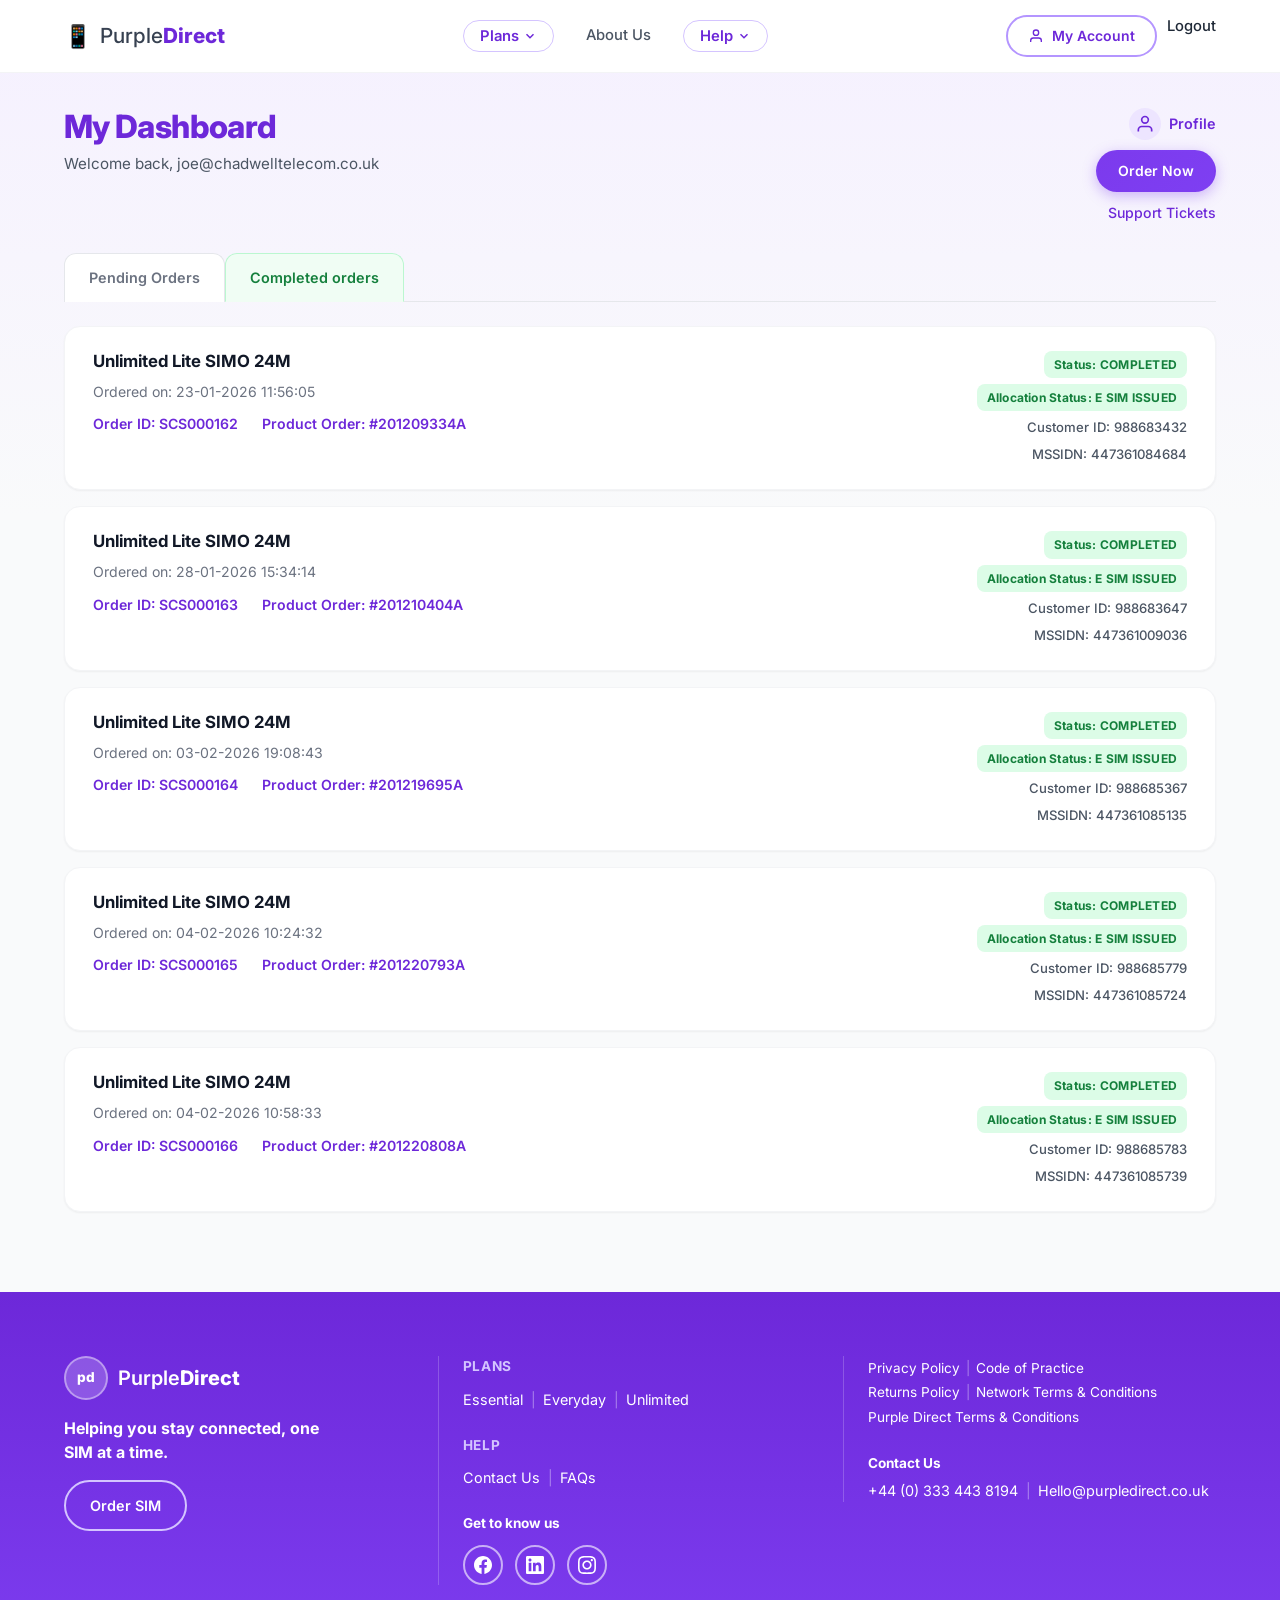
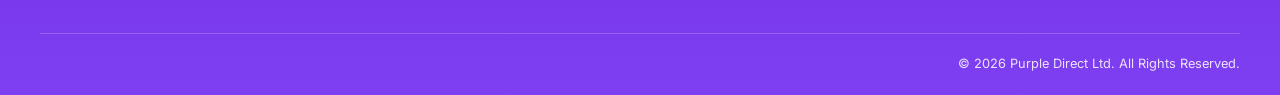
<file: dashboard.html>
<!DOCTYPE html>
<html lang="en">
<head>
  <meta charset="UTF-8">
  <meta name="viewport" content="width=device-width, initial-scale=1.0">
  <title>My Dashboard - Purple Direct</title>
  <link rel="preconnect" href="https://fonts.googleapis.com">
  <link href="https://fonts.googleapis.com/css2?family=Inter:wght@400;500;600;700;800&display=swap" rel="stylesheet">
  <link rel="stylesheet" href="styles.css">
</head>
<body>

  <!-- Header (logged-in: My Account + Logout) -->
  <header class="header">
    <div class="container header-inner">
      <a href="index.html" class="logo">
        <span class="logo-icon">📱</span>
        <span class="logo-text">Purple<span class="logo-bold">Direct</span></span>
      </a>
      <nav class="nav">
        <div class="nav-dropdown">
          <button class="nav-link nav-link-trigger" aria-expanded="false">
            Plans
            <svg class="nav-chevron" width="14" height="14" viewBox="0 0 24 24" fill="none" stroke="currentColor" stroke-width="2.5"><path d="M6 9l6 6 6-6"/></svg>
          </button>
          <div class="mega-dropdown">
            <div class="mega-dropdown-inner">
              <div class="mega-sidebar">
                <h5 class="mega-sidebar-label">Browse Plans</h5>
                <a href="index.html#plans" class="mega-sidebar-item active">
                  <span class="mega-sidebar-icon"><svg width="18" height="18" viewBox="0 0 24 24" fill="none" stroke="currentColor" stroke-width="2"><path d="M22 12h-4l-3 9L9 3l-3 9H2"/></svg></span>
                  Unlimited
                </a>
                <a href="index.html#plans" class="mega-sidebar-item">
                  <span class="mega-sidebar-icon"><svg width="18" height="18" viewBox="0 0 24 24" fill="none" stroke="currentColor" stroke-width="2"><circle cx="12" cy="12" r="10"/><path d="M12 6v6l4 2"/></svg></span>
                  Everyday
                </a>
                <a href="index.html#plans" class="mega-sidebar-item">
                  <span class="mega-sidebar-icon"><svg width="18" height="18" viewBox="0 0 24 24" fill="none" stroke="currentColor" stroke-width="2"><path d="M12 2L2 7l10 5 10-5-10-5z"/><path d="M2 17l10 5 10-5"/><path d="M2 12l10 5 10-5"/></svg></span>
                  Essential
                </a>
              </div>
              <div class="mega-content">
                <div class="mega-plan-card visible" id="plan-unlimited">
                  <div class="mega-plan-header">
                    <span class="mega-plan-badge badge-purple">UNLIMITED</span>
                    <div class="mega-plan-pricing">
                      <div class="mega-plan-data-tag">Unlimited Data</div>
                      <div class="mega-plan-price-row"><span class="mega-plan-was">Was £30.00</span><span class="mega-plan-save">SAVE 25%</span></div>
                      <div class="mega-plan-price">£22.50<span>/Month</span></div>
                      <div class="mega-plan-term">£22.50 for 24 months</div>
                    </div>
                  </div>
                  <div class="mega-plan-network">
                    <span class="network-badge-dot"></span>
                    Powered by <img src="images/three.png" alt="Three" class="network-logo-img"> · 5G Network
                  </div>
                  <a href="checkout.html" class="btn btn-primary btn-block mega-plan-cta">Order SIM →</a>
                </div>
                <div class="mega-plan-card" id="plan-everyday">
                  <div class="mega-plan-header">
                    <span class="mega-plan-badge badge-green">EVERYDAY</span>
                    <div class="mega-plan-pricing">
                      <div class="mega-plan-data-tag">50GB Data</div>
                      <div class="mega-plan-price-row"><span class="mega-plan-was">Was £20.00</span><span class="mega-plan-save">SAVE 25%</span></div>
                      <div class="mega-plan-price">£15.00<span>/Month</span></div>
                      <div class="mega-plan-term">£15.00 for 24 months</div>
                    </div>
                  </div>
                  <div class="mega-plan-network">
                    <span class="network-badge-dot"></span>
                    Powered by <img src="images/three.png" alt="Three" class="network-logo-img"> · 5G Network
                  </div>
                  <a href="checkout.html" class="btn btn-primary btn-block mega-plan-cta">Order SIM →</a>
                </div>
                <div class="mega-plan-card" id="plan-essential">
                  <div class="mega-plan-header">
                    <span class="mega-plan-badge badge-amber">ESSENTIAL</span>
                    <div class="mega-plan-pricing">
                      <div class="mega-plan-data-tag">8GB Data</div>
                      <div class="mega-plan-price-row"><span class="mega-plan-was">Was £20.00</span><span class="mega-plan-save">SAVE 25%</span></div>
                      <div class="mega-plan-price">£15.00<span>/Month</span></div>
                      <div class="mega-plan-term">£15.00 Discount for 24 months</div>
                    </div>
                  </div>
                  <div class="mega-plan-network">
                    <span class="network-badge-dot"></span>
                    Powered by <img src="images/three.png" alt="Three" class="network-logo-img"> · 5G Network
                  </div>
                  <a href="checkout.html" class="btn btn-primary btn-block mega-plan-cta">Order SIM →</a>
                </div>
              </div>
            </div>
          </div>
        </div>
        <a href="about.html" class="nav-link">About Us</a>
        <div class="nav-dropdown">
          <button class="nav-link nav-link-trigger" aria-expanded="false">
            Help
            <svg class="nav-chevron" width="14" height="14" viewBox="0 0 24 24" fill="none" stroke="currentColor" stroke-width="2.5"><path d="M6 9l6 6 6-6"/></svg>
          </button>
          <div class="help-dropdown">
            <a href="contact.html">Contact Us</a>
            <a href="index.html#faq">FAQs</a>
          </div>
        </div>
      </nav>
      <div class="header-actions">
        <a href="dashboard.html" class="btn btn-outline btn-sm nav-link-active">
          <svg width="16" height="16" viewBox="0 0 24 24" fill="none" stroke="currentColor" stroke-width="2"><path d="M20 21v-2a4 4 0 00-4-4H8a4 4 0 00-4 4v2"/><circle cx="12" cy="7" r="4"/></svg>
          My Account
        </a>
        <a href="login.html" class="dashboard-logout-link">Logout</a>
      </div>
      <button class="mobile-menu-btn" aria-label="Menu" onclick="document.body.classList.toggle('mobile-menu-open')">
        <span></span><span></span><span></span>
      </button>
    </div>
  </header>

  <!-- Mobile Menu -->
  <div class="mobile-menu">
    <div class="mobile-menu-overlay" onclick="document.body.classList.remove('mobile-menu-open')"></div>
    <div class="mobile-menu-panel">
      <div class="mobile-menu-header">
        <span class="logo-text">Purple<span class="logo-bold">Direct</span></span>
        <button class="mobile-menu-close" onclick="document.body.classList.remove('mobile-menu-open')" aria-label="Close">
          <svg width="24" height="24" viewBox="0 0 24 24" fill="none" stroke="currentColor" stroke-width="2"><path d="M18 6L6 18"/><path d="M6 6l12 12"/></svg>
        </button>
      </div>
      <nav class="mobile-menu-nav">
        <div class="mobile-menu-section">
          <div class="mobile-menu-label">Plans</div>
          <a href="index.html#plans" class="mobile-menu-link" onclick="document.body.classList.remove('mobile-menu-open')">Unlimited</a>
          <a href="index.html#plans" class="mobile-menu-link" onclick="document.body.classList.remove('mobile-menu-open')">Everyday</a>
          <a href="index.html#plans" class="mobile-menu-link" onclick="document.body.classList.remove('mobile-menu-open')">Essential</a>
        </div>
        <div class="mobile-menu-section">
          <div class="mobile-menu-label">Help</div>
          <a href="contact.html" class="mobile-menu-link" onclick="document.body.classList.remove('mobile-menu-open')">Contact Us</a>
          <a href="index.html#faq" class="mobile-menu-link" onclick="document.body.classList.remove('mobile-menu-open')">FAQs</a>
        </div>
        <a href="about.html" class="mobile-menu-link" onclick="document.body.classList.remove('mobile-menu-open')">About Us</a>
      </nav>
      <div class="mobile-menu-actions">
        <a href="dashboard.html" class="btn btn-outline btn-block">My Account</a>
        <a href="login.html" class="mobile-menu-link" style="padding: 12px 24px; justify-content: center;">Logout</a>
      </div>
    </div>
  </div>

  <!-- Dashboard -->
  <section class="dashboard-page">
    <div class="container">
      <div class="dashboard-header-row">
        <div class="dashboard-title-block">
          <h1 class="dashboard-title">My Dashboard</h1>
          <p class="dashboard-welcome">Welcome back, joe@chadwelltelecom.co.uk</p>
        </div>
        <div class="dashboard-actions-block">
          <a href="#" class="dashboard-profile-link">
            <span class="dashboard-profile-icon" aria-hidden="true">
              <svg width="20" height="20" viewBox="0 0 24 24" fill="none" stroke="currentColor" stroke-width="2"><path d="M20 21v-2a4 4 0 00-4-4H8a4 4 0 00-4 4v2"/><circle cx="12" cy="7" r="4"/></svg>
            </span>
            Profile
          </a>
          <a href="checkout.html" class="btn btn-primary btn-sm">Order Now</a>
          <a href="contact.html" class="dashboard-support-link">Support Tickets</a>
        </div>
      </div>

      <div class="dashboard-tabs">
        <a href="#" class="dashboard-tab">Pending Orders</a>
        <a href="#" class="dashboard-tab dashboard-tab-active">Completed orders</a>
      </div>

      <div class="dashboard-content">
        <div class="dashboard-order-list">
          <article class="dashboard-order-card">
            <div class="dashboard-order-main">
              <h2 class="dashboard-order-product">Unlimited Lite SIMO 24M</h2>
              <p class="dashboard-order-meta">Ordered on: 23-01-2026 11:56:05</p>
              <div class="dashboard-order-links">
                <a href="order-complete.html" class="dashboard-order-link">Order ID: SCS000162</a>
                <a href="#" class="dashboard-order-link">Product Order: #201209334A</a>
              </div>
            </div>
            <div class="dashboard-order-status">
              <span class="dashboard-status-badge dashboard-status-completed">Status: COMPLETED</span>
              <span class="dashboard-status-badge dashboard-status-completed">Allocation Status: E SIM ISSUED</span>
              <span class="dashboard-order-id-line">Customer ID: 988683432</span>
              <span class="dashboard-order-id-line">MSSIDN: 447361084684</span>
            </div>
          </article>

          <article class="dashboard-order-card">
            <div class="dashboard-order-main">
              <h2 class="dashboard-order-product">Unlimited Lite SIMO 24M</h2>
              <p class="dashboard-order-meta">Ordered on: 28-01-2026 15:34:14</p>
              <div class="dashboard-order-links">
                <a href="#" class="dashboard-order-link">Order ID: SCS000163</a>
                <a href="#" class="dashboard-order-link">Product Order: #201210404A</a>
              </div>
            </div>
            <div class="dashboard-order-status">
              <span class="dashboard-status-badge dashboard-status-completed">Status: COMPLETED</span>
              <span class="dashboard-status-badge dashboard-status-completed">Allocation Status: E SIM ISSUED</span>
              <span class="dashboard-order-id-line">Customer ID: 988683647</span>
              <span class="dashboard-order-id-line">MSSIDN: 447361009036</span>
            </div>
          </article>

          <article class="dashboard-order-card">
            <div class="dashboard-order-main">
              <h2 class="dashboard-order-product">Unlimited Lite SIMO 24M</h2>
              <p class="dashboard-order-meta">Ordered on: 03-02-2026 19:08:43</p>
              <div class="dashboard-order-links">
                <a href="#" class="dashboard-order-link">Order ID: SCS000164</a>
                <a href="#" class="dashboard-order-link">Product Order: #201219695A</a>
              </div>
            </div>
            <div class="dashboard-order-status">
              <span class="dashboard-status-badge dashboard-status-completed">Status: COMPLETED</span>
              <span class="dashboard-status-badge dashboard-status-completed">Allocation Status: E SIM ISSUED</span>
              <span class="dashboard-order-id-line">Customer ID: 988685367</span>
              <span class="dashboard-order-id-line">MSSIDN: 447361085135</span>
            </div>
          </article>

          <article class="dashboard-order-card">
            <div class="dashboard-order-main">
              <h2 class="dashboard-order-product">Unlimited Lite SIMO 24M</h2>
              <p class="dashboard-order-meta">Ordered on: 04-02-2026 10:24:32</p>
              <div class="dashboard-order-links">
                <a href="#" class="dashboard-order-link">Order ID: SCS000165</a>
                <a href="#" class="dashboard-order-link">Product Order: #201220793A</a>
              </div>
            </div>
            <div class="dashboard-order-status">
              <span class="dashboard-status-badge dashboard-status-completed">Status: COMPLETED</span>
              <span class="dashboard-status-badge dashboard-status-completed">Allocation Status: E SIM ISSUED</span>
              <span class="dashboard-order-id-line">Customer ID: 988685779</span>
              <span class="dashboard-order-id-line">MSSIDN: 447361085724</span>
            </div>
          </article>

          <article class="dashboard-order-card">
            <div class="dashboard-order-main">
              <h2 class="dashboard-order-product">Unlimited Lite SIMO 24M</h2>
              <p class="dashboard-order-meta">Ordered on: 04-02-2026 10:58:33</p>
              <div class="dashboard-order-links">
                <a href="#" class="dashboard-order-link">Order ID: SCS000166</a>
                <a href="#" class="dashboard-order-link">Product Order: #201220808A</a>
              </div>
            </div>
            <div class="dashboard-order-status">
              <span class="dashboard-status-badge dashboard-status-completed">Status: COMPLETED</span>
              <span class="dashboard-status-badge dashboard-status-completed">Allocation Status: E SIM ISSUED</span>
              <span class="dashboard-order-id-line">Customer ID: 988685783</span>
              <span class="dashboard-order-id-line">MSSIDN: 447361085739</span>
            </div>
          </article>
        </div>
      </div>
    </div>
  </section>

  <script>
    document.querySelectorAll('.nav-link-trigger').forEach(trigger => {
      trigger.addEventListener('click', (e) => {
        e.preventDefault();
        const dropdown = trigger.closest('.nav-dropdown');
        const isOpen = dropdown.classList.contains('open');
        document.querySelectorAll('.nav-dropdown').forEach(d => d.classList.remove('open'));
        if (!isOpen) dropdown.classList.add('open');
      });
    });
    document.addEventListener('click', (e) => {
      if (!e.target.closest('.nav-dropdown')) {
        document.querySelectorAll('.nav-dropdown').forEach(d => d.classList.remove('open'));
      }
    });
  </script>

  <!-- Footer -->
  <footer class="footer">
    <div class="container footer-inner">
      <div class="footer-brand">
        <a href="index.html" class="footer-logo">
          <span class="footer-logo-icon">pd</span>
          <span class="footer-logo-text">Purple<span class="footer-logo-bold">Direct</span></span>
        </a>
        <p class="footer-tagline">Helping you stay connected, one SIM at a time.</p>
        <a href="checkout.html" class="btn btn-footer-cta">Order SIM</a>
      </div>
      <div class="footer-nav">
        <div class="footer-col">
          <h5 class="footer-heading">Plans</h5>
          <div class="footer-links-inline">
            <a href="index.html#plans">Essential</a><span class="footer-sep">|</span>
            <a href="index.html#plans">Everyday</a><span class="footer-sep">|</span>
            <a href="index.html#plans">Unlimited</a>
          </div>
        </div>
        <div class="footer-col">
          <h5 class="footer-heading">Help</h5>
          <div class="footer-links-inline">
            <a href="contact.html">Contact Us</a><span class="footer-sep">|</span>
            <a href="index.html#faq">FAQs</a>
          </div>
        </div>
        <div class="footer-col">
          <h5 class="footer-heading footer-heading-white">Get to know us</h5>
          <div class="footer-social">
            <a href="#" class="footer-social-link" aria-label="Facebook"><svg width="18" height="18" viewBox="0 0 24 24" fill="currentColor"><path d="M24 12.073c0-6.627-5.373-12-12-12s-12 5.373-12 12c0 5.99 4.388 10.954 10.125 11.854v-8.385H7.078v-3.47h3.047V9.43c0-3.007 1.792-4.669 4.533-4.669 1.312 0 2.686.235 2.686.235v2.953H15.83c-1.491 0-1.956.925-1.956 1.874v2.25h3.328l-.532 3.47h-2.796v8.385C19.612 23.027 24 18.062 24 12.073z"/></svg></a>
            <a href="#" class="footer-social-link" aria-label="LinkedIn"><svg width="18" height="18" viewBox="0 0 24 24" fill="currentColor"><path d="M20.447 20.452h-3.554v-5.569c0-1.328-.027-3.037-1.852-3.037-1.853 0-2.136 1.445-2.136 2.939v5.667H9.351V9h3.414v1.561h.046c.477-.9 1.637-1.85 3.37-1.85 3.601 0 4.267 2.37 4.267 5.455v6.286zM5.337 7.433c-1.144 0-2.063-.926-2.063-2.065 0-1.138.92-2.063 2.063-2.063 1.14 0 2.064.925 2.064 2.063 0 1.139-.925 2.065-2.064 2.065zm1.782 13.019H3.555V9h3.564v11.452zM22.225 0H1.771C.792 0 0 .774 0 1.729v20.542C0 23.227.792 24 1.771 24h20.451C23.2 24 24 23.227 24 22.271V1.729C24 .774 23.2 0 22.222 0h.003z"/></svg></a>
            <a href="#" class="footer-social-link" aria-label="Instagram"><svg width="18" height="18" viewBox="0 0 24 24" fill="currentColor"><path d="M12 2.163c3.204 0 3.584.012 4.85.07 3.252.148 4.771 1.691 4.919 4.919.058 1.265.069 1.645.069 4.849 0 3.205-.012 3.584-.069 4.849-.149 3.225-1.664 4.771-4.919 4.919-1.266.058-1.644.07-4.85.07-3.204 0-3.584-.012-4.849-.07-3.26-.149-4.771-1.699-4.919-4.92-.058-1.265-.07-1.644-.07-4.849 0-3.204.013-3.583.07-4.849.149-3.227 1.664-4.771 4.919-4.919 1.266-.057 1.645-.069 4.849-.069zm0-2.163c-3.259 0-3.667.014-4.947.072-4.358.2-6.78 2.618-6.98 6.98-.059 1.281-.073 1.689-.073 4.948 0 3.259.014 3.668.072 4.948.2 4.358 2.618 6.78 6.98 6.98 1.281.058 1.689.072 4.948.072 3.259 0 3.668-.014 4.948-.072 4.354-.2 6.782-2.618 6.979-6.98.059-1.28.073-1.689.073-4.948 0-3.259-.014-3.667-.072-4.947-.196-4.354-2.617-6.78-6.979-6.98-1.281-.059-1.69-.073-4.949-.073zm0 5.838c-3.403 0-6.162 2.759-6.162 6.162s2.759 6.163 6.162 6.163 6.162-2.759 6.162-6.163c0-3.403-2.759-6.162-6.162-6.162zm0 10.162c-2.209 0-4-1.79-4-4 0-2.209 1.791-4 4-4s4 1.791 4 4c0 2.21-1.791 4-4 4zm6.406-11.845c-.796 0-1.441.645-1.441 1.44s.645 1.44 1.441 1.44c.795 0 1.439-.645 1.439-1.44s-.644-1.44-1.439-1.44z"/></svg></a>
          </div>
        </div>
      </div>
      <div class="footer-legal-contact">
        <div class="footer-legal">
          <a href="#">Privacy Policy</a><span class="footer-sep">|</span><a href="#">Code of Practice</a><br>
          <a href="#">Returns Policy</a><span class="footer-sep">|</span><a href="#">Network Terms &amp; Conditions</a><br>
          <a href="#">Purple Direct Terms &amp; Conditions</a>
        </div>
        <div class="footer-contact">
          <h5 class="footer-heading footer-heading-white">Contact Us</h5>
          <div class="footer-links-inline">
            <a href="tel:+4403334438194">+44 (0) 333 443 8194</a><span class="footer-sep">|</span>
            <a href="mailto:Hello@purpledirect.co.uk">Hello@purpledirect.co.uk</a>
          </div>
        </div>
      </div>
    </div>
    <div class="container footer-bottom">
      <p>&copy; 2026 Purple Direct Ltd. All Rights Reserved.</p>
    </div>
  </footer>

</body>
</html>
</file>
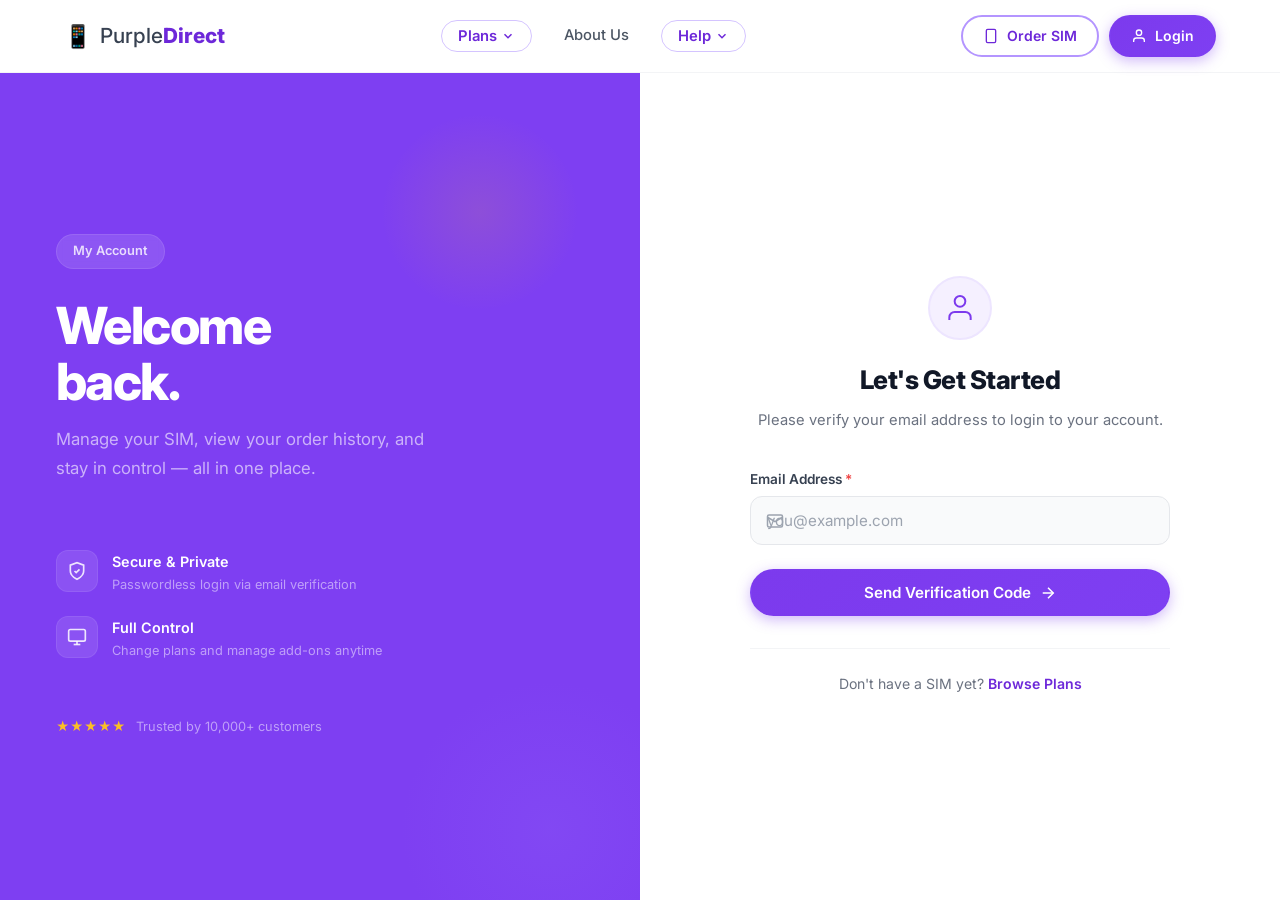
<file: login.html>
<!DOCTYPE html>
<html lang="en">
<head>
  <meta charset="UTF-8">
  <meta name="viewport" content="width=device-width, initial-scale=1.0">
  <title>Login - Purple Direct</title>
  <link rel="preconnect" href="https://fonts.googleapis.com">
  <link href="https://fonts.googleapis.com/css2?family=Inter:wght@400;500;600;700;800&display=swap" rel="stylesheet">
  <link rel="stylesheet" href="styles.css">
</head>
<body>

  <!-- Header (same as index) -->
  <header class="header">
    <div class="container header-inner">
      <a href="index.html" class="logo">
        <span class="logo-icon">📱</span>
        <span class="logo-text">Purple<span class="logo-bold">Direct</span></span>
      </a>
      <nav class="nav">
        <div class="nav-dropdown">
          <button class="nav-link nav-link-trigger" aria-expanded="false">
            Plans
            <svg class="nav-chevron" width="14" height="14" viewBox="0 0 24 24" fill="none" stroke="currentColor" stroke-width="2.5"><path d="M6 9l6 6 6-6"/></svg>
          </button>
          <div class="mega-dropdown">
            <div class="mega-dropdown-inner">
              <div class="mega-sidebar">
                <h5 class="mega-sidebar-label">Browse Plans</h5>
                <a href="index.html#plans" class="mega-sidebar-item active">
                  <span class="mega-sidebar-icon"><svg width="18" height="18" viewBox="0 0 24 24" fill="none" stroke="currentColor" stroke-width="2"><path d="M22 12h-4l-3 9L9 3l-3 9H2"/></svg></span>
                  Unlimited
                </a>
                <a href="index.html#plans" class="mega-sidebar-item">
                  <span class="mega-sidebar-icon"><svg width="18" height="18" viewBox="0 0 24 24" fill="none" stroke="currentColor" stroke-width="2"><circle cx="12" cy="12" r="10"/><path d="M12 6v6l4 2"/></svg></span>
                  Everyday
                </a>
                <a href="index.html#plans" class="mega-sidebar-item">
                  <span class="mega-sidebar-icon"><svg width="18" height="18" viewBox="0 0 24 24" fill="none" stroke="currentColor" stroke-width="2"><path d="M12 2L2 7l10 5 10-5-10-5z"/><path d="M2 17l10 5 10-5"/><path d="M2 12l10 5 10-5"/></svg></span>
                  Essential
                </a>
              </div>
              <div class="mega-content">
                <div class="mega-plan-card visible" id="plan-unlimited">
                  <div class="mega-plan-header">
                    <span class="mega-plan-badge badge-purple">UNLIMITED</span>
                    <div class="mega-plan-pricing">
                      <div class="mega-plan-data-tag">Unlimited Data</div>
                      <div class="mega-plan-price-row"><span class="mega-plan-was">Was £30.00</span><span class="mega-plan-save">SAVE 25%</span></div>
                      <div class="mega-plan-price">£22.50<span>/Month</span></div>
                      <div class="mega-plan-term">£22.50 for 24 months</div>
                    </div>
                  </div>
                  <div class="mega-plan-network">
                    <span class="network-badge-dot"></span>
                    Powered by <img src="images/three.png" alt="Three" class="network-logo-img"> · 5G Network
                  </div>
                  <a href="checkout.html" class="btn btn-primary btn-block mega-plan-cta">Order SIM →</a>
                </div>
                <div class="mega-plan-card" id="plan-everyday">
                  <div class="mega-plan-header">
                    <span class="mega-plan-badge badge-green">EVERYDAY</span>
                    <div class="mega-plan-pricing">
                      <div class="mega-plan-data-tag">50GB Data</div>
                      <div class="mega-plan-price-row"><span class="mega-plan-was">Was £20.00</span><span class="mega-plan-save">SAVE 25%</span></div>
                      <div class="mega-plan-price">£15.00<span>/Month</span></div>
                      <div class="mega-plan-term">£15.00 for 24 months</div>
                    </div>
                  </div>
                  <div class="mega-plan-network">
                    <span class="network-badge-dot"></span>
                    Powered by <img src="images/three.png" alt="Three" class="network-logo-img"> · 5G Network
                  </div>
                  <a href="checkout.html" class="btn btn-primary btn-block mega-plan-cta">Order SIM →</a>
                </div>
                <div class="mega-plan-card" id="plan-essential">
                  <div class="mega-plan-header">
                    <span class="mega-plan-badge badge-amber">ESSENTIAL</span>
                    <div class="mega-plan-pricing">
                      <div class="mega-plan-data-tag">8GB Data</div>
                      <div class="mega-plan-price-row"><span class="mega-plan-was">Was £20.00</span><span class="mega-plan-save">SAVE 25%</span></div>
                      <div class="mega-plan-price">£15.00<span>/Month</span></div>
                      <div class="mega-plan-term">£15.00 Discount for 24 months</div>
                    </div>
                  </div>
                  <div class="mega-plan-network">
                    <span class="network-badge-dot"></span>
                    Powered by <img src="images/three.png" alt="Three" class="network-logo-img"> · 5G Network
                  </div>
                  <a href="checkout.html" class="btn btn-primary btn-block mega-plan-cta">Order SIM →</a>
                </div>
              </div>
            </div>
          </div>
        </div>
        <a href="about.html" class="nav-link">About Us</a>
        <div class="nav-dropdown">
          <button class="nav-link nav-link-trigger" aria-expanded="false">
            Help
            <svg class="nav-chevron" width="14" height="14" viewBox="0 0 24 24" fill="none" stroke="currentColor" stroke-width="2.5"><path d="M6 9l6 6 6-6"/></svg>
          </button>
          <div class="help-dropdown">
            <a href="contact.html">Contact Us</a>
            <a href="index.html#faq">FAQs</a>
          </div>
        </div>
      </nav>
      <div class="header-actions">
        <a href="checkout.html" class="btn btn-outline btn-sm">
          <svg width="16" height="16" viewBox="0 0 24 24" fill="none" stroke="currentColor" stroke-width="2"><rect x="5" y="2" width="14" height="20" rx="2"/><line x1="12" y1="18" x2="12" y2="18.01"/></svg>
          Order SIM
        </a>
        <a href="login.html" class="btn btn-primary btn-sm">
          <svg width="16" height="16" viewBox="0 0 24 24" fill="none" stroke="currentColor" stroke-width="2"><path d="M20 21v-2a4 4 0 00-4-4H8a4 4 0 00-4 4v2"/><circle cx="12" cy="7" r="4"/></svg>
          Login
        </a>
      </div>
      <button class="mobile-menu-btn" aria-label="Menu" onclick="document.body.classList.toggle('mobile-menu-open')">
        <span></span><span></span><span></span>
      </button>
    </div>
  </header>

  <!-- Mobile Menu -->
  <div class="mobile-menu">
    <div class="mobile-menu-overlay" onclick="document.body.classList.remove('mobile-menu-open')"></div>
    <div class="mobile-menu-panel">
      <div class="mobile-menu-header">
        <span class="logo-text">Purple<span class="logo-bold">Direct</span></span>
        <button class="mobile-menu-close" onclick="document.body.classList.remove('mobile-menu-open')" aria-label="Close">
          <svg width="24" height="24" viewBox="0 0 24 24" fill="none" stroke="currentColor" stroke-width="2"><path d="M18 6L6 18"/><path d="M6 6l12 12"/></svg>
        </button>
      </div>
      <nav class="mobile-menu-nav">
        <div class="mobile-menu-section">
          <div class="mobile-menu-label">Plans</div>
          <a href="index.html#plans" class="mobile-menu-link" onclick="document.body.classList.remove('mobile-menu-open')">
            <svg width="18" height="18" viewBox="0 0 24 24" fill="none" stroke="currentColor" stroke-width="2"><path d="M22 12h-4l-3 9L9 3l-3 9H2"/></svg>
            Unlimited
          </a>
          <a href="index.html#plans" class="mobile-menu-link" onclick="document.body.classList.remove('mobile-menu-open')">
            <svg width="18" height="18" viewBox="0 0 24 24" fill="none" stroke="currentColor" stroke-width="2"><circle cx="12" cy="12" r="10"/><path d="M12 6v6l4 2"/></svg>
            Everyday
          </a>
          <a href="index.html#plans" class="mobile-menu-link" onclick="document.body.classList.remove('mobile-menu-open')">
            <svg width="18" height="18" viewBox="0 0 24 24" fill="none" stroke="currentColor" stroke-width="2"><path d="M12 2L2 7l10 5 10-5-10-5z"/><path d="M2 17l10 5 10-5"/><path d="M2 12l10 5 10-5"/></svg>
            Essential
          </a>
        </div>
        <div class="mobile-menu-section">
          <div class="mobile-menu-label">Help</div>
          <a href="contact.html" class="mobile-menu-link" onclick="document.body.classList.remove('mobile-menu-open')">
            <svg width="18" height="18" viewBox="0 0 24 24" fill="none" stroke="currentColor" stroke-width="2"><path d="M21 15a2 2 0 01-2 2H7l-4 4V5a2 2 0 012-2h14a2 2 0 012 2z"/></svg>
            Contact Us
          </a>
          <a href="index.html#faq" class="mobile-menu-link" onclick="document.body.classList.remove('mobile-menu-open')">
            <svg width="18" height="18" viewBox="0 0 24 24" fill="none" stroke="currentColor" stroke-width="2"><path d="M21 15a2 2 0 01-2 2H7l-4 4V5a2 2 0 012-2h14a2 2 0 012 2z"/></svg>
            FAQs
          </a>
        </div>
        <a href="about.html" class="mobile-menu-link" onclick="document.body.classList.remove('mobile-menu-open')">
          <svg width="18" height="18" viewBox="0 0 24 24" fill="none" stroke="currentColor" stroke-width="2"><circle cx="12" cy="12" r="10"/><line x1="12" y1="16" x2="12" y2="12"/><line x1="12" y1="8" x2="12.01" y2="8"/></svg>
          About Us
        </a>
      </nav>
      <div class="mobile-menu-actions">
        <a href="checkout.html" class="btn btn-outline btn-block">
          <svg width="16" height="16" viewBox="0 0 24 24" fill="none" stroke="currentColor" stroke-width="2"><rect x="5" y="2" width="14" height="20" rx="2"/><line x1="12" y1="18" x2="12" y2="18.01"/></svg>
          Order SIM
        </a>
        <a href="login.html" class="btn btn-primary btn-block">
          <svg width="16" height="16" viewBox="0 0 24 24" fill="none" stroke="currentColor" stroke-width="2"><path d="M20 21v-2a4 4 0 00-4-4H8a4 4 0 00-4 4v2"/><circle cx="12" cy="7" r="4"/></svg>
          Login
        </a>
      </div>
    </div>
  </div>

  <!-- Login Page -->
  <section class="login-page">
    <div class="login-split">

      <!-- Left - Branding Panel -->
      <div class="login-brand-panel">
        <div class="login-brand-content">
          <div class="login-brand-badge">My Account</div>
          <h1 class="login-brand-title">Welcome<br>back.</h1>
          <p class="login-brand-subtitle">Manage your SIM, view your order history, and stay in control — all in one place.</p>

          <div class="login-brand-features">
            <div class="login-brand-feature">
            </div>
            <div class="login-brand-feature">
              <div class="login-brand-feature-icon">
                <svg width="20" height="20" viewBox="0 0 24 24" fill="none" stroke="currentColor" stroke-width="2"><path d="M12 22s8-4 8-10V5l-8-3-8 3v7c0 6 8 10 8 10z"/><path d="M9 12l2 2 4-4"/></svg>
              </div>
              <div>
                <div class="login-brand-feature-title">Secure & Private</div>
                <div class="login-brand-feature-desc">Passwordless login via email verification</div>
              </div>
            </div>
            <div class="login-brand-feature">
              <div class="login-brand-feature-icon">
                <svg width="20" height="20" viewBox="0 0 24 24" fill="none" stroke="currentColor" stroke-width="2"><rect x="2" y="3" width="20" height="14" rx="2"/><line x1="8" y1="21" x2="16" y2="21"/><line x1="12" y1="17" x2="12" y2="21"/></svg>
              </div>
              <div>
                <div class="login-brand-feature-title">Full Control</div>
                <div class="login-brand-feature-desc">Change plans and manage add-ons anytime</div>
              </div>
            </div>
          </div>
        </div>

        <div class="login-brand-footer">
          <div class="login-brand-trust">
            <span class="hero-stars">★★★★★</span>
            <span>Trusted by 10,000+ customers</span>
          </div>
        </div>

        <!-- Decorative blurs -->
        <div class="login-brand-blur login-brand-blur-1"></div>
        <div class="login-brand-blur login-brand-blur-2"></div>
      </div>

      <!-- Right - Login Form -->
      <div class="login-form-panel">
        <div class="login-form-wrapper">
          <div class="login-form-header">
            <div class="login-form-icon">
              <svg width="32" height="32" viewBox="0 0 24 24" fill="none" stroke="currentColor" stroke-width="1.5"><path d="M20 21v-2a4 4 0 00-4-4H8a4 4 0 00-4 4v2"/><circle cx="12" cy="7" r="4"/></svg>
            </div>
            <h2 class="login-form-title">Let's Get Started</h2>
            <p class="login-form-subtitle">Please verify your email address to login to your account.</p>
          </div>

          <form class="login-form" onsubmit="return false;">
            <div class="form-group">
              <label class="form-label" for="email">Email Address <span class="required">*</span></label>
              <div class="form-input-wrapper">
                <svg class="form-input-icon" width="18" height="18" viewBox="0 0 24 24" fill="none" stroke="currentColor" stroke-width="2"><rect x="2" y="4" width="20" height="16" rx="2"/><path d="M22 7l-10 6L2 7"/></svg>
                <input type="email" id="email" class="form-input" placeholder="you@example.com" required>
              </div>
            </div>

            <button type="submit" class="btn btn-primary btn-lg btn-block login-submit" id="sendCodeBtn">
              Send Verification Code
              <svg width="18" height="18" viewBox="0 0 24 24" fill="none" stroke="currentColor" stroke-width="2"><path d="M5 12h14"/><path d="M12 5l7 7-7 7"/></svg>
            </button>
          </form>

          <!-- Verification step (hidden by default) -->
          <form class="login-form login-verify-form" id="verifyForm" style="display:none;" onsubmit="return false;">
            <div class="verify-sent-msg">
              <svg width="20" height="20" viewBox="0 0 24 24" fill="none" stroke="currentColor" stroke-width="2"><path d="M22 11.08V12a10 10 0 11-5.93-9.14"/><path d="M22 4L12 14.01l-3-3"/></svg>
              <span>Verification code sent to <strong id="sentEmail">you@example.com</strong></span>
            </div>

            <div class="form-group">
              <label class="form-label" for="code">Verification Code</label>
              <div class="code-inputs">
                <input type="text" maxlength="1" class="code-input" data-index="0" inputmode="numeric">
                <input type="text" maxlength="1" class="code-input" data-index="1" inputmode="numeric">
                <input type="text" maxlength="1" class="code-input" data-index="2" inputmode="numeric">
                <span class="code-dash">—</span>
                <input type="text" maxlength="1" class="code-input" data-index="3" inputmode="numeric">
                <input type="text" maxlength="1" class="code-input" data-index="4" inputmode="numeric">
                <input type="text" maxlength="1" class="code-input" data-index="5" inputmode="numeric">
              </div>
            </div>

            <button type="submit" class="btn btn-primary btn-lg btn-block">
              Verify & Login
              <svg width="18" height="18" viewBox="0 0 24 24" fill="none" stroke="currentColor" stroke-width="2"><path d="M5 12h14"/><path d="M12 5l7 7-7 7"/></svg>
            </button>

            <p class="login-resend">
              Didn't receive a code? <a href="#" class="login-resend-link">Resend code</a>
            </p>
          </form>

          <div class="login-form-footer">
            <p>Don't have a SIM yet? <a href="index.html#plans" class="form-link">Browse Plans</a></p>
          </div>
        </div>
      </div>

    </div>
  </section>

  <script>
    // Show verification step on send
    document.getElementById('sendCodeBtn').addEventListener('click', () => {
      const email = document.getElementById('email').value;
      if (!email) return;
      document.getElementById('sentEmail').textContent = email;
      document.querySelector('.login-form:not(.login-verify-form)').style.display = 'none';
      document.querySelector('.login-form-header .login-form-title').textContent = 'Check Your Email';
      document.querySelector('.login-form-header .login-form-subtitle').textContent = 'Enter the 6-digit code we just sent you.';
      document.getElementById('verifyForm').style.display = 'flex';
      document.querySelector('.code-input[data-index="0"]').focus();
    });

    // Auto-advance code inputs
    document.querySelectorAll('.code-input').forEach(input => {
      input.addEventListener('input', (e) => {
        const val = e.target.value;
        if (val && e.target.dataset.index < 5) {
          const next = document.querySelector(`.code-input[data-index="${Number(e.target.dataset.index) + 1}"]`);
          if (next) next.focus();
        }
      });
      input.addEventListener('keydown', (e) => {
        if (e.key === 'Backspace' && !e.target.value && e.target.dataset.index > 0) {
          const prev = document.querySelector(`.code-input[data-index="${Number(e.target.dataset.index) - 1}"]`);
          if (prev) { prev.focus(); prev.value = ''; }
        }
      });
    });
  </script>

  <script>
    document.querySelectorAll('.nav-link-trigger').forEach(trigger => {
      trigger.addEventListener('click', (e) => {
        e.preventDefault();
        const dropdown = trigger.closest('.nav-dropdown');
        const isOpen = dropdown.classList.contains('open');
        document.querySelectorAll('.nav-dropdown').forEach(d => d.classList.remove('open'));
        if (!isOpen) dropdown.classList.add('open');
      });
    });
    document.addEventListener('click', (e) => {
      if (!e.target.closest('.nav-dropdown')) {
        document.querySelectorAll('.nav-dropdown').forEach(d => d.classList.remove('open'));
      }
    });
  </script>

</body>
</html>
</file>
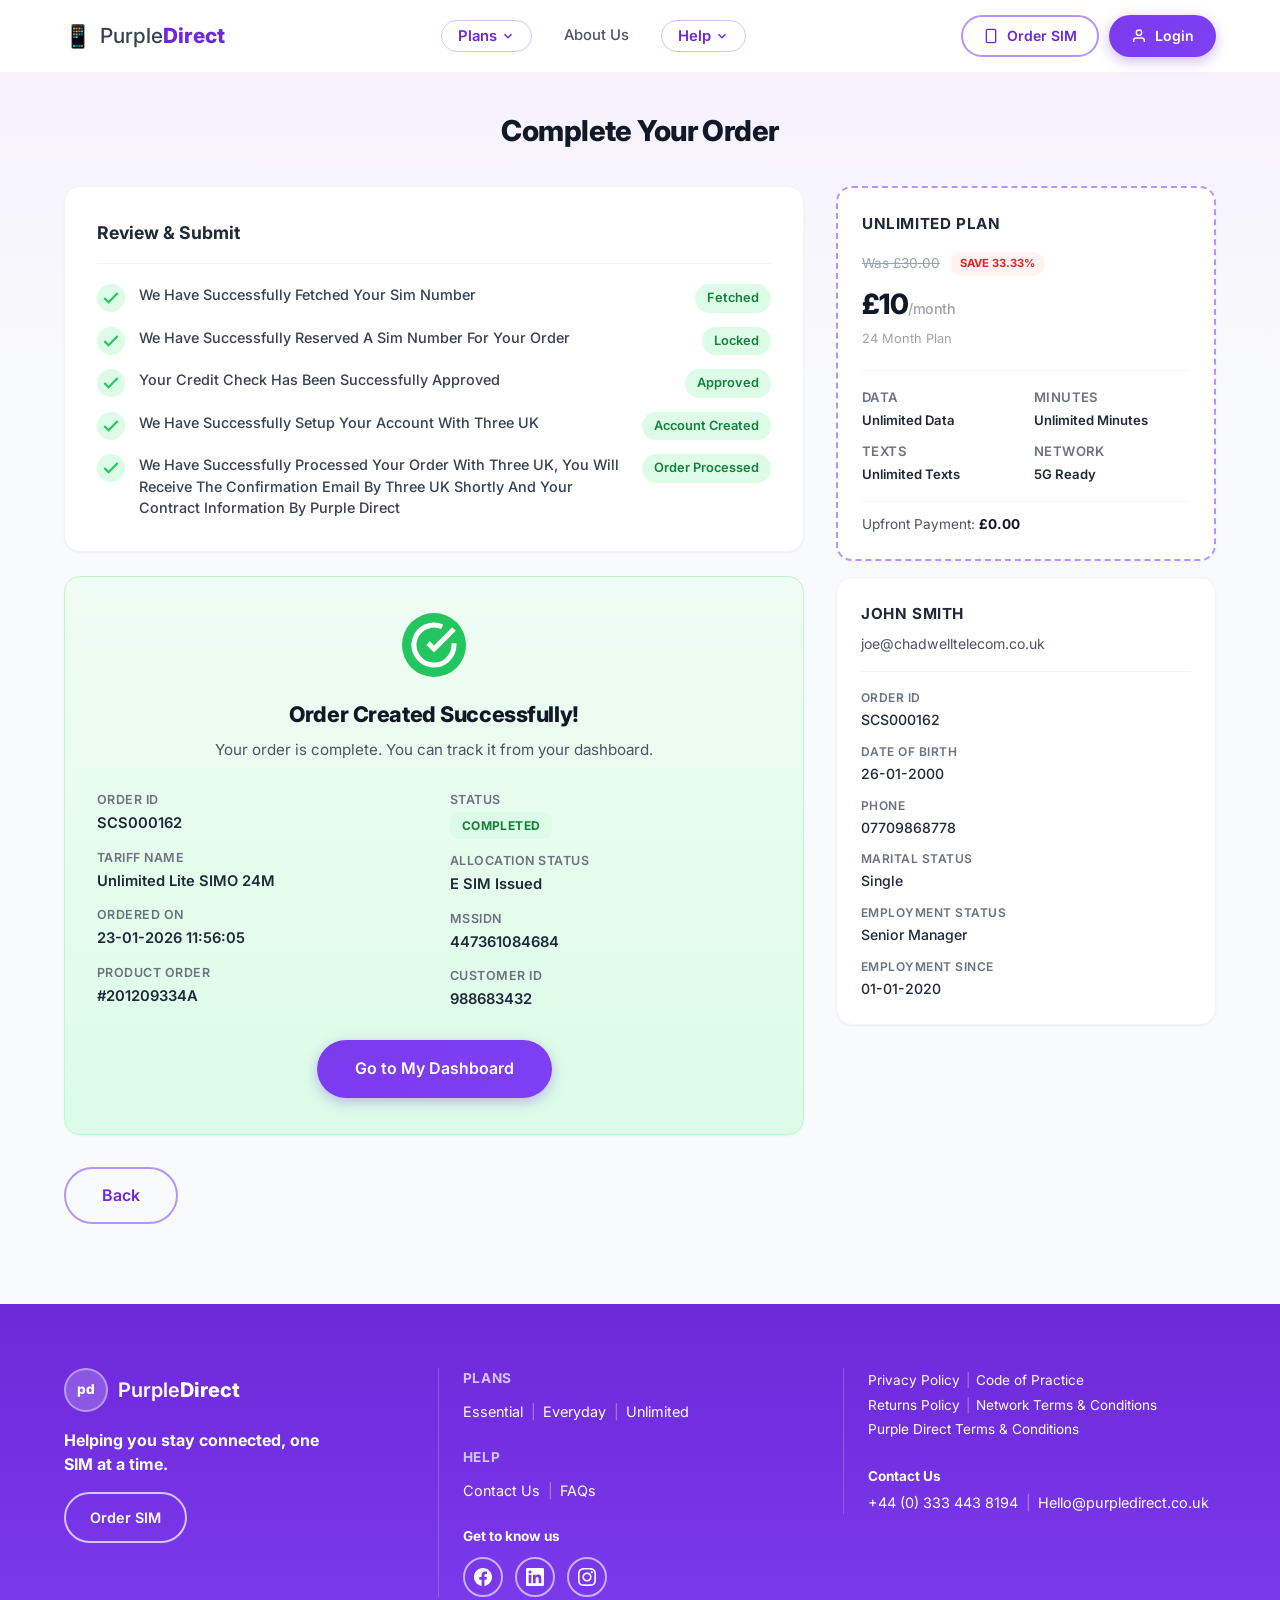
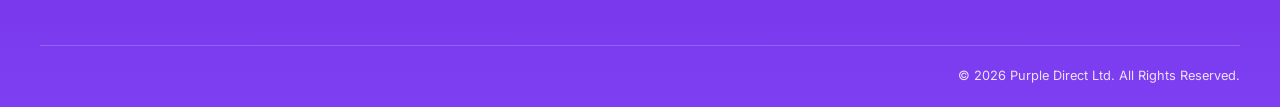
<file: order-complete.html>
<!DOCTYPE html>
<html lang="en">
<head>
  <meta charset="UTF-8">
  <meta name="viewport" content="width=device-width, initial-scale=1.0">
  <title>Order Complete - Purple Direct</title>
  <link rel="preconnect" href="https://fonts.googleapis.com">
  <link href="https://fonts.googleapis.com/css2?family=Inter:wght@400;500;600;700;800&display=swap" rel="stylesheet">
  <link rel="stylesheet" href="styles.css">
</head>
<body>

  <!-- Header -->
  <header class="header">
    <div class="container header-inner">
      <a href="index.html" class="logo">
        <span class="logo-icon">📱</span>
        <span class="logo-text">Purple<span class="logo-bold">Direct</span></span>
      </a>
      <nav class="nav">
        <div class="nav-dropdown">
          <button class="nav-link nav-link-trigger" aria-expanded="false">
            Plans
            <svg class="nav-chevron" width="14" height="14" viewBox="0 0 24 24" fill="none" stroke="currentColor" stroke-width="2.5"><path d="M6 9l6 6 6-6"/></svg>
          </button>
          <div class="mega-dropdown">
            <div class="mega-dropdown-inner">
              <div class="mega-sidebar">
                <h5 class="mega-sidebar-label">Browse Plans</h5>
                <a href="index.html#plans" class="mega-sidebar-item active">
                  <span class="mega-sidebar-icon"><svg width="18" height="18" viewBox="0 0 24 24" fill="none" stroke="currentColor" stroke-width="2"><path d="M22 12h-4l-3 9L9 3l-3 9H2"/></svg></span>
                  Unlimited
                </a>
                <a href="index.html#plans" class="mega-sidebar-item">
                  <span class="mega-sidebar-icon"><svg width="18" height="18" viewBox="0 0 24 24" fill="none" stroke="currentColor" stroke-width="2"><circle cx="12" cy="12" r="10"/><path d="M12 6v6l4 2"/></svg></span>
                  Everyday
                </a>
                <a href="index.html#plans" class="mega-sidebar-item">
                  <span class="mega-sidebar-icon"><svg width="18" height="18" viewBox="0 0 24 24" fill="none" stroke="currentColor" stroke-width="2"><path d="M12 2L2 7l10 5 10-5-10-5z"/><path d="M2 17l10 5 10-5"/><path d="M2 12l10 5 10-5"/></svg></span>
                  Essential
                </a>
              </div>
              <div class="mega-content">
                <div class="mega-plan-card visible" id="plan-unlimited">
                  <div class="mega-plan-header">
                    <span class="mega-plan-badge badge-purple">UNLIMITED</span>
                    <div class="mega-plan-pricing">
                      <div class="mega-plan-data-tag">Unlimited Data</div>
                      <div class="mega-plan-price-row"><span class="mega-plan-was">Was £30.00</span><span class="mega-plan-save">SAVE 25%</span></div>
                      <div class="mega-plan-price">£22.50<span>/Month</span></div>
                      <div class="mega-plan-term">£22.50 for 24 months</div>
                    </div>
                  </div>
                  <div class="mega-plan-network">
                    <span class="network-badge-dot"></span>
                    Powered by <img src="images/three.png" alt="Three" class="network-logo-img"> · 5G Network
                  </div>
                  <a href="checkout.html" class="btn btn-primary btn-block mega-plan-cta">Order SIM →</a>
                </div>
                <div class="mega-plan-card" id="plan-everyday">
                  <div class="mega-plan-header">
                    <span class="mega-plan-badge badge-green">EVERYDAY</span>
                    <div class="mega-plan-pricing">
                      <div class="mega-plan-data-tag">50GB Data</div>
                      <div class="mega-plan-price-row"><span class="mega-plan-was">Was £20.00</span><span class="mega-plan-save">SAVE 25%</span></div>
                      <div class="mega-plan-price">£15.00<span>/Month</span></div>
                      <div class="mega-plan-term">£15.00 for 24 months</div>
                    </div>
                  </div>
                  <div class="mega-plan-network">
                    <span class="network-badge-dot"></span>
                    Powered by <img src="images/three.png" alt="Three" class="network-logo-img"> · 5G Network
                  </div>
                  <a href="checkout.html" class="btn btn-primary btn-block mega-plan-cta">Order SIM →</a>
                </div>
                <div class="mega-plan-card" id="plan-essential">
                  <div class="mega-plan-header">
                    <span class="mega-plan-badge badge-amber">ESSENTIAL</span>
                    <div class="mega-plan-pricing">
                      <div class="mega-plan-data-tag">8GB Data</div>
                      <div class="mega-plan-price-row"><span class="mega-plan-was">Was £20.00</span><span class="mega-plan-save">SAVE 25%</span></div>
                      <div class="mega-plan-price">£15.00<span>/Month</span></div>
                      <div class="mega-plan-term">£15.00 Discount for 24 months</div>
                    </div>
                  </div>
                  <div class="mega-plan-network">
                    <span class="network-badge-dot"></span>
                    Powered by <img src="images/three.png" alt="Three" class="network-logo-img"> · 5G Network
                  </div>
                  <a href="checkout.html" class="btn btn-primary btn-block mega-plan-cta">Order SIM →</a>
                </div>
              </div>
            </div>
          </div>
        </div>
        <a href="about.html" class="nav-link">About Us</a>
        <div class="nav-dropdown">
          <button class="nav-link nav-link-trigger" aria-expanded="false">
            Help
            <svg class="nav-chevron" width="14" height="14" viewBox="0 0 24 24" fill="none" stroke="currentColor" stroke-width="2.5"><path d="M6 9l6 6 6-6"/></svg>
          </button>
          <div class="help-dropdown">
            <a href="contact.html">Contact Us</a>
            <a href="index.html#faq">FAQs</a>
          </div>
        </div>
      </nav>
      <div class="header-actions">
        <a href="checkout.html" class="btn btn-outline btn-sm">
          <svg width="16" height="16" viewBox="0 0 24 24" fill="none" stroke="currentColor" stroke-width="2"><rect x="5" y="2" width="14" height="20" rx="2"/><line x1="12" y1="18" x2="12" y2="18.01"/></svg>
          Order SIM
        </a>
        <a href="login.html" class="btn btn-primary btn-sm">
          <svg width="16" height="16" viewBox="0 0 24 24" fill="none" stroke="currentColor" stroke-width="2"><path d="M20 21v-2a4 4 0 00-4-4H8a4 4 0 00-4 4v2"/><circle cx="12" cy="7" r="4"/></svg>
          Login
        </a>
      </div>
      <button class="mobile-menu-btn" aria-label="Menu" onclick="document.body.classList.toggle('mobile-menu-open')">
        <span></span><span></span><span></span>
      </button>
    </div>
  </header>

  <!-- Mobile Menu -->
  <div class="mobile-menu">
    <div class="mobile-menu-overlay" onclick="document.body.classList.remove('mobile-menu-open')"></div>
    <div class="mobile-menu-panel">
      <div class="mobile-menu-header">
        <span class="logo-text">Purple<span class="logo-bold">Direct</span></span>
        <button class="mobile-menu-close" onclick="document.body.classList.remove('mobile-menu-open')" aria-label="Close">
          <svg width="24" height="24" viewBox="0 0 24 24" fill="none" stroke="currentColor" stroke-width="2"><path d="M18 6L6 18"/><path d="M6 6l12 12"/></svg>
        </button>
      </div>
      <nav class="mobile-menu-nav">
        <div class="mobile-menu-section">
          <div class="mobile-menu-label">Plans</div>
          <a href="index.html#plans" class="mobile-menu-link" onclick="document.body.classList.remove('mobile-menu-open')">Unlimited</a>
          <a href="index.html#plans" class="mobile-menu-link" onclick="document.body.classList.remove('mobile-menu-open')">Everyday</a>
          <a href="index.html#plans" class="mobile-menu-link" onclick="document.body.classList.remove('mobile-menu-open')">Essential</a>
        </div>
        <div class="mobile-menu-section">
          <div class="mobile-menu-label">Help</div>
          <a href="contact.html" class="mobile-menu-link" onclick="document.body.classList.remove('mobile-menu-open')">Contact Us</a>
          <a href="index.html#faq" class="mobile-menu-link" onclick="document.body.classList.remove('mobile-menu-open')">FAQs</a>
        </div>
        <a href="about.html" class="mobile-menu-link" onclick="document.body.classList.remove('mobile-menu-open')">About Us</a>
      </nav>
      <div class="mobile-menu-actions">
        <a href="checkout.html" class="btn btn-outline btn-block">Order SIM</a>
        <a href="login.html" class="btn btn-primary btn-block">Login</a>
      </div>
    </div>
  </div>

  <!-- Order Complete -->
  <section class="order-complete-page">
    <div class="container">
      <h1 class="order-complete-title">Complete Your Order</h1>

      <div class="order-complete-layout">
        <div class="order-complete-main">
          <!-- Review & Submit steps -->
          <div class="order-complete-card order-complete-steps-card">
            <h2 class="order-complete-card-title">Review & Submit</h2>
            <ul class="order-complete-steps">
              <li class="order-complete-step">
                <span class="order-complete-step-icon" aria-hidden="true">
                  <svg width="20" height="20" viewBox="0 0 24 24" fill="none" stroke="currentColor" stroke-width="2.5"><path d="M20 6L9 17l-5-5"/></svg>
                </span>
                <span class="order-complete-step-text">We Have Successfully Fetched Your Sim Number</span>
                <span class="order-complete-step-status">Fetched</span>
              </li>
              <li class="order-complete-step">
                <span class="order-complete-step-icon" aria-hidden="true">
                  <svg width="20" height="20" viewBox="0 0 24 24" fill="none" stroke="currentColor" stroke-width="2.5"><path d="M20 6L9 17l-5-5"/></svg>
                </span>
                <span class="order-complete-step-text">We Have Successfully Reserved A Sim Number For Your Order</span>
                <span class="order-complete-step-status">Locked</span>
              </li>
              <li class="order-complete-step">
                <span class="order-complete-step-icon" aria-hidden="true">
                  <svg width="20" height="20" viewBox="0 0 24 24" fill="none" stroke="currentColor" stroke-width="2.5"><path d="M20 6L9 17l-5-5"/></svg>
                </span>
                <span class="order-complete-step-text">Your Credit Check Has Been Successfully Approved</span>
                <span class="order-complete-step-status">Approved</span>
              </li>
              <li class="order-complete-step">
                <span class="order-complete-step-icon" aria-hidden="true">
                  <svg width="20" height="20" viewBox="0 0 24 24" fill="none" stroke="currentColor" stroke-width="2.5"><path d="M20 6L9 17l-5-5"/></svg>
                </span>
                <span class="order-complete-step-text">We Have Successfully Setup Your Account With Three UK</span>
                <span class="order-complete-step-status">Account Created</span>
              </li>
              <li class="order-complete-step">
                <span class="order-complete-step-icon" aria-hidden="true">
                  <svg width="20" height="20" viewBox="0 0 24 24" fill="none" stroke="currentColor" stroke-width="2.5"><path d="M20 6L9 17l-5-5"/></svg>
                </span>
                <span class="order-complete-step-text">We Have Successfully Processed Your Order With Three UK, You Will Receive The Confirmation Email By Three UK Shortly And Your Contract Information By Purple Direct</span>
                <span class="order-complete-step-status">Order Processed</span>
              </li>
            </ul>
          </div>

          <!-- Success message & order details -->
          <div class="order-complete-success-box">
            <div class="order-complete-success-icon" aria-hidden="true">
              <svg width="48" height="48" viewBox="0 0 24 24" fill="none" stroke="currentColor" stroke-width="2.5"><path d="M22 11.08V12a10 10 0 11-5.93-9.14"/><path d="M22 4L12 14.01l-3-3"/></svg>
            </div>
            <h2 class="order-complete-success-title">Order Created Successfully!</h2>
            <p class="order-complete-success-desc">Your order is complete. You can track it from your dashboard.</p>
            <div class="order-complete-details-grid">
              <div class="order-complete-detail-col">
                <div class="order-complete-detail-row">
                  <span class="order-complete-detail-label">Order ID</span>
                  <span class="order-complete-detail-value">SCS000162</span>
                </div>
                <div class="order-complete-detail-row">
                  <span class="order-complete-detail-label">Tariff Name</span>
                  <span class="order-complete-detail-value">Unlimited Lite SIMO 24M</span>
                </div>
                <div class="order-complete-detail-row">
                  <span class="order-complete-detail-label">Ordered on</span>
                  <span class="order-complete-detail-value">23-01-2026 11:56:05</span>
                </div>
                <div class="order-complete-detail-row">
                  <span class="order-complete-detail-label">Product Order</span>
                  <span class="order-complete-detail-value">#201209334A</span>
                </div>
              </div>
              <div class="order-complete-detail-col">
                <div class="order-complete-detail-row">
                  <span class="order-complete-detail-label">Status</span>
                  <span class="order-complete-detail-value order-complete-status-badge">COMPLETED</span>
                </div>
                <div class="order-complete-detail-row">
                  <span class="order-complete-detail-label">Allocation Status</span>
                  <span class="order-complete-detail-value">E SIM Issued</span>
                </div>
                <div class="order-complete-detail-row">
                  <span class="order-complete-detail-label">MSSIDN</span>
                  <span class="order-complete-detail-value">447361084684</span>
                </div>
                <div class="order-complete-detail-row">
                  <span class="order-complete-detail-label">Customer ID</span>
                  <span class="order-complete-detail-value">988683432</span>
                </div>
              </div>
            </div>
            <div class="order-complete-actions">
              <a href="dashboard.html" class="btn btn-primary btn-lg">Go to My Dashboard</a>
            </div>
          </div>
          <div class="order-complete-back-wrap">
            <a href="checkout.html" class="btn btn-outline btn-lg">Back</a>
          </div>
        </div>

        <!-- Sidebar -->
        <aside class="order-complete-sidebar">
          <div class="order-complete-plan-card">
            <h3 class="order-complete-plan-name">UNLIMITED PLAN</h3>
            <div class="order-complete-plan-pricing">
              <span class="order-complete-plan-was">Was £30.00</span>
              <span class="order-complete-plan-save">SAVE 33.33%</span>
            </div>
            <div class="order-complete-plan-price">£10<span>/month</span></div>
            <div class="order-complete-plan-term">24 Month Plan</div>
            <div class="order-complete-plan-features">
              <div class="order-complete-plan-feature"><span class="order-complete-plan-feature-label">Data</span> <span class="order-complete-plan-feature-value">Unlimited Data</span></div>
              <div class="order-complete-plan-feature"><span class="order-complete-plan-feature-label">Minutes</span> <span class="order-complete-plan-feature-value">Unlimited Minutes</span></div>
              <div class="order-complete-plan-feature"><span class="order-complete-plan-feature-label">Texts</span> <span class="order-complete-plan-feature-value">Unlimited Texts</span></div>
              <div class="order-complete-plan-feature"><span class="order-complete-plan-feature-label">Network</span> <span class="order-complete-plan-feature-value">5G Ready</span></div>
            </div>
            <div class="order-complete-plan-upfront">Upfront Payment: <strong>£0.00</strong></div>
          </div>
          <div class="order-complete-customer-card">
            <h3 class="order-complete-customer-name">JOHN SMITH</h3>
            <p class="order-complete-customer-email">joe@chadwelltelecom.co.uk</p>
            <div class="order-complete-customer-details">
              <div class="order-complete-customer-row">
                <span class="order-complete-detail-label">Order ID</span>
                <span class="order-complete-detail-value">SCS000162</span>
              </div>
              <div class="order-complete-customer-row">
                <span class="order-complete-detail-label">Date of Birth</span>
                <span class="order-complete-detail-value">26-01-2000</span>
              </div>
              <div class="order-complete-customer-row">
                <span class="order-complete-detail-label">Phone</span>
                <span class="order-complete-detail-value">07709868778</span>
              </div>
              <div class="order-complete-customer-row">
                <span class="order-complete-detail-label">Marital Status</span>
                <span class="order-complete-detail-value">Single</span>
              </div>
              <div class="order-complete-customer-row">
                <span class="order-complete-detail-label">Employment Status</span>
                <span class="order-complete-detail-value">Senior Manager</span>
              </div>
              <div class="order-complete-customer-row">
                <span class="order-complete-detail-label">Employment Since</span>
                <span class="order-complete-detail-value">01-01-2020</span>
              </div>
            </div>
          </div>
        </aside>
      </div>
    </div>
  </section>

  <script>
    document.querySelectorAll('.nav-link-trigger').forEach(trigger => {
      trigger.addEventListener('click', (e) => {
        e.preventDefault();
        const dropdown = trigger.closest('.nav-dropdown');
        const isOpen = dropdown.classList.contains('open');
        document.querySelectorAll('.nav-dropdown').forEach(d => d.classList.remove('open'));
        if (!isOpen) dropdown.classList.add('open');
      });
    });
    document.addEventListener('click', (e) => {
      if (!e.target.closest('.nav-dropdown')) {
        document.querySelectorAll('.nav-dropdown').forEach(d => d.classList.remove('open'));
      }
    });
  </script>

  <!-- Footer -->
  <footer class="footer">
    <div class="container footer-inner">
      <div class="footer-brand">
        <a href="index.html" class="footer-logo">
          <span class="footer-logo-icon">pd</span>
          <span class="footer-logo-text">Purple<span class="footer-logo-bold">Direct</span></span>
        </a>
        <p class="footer-tagline">Helping you stay connected, one SIM at a time.</p>
        <a href="checkout.html" class="btn btn-footer-cta">Order SIM</a>
      </div>
      <div class="footer-nav">
        <div class="footer-col">
          <h5 class="footer-heading">Plans</h5>
          <div class="footer-links-inline">
            <a href="index.html#plans">Essential</a><span class="footer-sep">|</span>
            <a href="index.html#plans">Everyday</a><span class="footer-sep">|</span>
            <a href="index.html#plans">Unlimited</a>
          </div>
        </div>
        <div class="footer-col">
          <h5 class="footer-heading">Help</h5>
          <div class="footer-links-inline">
            <a href="contact.html">Contact Us</a><span class="footer-sep">|</span>
            <a href="index.html#faq">FAQs</a>
          </div>
        </div>
        <div class="footer-col">
          <h5 class="footer-heading footer-heading-white">Get to know us</h5>
          <div class="footer-social">
            <a href="#" class="footer-social-link" aria-label="Facebook"><svg width="18" height="18" viewBox="0 0 24 24" fill="currentColor"><path d="M24 12.073c0-6.627-5.373-12-12-12s-12 5.373-12 12c0 5.99 4.388 10.954 10.125 11.854v-8.385H7.078v-3.47h3.047V9.43c0-3.007 1.792-4.669 4.533-4.669 1.312 0 2.686.235 2.686.235v2.953H15.83c-1.491 0-1.956.925-1.956 1.874v2.25h3.328l-.532 3.47h-2.796v8.385C19.612 23.027 24 18.062 24 12.073z"/></svg></a>
            <a href="#" class="footer-social-link" aria-label="LinkedIn"><svg width="18" height="18" viewBox="0 0 24 24" fill="currentColor"><path d="M20.447 20.452h-3.554v-5.569c0-1.328-.027-3.037-1.852-3.037-1.853 0-2.136 1.445-2.136 2.939v5.667H9.351V9h3.414v1.561h.046c.477-.9 1.637-1.85 3.37-1.85 3.601 0 4.267 2.37 4.267 5.455v6.286zM5.337 7.433c-1.144 0-2.063-.926-2.063-2.065 0-1.138.92-2.063 2.063-2.063 1.14 0 2.064.925 2.064 2.063 0 1.139-.925 2.065-2.064 2.065zm1.782 13.019H3.555V9h3.564v11.452zM22.225 0H1.771C.792 0 0 .774 0 1.729v20.542C0 23.227.792 24 1.771 24h20.451C23.2 24 24 23.227 24 22.271V1.729C24 .774 23.2 0 22.222 0h.003z"/></svg></a>
            <a href="#" class="footer-social-link" aria-label="Instagram"><svg width="18" height="18" viewBox="0 0 24 24" fill="currentColor"><path d="M12 2.163c3.204 0 3.584.012 4.85.07 3.252.148 4.771 1.691 4.919 4.919.058 1.265.069 1.645.069 4.849 0 3.205-.012 3.584-.069 4.849-.149 3.225-1.664 4.771-4.919 4.919-1.266.058-1.644.07-4.85.07-3.204 0-3.584-.012-4.849-.07-3.26-.149-4.771-1.699-4.919-4.92-.058-1.265-.07-1.644-.07-4.849 0-3.204.013-3.583.07-4.849.149-3.227 1.664-4.771 4.919-4.919 1.266-.057 1.645-.069 4.849-.069zm0-2.163c-3.259 0-3.667.014-4.947.072-4.358.2-6.78 2.618-6.98 6.98-.059 1.281-.073 1.689-.073 4.948 0 3.259.014 3.668.072 4.948.2 4.358 2.618 6.78 6.98 6.98 1.281.058 1.689.072 4.948.072 3.259 0 3.668-.014 4.948-.072 4.354-.2 6.782-2.618 6.979-6.98.059-1.28.073-1.689.073-4.948 0-3.259-.014-3.667-.072-4.947-.196-4.354-2.617-6.78-6.979-6.98-1.281-.059-1.69-.073-4.949-.073zm0 5.838c-3.403 0-6.162 2.759-6.162 6.162s2.759 6.163 6.162 6.163 6.162-2.759 6.162-6.163c0-3.403-2.759-6.162-6.162-6.162zm0 10.162c-2.209 0-4-1.79-4-4 0-2.209 1.791-4 4-4s4 1.791 4 4c0 2.21-1.791 4-4 4zm6.406-11.845c-.796 0-1.441.645-1.441 1.44s.645 1.44 1.441 1.44c.795 0 1.439-.645 1.439-1.44s-.644-1.44-1.439-1.44z"/></svg></a>
          </div>
        </div>
      </div>
      <div class="footer-legal-contact">
        <div class="footer-legal">
          <a href="#">Privacy Policy</a><span class="footer-sep">|</span><a href="#">Code of Practice</a><br>
          <a href="#">Returns Policy</a><span class="footer-sep">|</span><a href="#">Network Terms &amp; Conditions</a><br>
          <a href="#">Purple Direct Terms &amp; Conditions</a>
        </div>
        <div class="footer-contact">
          <h5 class="footer-heading footer-heading-white">Contact Us</h5>
          <div class="footer-links-inline">
            <a href="tel:+4403334438194">+44 (0) 333 443 8194</a><span class="footer-sep">|</span>
            <a href="mailto:Hello@purpledirect.co.uk">Hello@purpledirect.co.uk</a>
          </div>
        </div>
      </div>
    </div>
    <div class="container footer-bottom">
      <p>&copy; 2026 Purple Direct Ltd. All Rights Reserved.</p>
    </div>
  </footer>

</body>
</html>
</file>
<file: styles.css>
/* ============================================
   PURPLE DIRECT - Design System & Styles
   ============================================ */

:root {
  --purple-50: #f5f0ff;
  --purple-100: #ede5ff;
  --purple-200: #d4c4ff;
  --purple-300: #b495ff;
  --purple-400: #8b5cf6;
  --purple-500: #7c3aed;
  --purple-600: #6d28d9;
  --purple-700: #7e3ff2;
  --purple-800: #7e3ff2;
  --purple-900: #7e3ff2;

  --gold-400: #fbbf24;
  --gold-500: #f59e0b;

  --green-500: #22c55e;

  --gray-50: #f9fafb;
  --gray-100: #f3f4f6;
  --gray-200: #e5e7eb;
  --gray-300: #d1d5db;
  --gray-400: #9ca3af;
  --gray-500: #6b7280;
  --gray-600: #4b5563;
  --gray-700: #374151;
  --gray-800: #1f2937;
  --gray-900: #111827;

  --white: #ffffff;
  --shadow-sm: 0 1px 2px rgba(0,0,0,0.05);
  --shadow-md: 0 4px 6px -1px rgba(0,0,0,0.07), 0 2px 4px -2px rgba(0,0,0,0.05);
  --shadow-lg: 0 10px 15px -3px rgba(0,0,0,0.08), 0 4px 6px -4px rgba(0,0,0,0.04);
  --shadow-xl: 0 20px 25px -5px rgba(0,0,0,0.08), 0 8px 10px -6px rgba(0,0,0,0.04);

  --radius-sm: 8px;
  --radius-md: 12px;
  --radius-lg: 16px;
  --radius-xl: 24px;
  --radius-full: 9999px;
}

/* Reset */
*, *::before, *::after {
  margin: 0;
  padding: 0;
  box-sizing: border-box;
}

html {
  scroll-behavior: smooth;
}

body {
  font-family: 'Inter', -apple-system, BlinkMacSystemFont, sans-serif;
  color: var(--gray-800);
  background: var(--white);
  line-height: 1.6;
  -webkit-font-smoothing: antialiased;
}

img {
  max-width: 100%;
  display: block;
}

a {
  text-decoration: none;
  color: inherit;
}

/* ============================================
   Layout
   ============================================ */

.container {
  max-width: 1200px;
  margin: 0 auto;
  padding: 0 24px;
}

.section-header {
  text-align: center;
  margin-bottom: 48px;
}

.section-title {
  font-size: 2rem;
  font-weight: 800;
  color: var(--gray-900);
  margin-bottom: 12px;
  letter-spacing: -0.02em;
}

.section-subtitle {
  font-size: 1.05rem;
  color: var(--gray-500);
  max-width: 520px;
  margin: 0 auto;
}

/* ============================================
   Buttons
   ============================================ */

.btn {
  display: inline-flex;
  align-items: center;
  justify-content: center;
  font-family: inherit;
  font-weight: 600;
  border: 2px solid transparent;
  cursor: pointer;
  transition: all 0.2s ease;
  gap: 8px;
  white-space: nowrap;
}

.btn-sm {
  padding: 8px 20px;
  font-size: 0.875rem;
  border-radius: var(--radius-full);
}

.btn-md {
  padding: 12px 28px;
  font-size: 0.95rem;
  border-radius: var(--radius-full);
}

.btn-lg {
  padding: 14px 36px;
  font-size: 1rem;
  border-radius: var(--radius-full);
}

.btn-primary {
  background: linear-gradient(135deg, var(--purple-500), var(--purple-700));
  color: var(--white);
  border-color: transparent;
  box-shadow: 0 4px 14px rgba(124, 58, 237, 0.35);
}

.btn-primary:hover {
  background: linear-gradient(135deg, var(--purple-600), var(--purple-800));
  box-shadow: 0 6px 20px rgba(124, 58, 237, 0.45);
  transform: translateY(-1px);
}

.btn-outline {
  background: transparent;
  color: var(--purple-600);
  border-color: var(--purple-300);
}

.btn-outline:hover {
  background: var(--purple-50);
  border-color: var(--purple-500);
}

.btn-white {
  background: var(--white);
  color: var(--purple-700);
  border-color: transparent;
  box-shadow: var(--shadow-md);
}

.btn-white:hover {
  transform: translateY(-1px);
  box-shadow: var(--shadow-lg);
}

.btn-block {
  width: 100%;
  padding: 12px 24px;
  font-size: 0.95rem;
  border-radius: var(--radius-full);
}

/* ============================================
   Header
   ============================================ */

.header {
  position: fixed;
  top: 0;
  left: 0;
  right: 0;
  z-index: 100;
  background: rgba(255, 255, 255, 0.95);
  border-bottom: 1px solid var(--gray-100);
  overflow: visible;
}

.header-inner {
  display: flex;
  align-items: center;
  justify-content: space-between;
  height: 72px;
}

.logo {
  display: flex;
  align-items: center;
  gap: 8px;
}

.logo-icon {
  font-size: 1.4rem;
}

.logo-text {
  font-size: 1.3rem;
  font-weight: 500;
  color: var(--gray-700);
}

.logo-bold {
  font-weight: 800;
  color: var(--purple-600);
}

.nav {
  display: flex;
  gap: 32px;
  align-items: center;
}

.nav-link {
  font-size: 0.925rem;
  font-weight: 500;
  color: var(--gray-600);
  transition: color 0.2s;
}

.nav-link:hover {
  color: var(--purple-600);
}

.mobile-menu-btn {
  display: none;
  flex-direction: column;
  gap: 5px;
  background: none;
  border: none;
  cursor: pointer;
  padding: 4px;
}

.mobile-menu-btn span {
  width: 24px;
  height: 2px;
  background: var(--gray-700);
  border-radius: 2px;
  transition: all 0.3s;
}

body.mobile-menu-open .mobile-menu-btn span:nth-child(1) {
  transform: rotate(45deg) translate(5px, 5px);
}

body.mobile-menu-open .mobile-menu-btn span:nth-child(2) {
  opacity: 0;
}

body.mobile-menu-open .mobile-menu-btn span:nth-child(3) {
  transform: rotate(-45deg) translate(5px, -5px);
}

/* ============================================
   Mobile Menu
   ============================================ */

.mobile-menu {
  display: none;
}

body.mobile-menu-open {
  overflow: hidden;
}

body.mobile-menu-open .mobile-menu {
  display: block;
}

.mobile-menu-overlay {
  position: fixed;
  inset: 0;
  background: rgba(0, 0, 0, 0.4);
  z-index: 998;
  animation: fadeIn 0.2s ease;
}

@keyframes fadeIn {
  from { opacity: 0; }
  to { opacity: 1; }
}

.mobile-menu-panel {
  position: fixed;
  top: 0;
  right: 0;
  bottom: 0;
  width: 320px;
  max-width: 85vw;
  background: var(--white);
  z-index: 999;
  display: flex;
  flex-direction: column;
  box-shadow: -8px 0 30px rgba(0, 0, 0, 0.1);
  animation: slideIn 0.3s cubic-bezier(0.16, 1, 0.3, 1);
  overflow-y: auto;
}

@keyframes slideIn {
  from { transform: translateX(100%); }
  to { transform: translateX(0); }
}

.mobile-menu-header {
  display: flex;
  align-items: center;
  justify-content: space-between;
  padding: 20px 24px;
  border-bottom: 1px solid var(--gray-100);
}

.mobile-menu-close {
  width: 40px;
  height: 40px;
  border-radius: 50%;
  border: none;
  background: var(--gray-50);
  color: var(--gray-600);
  display: flex;
  align-items: center;
  justify-content: center;
  cursor: pointer;
  transition: all 0.2s;
}

.mobile-menu-close:hover {
  background: var(--gray-100);
  color: var(--gray-800);
}

.mobile-menu-nav {
  flex: 1;
  padding: 16px 0;
}

.mobile-menu-section {
  padding: 0 0 8px;
  margin-bottom: 8px;
  border-bottom: 1px solid var(--gray-100);
}

.mobile-menu-label {
  font-size: 0.7rem;
  font-weight: 700;
  text-transform: uppercase;
  letter-spacing: 0.08em;
  color: var(--gray-400);
  padding: 8px 24px;
}

.mobile-menu-link {
  display: flex;
  align-items: center;
  gap: 12px;
  padding: 14px 24px;
  font-size: 0.95rem;
  font-weight: 500;
  color: var(--gray-700);
  transition: all 0.15s;
}

.mobile-menu-link:hover {
  background: var(--purple-50);
  color: var(--purple-700);
}

.mobile-menu-link svg {
  color: var(--gray-400);
  flex-shrink: 0;
}

.mobile-menu-link:hover svg {
  color: var(--purple-500);
}

.mobile-menu-actions {
  padding: 20px 24px;
  border-top: 1px solid var(--gray-100);
  display: flex;
  flex-direction: column;
  gap: 10px;
}

.header-actions {
  display: flex;
  gap: 10px;
}

/* ============================================
   Nav Dropdown & Mega Menu
   ============================================ */

.nav-dropdown {
  position: relative;
}

.nav-link-trigger {
  display: inline-flex;
  align-items: center;
  gap: 4px;
  background: none;
  border: 1px solid var(--purple-200);
  border-radius: var(--radius-full);
  padding: 6px 16px;
  font-family: inherit;
  font-size: 0.925rem;
  font-weight: 600;
  color: var(--purple-600);
  cursor: pointer;
  transition: all 0.2s;
}

.nav-link-trigger:hover {
  background: var(--purple-50);
  border-color: var(--purple-400);
}

.nav-dropdown.open .nav-link-trigger {
  background: var(--purple-50);
  border-color: var(--purple-500);
}

.nav-chevron {
  transition: transform 0.25s ease;
}

.nav-dropdown.open .nav-chevron {
  transform: rotate(180deg);
}

.mega-dropdown {
  display: none;
  position: absolute;
  top: calc(100% + 16px);
  left: 50%;
  transform: translateX(-50%) translateY(8px);
  width: 680px;
  background: var(--white);
  border: 1px solid var(--gray-200);
  border-radius: var(--radius-lg);
  box-shadow: 0 25px 50px -12px rgba(0,0,0,0.12), 0 0 0 1px rgba(0,0,0,0.03);
  opacity: 0;
  visibility: hidden;
  pointer-events: none;
  transition: opacity 0.25s cubic-bezier(0.16, 1, 0.3, 1), transform 0.25s cubic-bezier(0.16, 1, 0.3, 1), visibility 0.25s;
  z-index: 200;
  overflow: hidden;
}

.nav-dropdown.open .mega-dropdown {
  display: block;
  opacity: 1;
  visibility: visible;
  pointer-events: all;
  transform: translateX(-50%) translateY(0);
}

/* Help dropdown (Contact Us, FAQs) */
.help-dropdown {
  display: none;
  position: absolute;
  top: calc(100% + 8px);
  left: 50%;
  transform: translateX(-50%) translateY(6px);
  min-width: 180px;
  background: var(--white);
  border: 1px solid var(--gray-200);
  border-radius: var(--radius-md);
  box-shadow: var(--shadow-lg);
  padding: 8px 0;
  opacity: 0;
  visibility: hidden;
  transition: opacity 0.2s, transform 0.2s, visibility 0.2s;
  z-index: 200;
}

.nav-dropdown.open .help-dropdown {
  display: block;
  opacity: 1;
  visibility: visible;
  transform: translateX(-50%) translateY(0);
}

.help-dropdown a {
  display: block;
  padding: 10px 20px;
  font-size: 0.9rem;
  font-weight: 500;
  color: var(--gray-700);
  transition: background 0.15s, color 0.15s;
}

.help-dropdown a:hover {
  background: var(--purple-50);
  color: var(--purple-600);
}

.mega-dropdown-inner {
  display: grid;
  grid-template-columns: 180px 1fr;
}

/* Sidebar */
.mega-sidebar {
  background: var(--gray-50);
  border-right: 1px solid var(--gray-100);
  padding: 20px 0;
}

.mega-sidebar-label {
  font-size: 0.7rem;
  font-weight: 700;
  text-transform: uppercase;
  letter-spacing: 0.08em;
  color: var(--gray-400);
  padding: 0 20px;
  margin-bottom: 12px;
}

.mega-sidebar-item {
  display: flex;
  align-items: center;
  gap: 10px;
  width: 100%;
  padding: 12px 20px;
  background: none;
  border: none;
  font-family: inherit;
  font-size: 0.9rem;
  font-weight: 500;
  color: var(--gray-600);
  cursor: pointer;
  transition: all 0.15s;
  position: relative;
}

.mega-sidebar-item:hover {
  background: var(--gray-100);
  color: var(--gray-800);
}

.mega-sidebar-item.active {
  background: var(--white);
  color: var(--purple-700);
  font-weight: 600;
  box-shadow: inset 3px 0 0 var(--purple-500);
}

.mega-sidebar-icon {
  display: flex;
  align-items: center;
  justify-content: center;
  width: 32px;
  height: 32px;
  border-radius: 8px;
  background: var(--gray-100);
  color: var(--gray-500);
  flex-shrink: 0;
}

.mega-sidebar-item.active .mega-sidebar-icon {
  background: var(--purple-100);
  color: var(--purple-600);
}

/* Plan Cards */
.mega-content {
  padding: 24px 28px;
  position: relative;
  min-height: 380px;
}

.mega-plan-card {
  display: none;
  animation: fadeInCard 0.3s ease;
}

.mega-plan-card.visible {
  display: block;
}

@keyframes fadeInCard {
  from { opacity: 0; transform: translateY(6px); }
  to { opacity: 1; transform: translateY(0); }
}

.mega-plan-header {
  display: flex;
  align-items: flex-start;
  gap: 20px;
  margin-bottom: 24px;
  padding-bottom: 20px;
  border-bottom: 1px solid var(--gray-100);
}

.mega-plan-badge {
  display: inline-block;
  padding: 5px 16px;
  border-radius: var(--radius-full);
  font-size: 0.72rem;
  font-weight: 700;
  letter-spacing: 0.06em;
}

.badge-purple {
  background: var(--purple-100);
  color: var(--purple-700);
}

.badge-green {
  background: #dcfce7;
  color: #15803d;
}

.badge-amber {
  background: #fef3c7;
  color: #b45309;
}

.mega-plan-pricing {
  flex: 1;
}

.mega-plan-data-tag {
  display: inline-block;
  background: linear-gradient(135deg, var(--gold-400), var(--gold-500));
  color: var(--gray-900);
  font-size: 0.85rem;
  font-weight: 700;
  padding: 6px 18px;
  border-radius: var(--radius-sm);
  margin-bottom: 8px;
}

.mega-plan-price-row {
  display: flex;
  align-items: center;
  gap: 10px;
  margin-bottom: 2px;
}

.mega-plan-was {
  font-size: 0.85rem;
  color: var(--gray-400);
  text-decoration: line-through;
}

.mega-plan-save {
  font-size: 0.7rem;
  font-weight: 700;
  color: #dc2626;
  background: #fef2f2;
  padding: 2px 10px;
  border-radius: var(--radius-full);
}

.mega-plan-price {
  font-size: 2rem;
  font-weight: 800;
  color: var(--gray-900);
  letter-spacing: -0.02em;
}

.mega-plan-price span {
  font-size: 0.95rem;
  font-weight: 500;
  color: var(--gray-400);
}

.mega-plan-term {
  font-size: 0.8rem;
  color: var(--gray-400);
}

/* Feature Grid */
.mega-plan-features {
  display: grid;
  grid-template-columns: repeat(3, 1fr);
  gap: 12px;
  margin-bottom: 24px;
}

.mega-feature {
  display: flex;
  flex-direction: column;
  align-items: center;
  text-align: center;
  gap: 8px;
  padding: 14px 8px;
  background: var(--gray-50);
  border-radius: var(--radius-md);
  border: 1px solid var(--gray-100);
  transition: all 0.2s;
}

.mega-feature:hover {
  background: var(--purple-50);
  border-color: var(--purple-200);
}

.mega-feature-icon {
  width: 44px;
  height: 44px;
  border-radius: 50%;
  background: var(--white);
  color: var(--purple-500);
  display: flex;
  align-items: center;
  justify-content: center;
  box-shadow: var(--shadow-sm);
}

.mega-feature span {
  font-size: 0.68rem;
  font-weight: 700;
  color: var(--gray-600);
  letter-spacing: 0.03em;
  text-transform: uppercase;
}

.mega-plan-cta {
  margin-top: 4px;
}

/* ============================================
   Hero
   ============================================ */

.hero {
  position: relative;
  padding: 140px 0 80px;
  overflow: hidden;
  background: var(--purple-100) url('images/hero-family3.png') no-repeat center right;
  background-size: cover;
  min-height: 520px;
}

.hero-overlay {
  position: absolute;
  inset: 0;
  background: linear-gradient(90deg, rgba(255, 255, 255, 0.856) 0%, rgba(255, 255, 255, 0.671) 45%, transparent 70%);
  pointer-events: none;
  z-index: 0;
}

.hero-inner {
  position: relative;
  z-index: 1;
  display: flex;
  align-items: center;
  min-height: 420px;
}

.hero-content {
  display: flex;
  flex-direction: column;
  justify-content: center;
  max-width: 520px;
}

.hero-badge {
  display: inline-block;
  width: fit-content;
  padding: 6px 16px;
  background: var(--purple-100);
  color: var(--purple-700);
  font-size: 0.85rem;
  font-weight: 600;
  border-radius: var(--radius-full);
  margin-bottom: 20px;
  border: 1px solid rgba(124, 58, 237, 0.35);
  text-shadow: 0 1px 2px rgba(255, 255, 255, 0.9);
}

.hero-title {
  font-size: 3.5rem;
  font-weight: 800;
  line-height: 1.1;
  letter-spacing: -0.03em;
  color: var(--gray-900);
  margin-bottom: 20px;
}

.text-gradient {
  background: linear-gradient(135deg, var(--purple-500), var(--purple-700));
  -webkit-background-clip: text;
  -webkit-text-fill-color: transparent;
  background-clip: text;
}

.hero-subtitle {
  font-size: 1.15rem;
  color: var(--gray-700);
  line-height: 1.7;
  margin-bottom: 32px;
  max-width: 460px;
  text-shadow: 0 1px 2px rgba(255, 255, 255, 0.9), 0 1px 4px rgba(0, 0, 0, 0.05);
}

.hero-actions {
  display: flex;
  gap: 16px;
  margin-bottom: 40px;
}

.hero-actions .btn-outline {
  background: rgba(255, 255, 255, 0.85);
  color: var(--purple-700);
  border: 2px solid var(--purple-500);
  box-shadow: 0 2px 8px rgba(124, 58, 237, 0.15);
}

.hero-actions .btn-outline:hover {
  background: var(--white);
  border-color: var(--purple-600);
  box-shadow: 0 4px 12px rgba(124, 58, 237, 0.25);
}

.hero-trust {
  display: flex;
  align-items: center;
  gap: 12px;
}

.hero-trust-avatars {
  display: flex;
}

.avatar {
  width: 36px;
  height: 36px;
  border-radius: 50%;
  background: var(--purple-200);
  color: var(--purple-700);
  font-weight: 700;
  font-size: 0.8rem;
  display: flex;
  align-items: center;
  justify-content: center;
  border: 2px solid var(--white);
  margin-left: -8px;
}

.avatar:first-child {
  margin-left: 0;
}

.hero-stars {
  color: var(--gold-500);
  font-size: 0.85rem;
  letter-spacing: 1px;
}

.hero-trust-text span {
  font-size: 0.825rem;
  color: var(--gray-600);
  text-shadow: 0 1px 2px rgba(255, 255, 255, 0.9);
}

/* Hero Visual */
.hero-visual {
  display: flex;
  justify-content: center;
  align-items: center;
}

.hero-phone-img {
  width: 100%;
  max-width: 800px;
  height: auto;
  filter: drop-shadow(0 40px 80px rgba(124, 58, 237, 0.25)) drop-shadow(0 15px 30px rgba(0,0,0,0.1));
  animation: hero-float 5s ease-in-out infinite;
  position: relative;
  z-index: 1;
  border-radius: 50px;
}

@keyframes hero-float {
  0%, 100% { transform: translateY(0); }
  50% { transform: translateY(-12px); }
}


.hero-bg-blur {
  position: absolute;
  width: 500px;
  height: 500px;
  background: radial-gradient(circle, rgba(124, 58, 237, 0.1) 0%, transparent 70%);
  top: -100px;
  right: -100px;
  z-index: -1;
}

/* ============================================
   Pricing
   ============================================ */

.pricing {
  padding: 100px 0;
  background: var(--purple-50);
  position: relative;
  overflow: hidden;
}

.pricing::before {
  content: '';
  position: absolute;
  width: 600px;
  height: 600px;
  background: radial-gradient(circle, rgba(124, 58, 237, 0.06) 0%, transparent 70%);
  top: -200px;
  right: -200px;
  z-index: 0;
}

.pricing::after {
  content: '';
  position: absolute;
  width: 400px;
  height: 400px;
  background: radial-gradient(circle, rgba(124, 58, 237, 0.08) 0%, transparent 70%);
  bottom: -100px;
  left: -100px;
  z-index: 0;
}

.pricing > .container {
  position: relative;
  z-index: 1;
}

.pricing-grid {
  display: grid;
  grid-template-columns: repeat(3, 1fr);
  gap: 24px;
  align-items: stretch;
}

.pricing-card {
  background: var(--white);
  border: 1px solid var(--gray-200);
  border-radius: var(--radius-lg);
  padding: 36px 28px;
  transition: all 0.3s ease;
  position: relative;
  box-shadow: var(--shadow-sm);
  display: flex;
  flex-direction: column;
}

.pricing-card:hover {
  box-shadow: var(--shadow-lg);
  transform: translateY(-4px);
}

.pricing-card-featured {
  border: 2px solid var(--purple-400);
  box-shadow: 0 12px 40px -8px rgba(124, 58, 237, 0.18), 0 0 0 1px rgba(139, 92, 246, 0.2);
  padding: 36px 28px;
  z-index: 2;
  background: linear-gradient(180deg, var(--purple-50) 0%, var(--white) 100%);
}

.pricing-card-featured:hover {
  transform: translateY(-4px);
  box-shadow: 0 20px 50px -12px rgba(124, 58, 237, 0.22), 0 0 0 1px rgba(139, 92, 246, 0.25);
}

.pricing-badge {
  position: absolute;
  top: -14px;
  left: 50%;
  transform: translateX(-50%);
  background: linear-gradient(135deg, var(--purple-400), var(--purple-600));
  color: var(--white);
  font-size: 0.72rem;
  font-weight: 700;
  padding: 6px 20px;
  border-radius: var(--radius-full);
  white-space: nowrap;
  letter-spacing: 0.05em;
}

.pricing-card .plan-network-strip {
  margin-top: auto;
}

.pricing-card-header {
  text-align: center;
  margin-bottom: 28px;
}

.plan-name {
  font-size: 1.15rem;
  font-weight: 700;
  color: var(--gray-700);
  margin-bottom: 8px;
}

.plan-price {
  display: flex;
  align-items: baseline;
  justify-content: center;
  gap: 2px;
  margin-bottom: 4px;
}

.price-currency {
  font-size: 1.3rem;
  font-weight: 700;
  color: var(--purple-600);
}

.pricing-card-featured .price-currency,
.pricing-card-featured .price-amount {
  color: var(--purple-600);
}

.price-amount {
  font-size: 2.8rem;
  font-weight: 800;
  color: var(--purple-600);
  line-height: 1;
  letter-spacing: -0.02em;
}

.price-period {
  font-size: 0.95rem;
  color: var(--gray-400);
  font-weight: 500;
}

.plan-desc {
  font-size: 0.85rem;
  color: var(--gray-400);
}

.plan-rating {
  display: flex;
  align-items: center;
  justify-content: center;
  gap: 6px;
  margin-top: 4px;
}

.stars {
  color: var(--gold-500);
  font-size: 0.9rem;
  letter-spacing: 1px;
}

.pricing-card-featured .stars {
  color: var(--purple-500);
}

.rating-value {
  font-size: 0.85rem;
  font-weight: 600;
  color: var(--gray-600);
}

.plan-features {
  list-style: none;
  margin-bottom: 28px;
  display: flex;
  flex-direction: column;
  gap: 12px;
}

.plan-features li {
  display: flex;
  align-items: center;
  gap: 10px;
  font-size: 0.925rem;
  font-weight: 500;
  color: var(--gray-700);
}

.check {
  color: var(--green-500);
  font-weight: 700;
  font-size: 1rem;
}

/* Network Branding */
.network-badge {
  display: flex;
  align-items: center;
  justify-content: center;
  gap: 6px;
  font-size: 0.75rem;
  color: var(--gray-500);
  margin-bottom: 16px;
}

.network-badge strong {
  color: var(--gray-700);
}

.network-logo-img {
  height: 28px;
  width: auto;
  display: inline-block;
  vertical-align: middle;
  object-fit: contain;
}

.network-badge-featured {
  justify-content: center;
}

.network-badge-dot {
  width: 8px;
  height: 8px;
  border-radius: 50%;
  background: #22c55e;
  flex-shrink: 0;
  box-shadow: 0 0 0 3px rgba(34, 197, 94, 0.2);
  animation: pulse-dot 2s ease-in-out infinite;
}

@keyframes pulse-dot {
  0%, 100% { box-shadow: 0 0 0 3px rgba(34, 197, 94, 0.2); }
  50% { box-shadow: 0 0 0 6px rgba(34, 197, 94, 0.08); }
}

.plan-network-strip {
  display: flex;
  align-items: center;
  justify-content: center;
  gap: 6px;
  font-size: 0.72rem;
  font-weight: 600;
  text-transform: uppercase;
  letter-spacing: 0.06em;
  color: var(--gray-400);
  padding: 10px 0;
  margin-bottom: 16px;
  border-top: 1px solid var(--gray-100);
}

.plan-network-strip svg {
  color: var(--purple-400);
}

/* Mega Dropdown Network */
.mega-plan-network {
  display: flex;
  align-items: center;
  justify-content: center;
  gap: 8px;
  font-size: 0.78rem;
  color: var(--gray-500);
  padding: 12px 0;
  margin-bottom: 4px;
  border-top: 1px solid var(--gray-100);
}

.mega-plan-network strong {
  color: var(--gray-700);
}

.mega-plan-network .network-logo-img {
  height: 24px;
}

/* ============================================
   Stats Bar
   ============================================ */

.stats-bar {
  padding: 48px 0;
  background: linear-gradient(135deg, var(--purple-700), var(--purple-900));
  border-bottom: none;
}

.stat-number {
  color: var(--white);
}

.stat-label {
  color: rgba(255,255,255,0.55);
}

.stat-divider {
  background: rgba(255,255,255,0.15);
}

.stats-grid {
  display: flex;
  justify-content: center;
  align-items: center;
  gap: 0;
}

.stat-item {
  text-align: center;
  padding: 0 48px;
}

.stat-number {
  font-size: 2.2rem;
  font-weight: 800;
  color: var(--white);
  letter-spacing: -0.02em;
  line-height: 1;
  margin-bottom: 6px;
}

.stat-label {
  font-size: 0.82rem;
  font-weight: 500;
  color: rgba(255,255,255,0.55);
  text-transform: uppercase;
  letter-spacing: 0.05em;
}

.stat-divider {
  width: 1px;
  height: 48px;
  background: rgba(255,255,255,0.15);
  flex-shrink: 0;
}

/* ============================================
   Why Purple Direct
   ============================================ */

.why-section {
  padding: 100px 0;
  background: var(--gray-50);
  position: relative;
  overflow: hidden;
}

.why-section::before,
.why-section::after {
  display: none;
}

.why-section .section-eyebrow {
  color: var(--purple-500);
}

.why-section .section-title {
  color: var(--gray-900);
}

.why-section .section-subtitle {
  color: var(--gray-500);
}

.why-grid {
  display: grid;
  grid-template-columns: repeat(3, 1fr);
  gap: 24px;
}

.why-card {
  background: var(--white);
  border: 1px solid var(--gray-200);
  border-radius: var(--radius-lg);
  padding: 36px 28px;
  transition: all 0.3s ease;
  display: flex;
  flex-direction: column;
  position: relative;
  z-index: 1;
  box-shadow: var(--shadow-sm);
}

.why-card:hover {
  background: var(--white);
  box-shadow: var(--shadow-lg);
  transform: translateY(-4px);
  border-color: var(--gray-300);
}

.why-card-featured {
  background: var(--white);
  border-color: var(--purple-300);
  box-shadow: 0 12px 40px -8px rgba(124, 58, 237, 0.12);
}

.why-card-featured:hover {
  border-color: var(--purple-400);
  background: var(--white);
  box-shadow: 0 20px 50px -12px rgba(124, 58, 237, 0.15);
}

.why-card-icon {
  width: 56px;
  height: 56px;
  border-radius: 14px;
  background: var(--purple-50);
  color: var(--purple-500);
  display: flex;
  align-items: center;
  justify-content: center;
  margin-bottom: 24px;
}

.why-card-featured .why-card-icon {
  background: var(--purple-100);
  color: var(--purple-600);
}

/* GBP icon from images/british-pound-svgrepo-com.svg – mask so colour inherits */
.why-card-icon-pound {
  position: relative;
  background: transparent;
}

.why-card-icon-pound::before {
  content: '';
  position: absolute;
  inset: 0;
  background: currentColor;
  mask: url('images/british-pound-svgrepo-com.svg') center / 28px 28px no-repeat;
  -webkit-mask: url('images/british-pound-svgrepo-com.svg') center / 28px 28px no-repeat;
}

.why-card-featured .why-card-icon-pound {
  background: var(--purple-100);
  color: var(--purple-600);
}

.why-card-title {
  font-size: 1.15rem;
  font-weight: 700;
  color: var(--gray-900);
  margin-bottom: 10px;
}

.why-card-featured .why-card-title {
  color: var(--gray-900);
}

.why-card-desc {
  font-size: 0.9rem;
  color: var(--gray-600);
  line-height: 1.65;
  margin-bottom: 20px;
  flex: 1;
}

.why-card-featured .why-card-desc {
  color: var(--gray-600);
}

.why-card-tag {
  display: inline-flex;
  align-items: center;
  gap: 6px;
  font-size: 0.78rem;
  font-weight: 600;
  color: var(--green-500);
  padding: 8px 14px;
  background: rgba(34, 197, 94, 0.1);
  border-radius: var(--radius-full);
  width: fit-content;
}

.why-card-featured .why-card-tag {
  background: var(--purple-50);
  color: var(--purple-600);
}

.why-card-tag svg {
  flex-shrink: 0;
}

/* ============================================
   Marquee (homepage)
   ============================================ */

.marquee-dot {
  color: var(--purple-300);
  margin: 0 8px;
}

/* ============================================
   Reviews
   ============================================ */

.reviews-section {
  padding: 100px 0;
  background: linear-gradient(180deg, var(--purple-50) 0%, var(--white) 100%);
}

.reviews-grid {
  display: grid;
  grid-template-columns: repeat(3, 1fr);
  gap: 24px;
}

.review-card {
  background: var(--white);
  border: 1px solid var(--gray-100);
  border-radius: var(--radius-lg);
  padding: 32px 28px;
  transition: all 0.3s ease;
  box-shadow: var(--shadow-sm);
}

.review-card:hover {
  box-shadow: var(--shadow-lg);
  transform: translateY(-4px);
  border-color: var(--purple-200);
}

.review-stars {
  color: var(--gold-500);
  font-size: 0.95rem;
  letter-spacing: 2px;
  margin-bottom: 16px;
}

.review-text {
  font-size: 0.95rem;
  color: var(--gray-700);
  line-height: 1.7;
  margin-bottom: 24px;
  font-style: italic;
}

.review-author {
  display: flex;
  align-items: center;
  gap: 12px;
}

/* ============================================
   How It Works
   ============================================ */

.how-it-works {
  padding: 100px 0;
  background: var(--white);
}

.how-it-works .section-title {
  text-align: center;
  margin-bottom: 52px;
}

.steps-grid {
  display: grid;
  grid-template-columns: repeat(4, 1fr);
  gap: 28px;
}

.step-card {
  text-align: center;
  padding: 32px 20px;
  background: var(--gray-50);
  border-radius: var(--radius-lg);
  box-shadow: var(--shadow-sm);
  transition: all 0.3s ease;
  border: 1px solid var(--gray-100);
  border-top: 3px solid var(--purple-400);
}

.step-card:hover {
  box-shadow: var(--shadow-md);
  transform: translateY(-4px);
  border-top-color: var(--purple-600);
}

.step-icon {
  width: 60px;
  height: 60px;
  border-radius: 50%;
  background: var(--purple-100);
  color: var(--purple-600);
  display: flex;
  align-items: center;
  justify-content: center;
  margin: 0 auto 20px;
}

.step-title {
  font-size: 1rem;
  font-weight: 700;
  color: var(--gray-800);
  margin-bottom: 8px;
}

.step-desc {
  font-size: 0.85rem;
  color: var(--gray-500);
  line-height: 1.6;
}

.steps-cta {
  text-align: center;
  margin-top: 44px;
}

/* ============================================
   Testimonial
   ============================================ */

.testimonial {
  padding: 80px 0;
  background: var(--white);
}

.testimonial-inner {
  display: grid;
  grid-template-columns: 1fr 1fr;
  gap: 60px;
  align-items: center;
}

.testimonial-content {
  position: relative;
}

.testimonial-quote {
  font-size: 4rem;
  font-weight: 800;
  color: var(--purple-200);
  line-height: 1;
  font-family: Georgia, serif;
}

.testimonial-quote-end {
  text-align: right;
}

.testimonial-text {
  font-size: 1.25rem;
  line-height: 1.7;
  color: var(--gray-700);
  margin: -16px 0 0;
  padding: 0 8px;
}

.testimonial-author {
  display: flex;
  align-items: center;
  gap: 12px;
  margin-top: 24px;
}

.author-avatar {
  width: 44px;
  height: 44px;
  border-radius: 50%;
  background: var(--purple-100);
  color: var(--purple-600);
  font-weight: 700;
  display: flex;
  align-items: center;
  justify-content: center;
}

.author-name {
  font-weight: 700;
  color: var(--gray-800);
}

.author-location {
  font-size: 0.85rem;
  color: var(--gray-400);
}

/* Sim stack visual */
.testimonial-visual {
  display: flex;
  justify-content: center;
}

.sim-stack {
  position: relative;
  width: 280px;
  height: 220px;
}

.sim {
  position: absolute;
  width: 110px;
  height: 75px;
  border-radius: 12px;
  box-shadow: var(--shadow-lg);
}

.sim-orange {
  background: linear-gradient(135deg, #f97316, #fb923c);
  top: 10px;
  left: 20px;
  transform: rotate(-8deg);
}

.sim-purple {
  background: linear-gradient(135deg, var(--purple-500), var(--purple-700));
  top: 30px;
  left: 80px;
  transform: rotate(5deg);
  z-index: 2;
}

.sim-green {
  background: linear-gradient(135deg, #22c55e, #16a34a);
  top: 70px;
  left: 40px;
  transform: rotate(-3deg);
}

.sim-yellow {
  background: linear-gradient(135deg, #fbbf24, #f59e0b);
  top: 90px;
  left: 130px;
  transform: rotate(10deg);
}

.sim-blue {
  background: linear-gradient(135deg, #3b82f6, #2563eb);
  top: 50px;
  left: 160px;
  transform: rotate(-5deg);
  z-index: 1;
}

/* ============================================
   Networks
   ============================================ */

.networks {
  padding: 48px 0;
  border-top: 1px solid var(--gray-100);
  border-bottom: 1px solid var(--gray-100);
}

.networks-label {
  text-align: center;
  font-size: 0.85rem;
  color: var(--gray-400);
  margin-bottom: 20px;
  font-weight: 500;
  text-transform: uppercase;
  letter-spacing: 0.08em;
}

.networks-logos {
  display: flex;
  justify-content: center;
  align-items: center;
  gap: 48px;
}

.network-logo {
  font-size: 1.2rem;
  font-weight: 600;
  color: var(--gray-500);
  display: flex;
  align-items: center;
  gap: 6px;
}

.network-icon {
  font-weight: 800;
}

/* ============================================
   FAQ
   ============================================ */

.faq {
  padding: 100px 0;
  background: var(--gray-50);
}

.faq .section-title {
  text-align: center;
  margin-bottom: 48px;
}

.faq-list {
  max-width: 720px;
  margin: 0 auto;
  display: flex;
  flex-direction: column;
  gap: 12px;
}

.faq-item {
  background: var(--white);
  border: 1px solid var(--gray-200);
  border-radius: var(--radius-md);
  overflow: hidden;
  transition: all 0.2s ease;
}

.faq-item[open] {
  background: var(--white);
  border-color: var(--purple-300);
  box-shadow: var(--shadow-md);
}

.faq-question {
  padding: 20px 24px;
  font-weight: 600;
  font-size: 0.95rem;
  color: var(--gray-800);
  cursor: pointer;
  list-style: none;
  display: flex;
  justify-content: space-between;
  align-items: center;
}

.faq-question::-webkit-details-marker {
  display: none;
}

.faq-question::after {
  content: '+';
  font-size: 1.4rem;
  font-weight: 400;
  color: var(--purple-500);
  transition: transform 0.2s;
}

.faq-item[open] .faq-question::after {
  content: '−';
}

.faq-answer {
  padding: 0 24px 20px;
  font-size: 0.9rem;
  color: var(--gray-500);
  line-height: 1.7;
}

/* ============================================
   CTA
   ============================================ */

.cta {
  padding: 80px 0;
  background: white
}

.cta-inner {
  text-align: center;
}

.cta-title {
  font-size: 2.2rem;
  font-weight: 800;
  color: var(--black);
  margin-bottom: 12px;
}

.cta-subtitle {
  font-size: 1.1rem;
  color: var(--black);
  margin-bottom: 32px;
}

.cta-subtitle strong {
  color: var(--black);
}

/* ============================================
   Footer
   ============================================ */

.footer {
  padding: 64px 0 0;
  background: linear-gradient(180deg, var(--purple-600), var(--purple-700));
  color: var(--white);
}

.footer-inner {
  display: grid;
  grid-template-columns: 1.1fr 1.2fr 1.2fr;
  gap: 48px 32px;
  padding-bottom: 48px;
  align-items: start;
}

/* Left: Brand */
.footer-brand {
  display: flex;
  flex-direction: column;
  gap: 16px;
}

.footer-logo {
  display: inline-flex;
  align-items: center;
  gap: 10px;
  text-decoration: none;
  color: var(--white);
}

.footer-logo-icon {
  width: 44px;
  height: 44px;
  border-radius: 50%;
  background: rgba(255, 255, 255, 0.2);
  border: 2px solid rgba(255, 255, 255, 0.4);
  display: flex;
  align-items: center;
  justify-content: center;
  font-size: 0.85rem;
  font-weight: 800;
  letter-spacing: -0.02em;
  flex-shrink: 0;
}

.footer-logo-text {
  font-size: 1.25rem;
  font-weight: 600;
  color: var(--white);
}

.footer-logo-bold {
  font-weight: 800;
}

.footer-tagline {
  font-size: 1rem;
  font-weight: 700;
  line-height: 1.5;
  color: var(--white);
  margin: 0;
  max-width: 260px;
}

.btn-footer-cta {
  align-self: flex-start;
  padding: 12px 24px;
  background: transparent;
  border: 2px solid var(--purple-200);
  color: var(--white);
  border-radius: var(--radius-full);
  font-weight: 600;
  font-size: 0.9rem;
}

.btn-footer-cta:hover {
  background: rgba(255, 255, 255, 0.1);
  border-color: var(--purple-100);
  color: var(--white);
}

/* Middle: Nav + Social */
.footer-nav {
  display: flex;
  flex-direction: column;
  gap: 24px;
  padding-left: 24px;
  border-left: 1px solid rgba(255, 255, 255, 0.2);
}

.footer-col {
  display: flex;
  flex-direction: column;
  gap: 10px;
}

.footer-heading {
  font-size: 0.85rem;
  font-weight: 700;
  text-transform: uppercase;
  letter-spacing: 0.04em;
  margin: 0;
  color: var(--purple-200);
}

.footer-heading-white {
  color: var(--white);
  text-transform: none;
  letter-spacing: 0;
}

.footer-links-inline {
  display: flex;
  flex-wrap: wrap;
  align-items: center;
  gap: 6px 0;
  font-size: 0.9rem;
}

.footer-links-inline a {
  color: var(--white);
  text-decoration: none;
  transition: opacity 0.2s;
}

.footer-links-inline a:hover {
  opacity: 0.9;
}

.footer-sep {
  color: rgba(255, 255, 255, 0.5);
  margin: 0 8px;
  font-weight: 300;
  user-select: none;
}

.footer-social {
  display: flex;
  align-items: center;
  gap: 12px;
  flex-wrap: wrap;
}

.footer-social-link {
  width: 40px;
  height: 40px;
  border-radius: 50%;
  border: 2px solid rgba(255, 255, 255, 0.6);
  background: transparent;
  color: var(--white);
  display: flex;
  align-items: center;
  justify-content: center;
  transition: all 0.2s;
}

.footer-social-link:hover {
  background: rgba(255, 255, 255, 0.15);
  border-color: var(--white);
  color: var(--white);
}

/* Right: Legal + Contact */
.footer-legal-contact {
  display: flex;
  flex-direction: column;
  gap: 24px;
  padding-left: 24px;
  border-left: 1px solid rgba(255, 255, 255, 0.2);
}

.footer-legal {
  font-size: 0.85rem;
  line-height: 1.8;
}

.footer-legal a {
  color: var(--white);
  text-decoration: none;
  transition: opacity 0.2s;
}

.footer-legal a:hover {
  opacity: 0.9;
}

.footer-legal .footer-sep {
  margin: 0 6px;
}

.footer-contact .footer-heading {
  margin-bottom: 4px;
}

.footer-contact .footer-links-inline {
  margin-top: 0;
}

.footer-bottom {
  border-top: 1px solid rgba(255, 255, 255, 0.2);
  padding: 20px 0;
  text-align: right;
  font-size: 0.8rem;
  color: rgba(255, 255, 255, 0.85);
}

.footer-bottom p {
  margin: 0;
}

/* ============================================
   Responsive
   ============================================ */

@media (max-width: 1024px) {
  .hero-title {
    font-size: 2.8rem;
  }

  .stat-item {
    padding: 0 32px;
  }

  .why-grid {
    grid-template-columns: repeat(3, 1fr);
    gap: 16px;
  }

  .reviews-grid {
    grid-template-columns: repeat(3, 1fr);
    gap: 16px;
  }

  .pricing-grid {
    grid-template-columns: repeat(3, 1fr);
    gap: 16px;
  }

  .steps-grid {
    grid-template-columns: repeat(2, 1fr);
  }
}

@media (max-width: 768px) {
  .nav,
  .header-actions {
    display: none;
  }

  .stats-grid {
    flex-wrap: wrap;
    gap: 24px;
  }

  .stat-item {
    padding: 0 20px;
    min-width: 140px;
  }

  .stat-divider {
    display: none;
  }

  .stat-number {
    font-size: 1.8rem;
  }

  .why-grid {
    grid-template-columns: 1fr;
  }

  .reviews-grid {
    grid-template-columns: 1fr;
  }

  .mobile-menu-btn {
    display: flex;
  }

  .hero {
    padding: 120px 0 60px;
    min-height: 480px;
    background-position: 60% center;
  }

  .hero-overlay {
    background: linear-gradient(180deg, rgba(255, 255, 255, 0.92) 0%, rgba(255, 255, 255, 0.6) 35%, transparent 100%);
  }

  .hero-inner {
    text-align: center;
  }

  .hero-content {
    max-width: 100%;
    margin: 0 auto;
  }

  .hero-title {
    font-size: 2.4rem;
  }

  .hero-subtitle {
    margin: 0 auto 32px;
  }

  .hero-actions {
    justify-content: center;
  }

  .hero-trust {
    justify-content: center;
  }

  .pricing-grid {
    grid-template-columns: 1fr;
    max-width: 400px;
    margin: 0 auto;
  }

  .pricing-card-featured {
    order: -1;
  }

  .steps-grid {
    grid-template-columns: 1fr 1fr;
    gap: 16px;
  }

  .testimonial-inner {
    grid-template-columns: 1fr;
    text-align: center;
  }

  .testimonial-author {
    justify-content: center;
  }

  .testimonial-visual {
    order: -1;
  }

  .section-title {
    font-size: 1.6rem;
  }

  .footer-inner {
    grid-template-columns: 1fr;
    gap: 40px;
  }

  .footer-nav,
  .footer-legal-contact {
    padding-left: 0;
    border-left: none;
    padding-top: 24px;
    border-top: 1px solid rgba(255, 255, 255, 0.2);
  }
}

@media (max-width: 480px) {
  .hero-title {
    font-size: 2rem;
  }

  .hero-actions {
    flex-direction: column;
    align-items: center;
  }

  .steps-grid {
    grid-template-columns: 1fr;
  }

  .footer-bottom {
    text-align: center;
  }

  .networks-logos {
    gap: 24px;
    flex-wrap: wrap;
  }
}

/* ============================================
   ABOUT US PAGE
   ============================================ */

.nav-link-active {
  color: var(--purple-600) !important;
  font-weight: 600;
}

.section-eyebrow {
  display: inline-block;
  font-size: 0.8rem;
  font-weight: 700;
  text-transform: uppercase;
  letter-spacing: 0.1em;
  color: var(--purple-500);
  margin-bottom: 12px;
}

/* About Hero */
.about-hero {
  padding: 160px 0 100px;
  background: linear-gradient(180deg, var(--purple-50) 0%, var(--white) 100%);
  text-align: center;
}

.about-hero-inner {
  max-width: 720px;
  margin: 0 auto;
}

.about-hero-title {
  font-size: 3.5rem;
  font-weight: 800;
  line-height: 1.1;
  letter-spacing: -0.03em;
  color: var(--gray-900);
  margin-bottom: 20px;
}

.about-hero-subtitle {
  font-size: 1.15rem;
  color: var(--gray-500);
  line-height: 1.7;
  margin-bottom: 36px;
  max-width: 560px;
  margin-left: auto;
  margin-right: auto;
}

.about-hero-actions {
  display: flex;
  align-items: center;
  justify-content: center;
  gap: 24px;
  flex-wrap: wrap;
}

.about-hero-rating {
  display: flex;
  align-items: center;
  gap: 8px;
}

.about-rating-text {
  font-size: 0.85rem;
  color: var(--gray-500);
  font-weight: 500;
}

/* Values Grid */
.about-values {
  padding: 100px 0;
  background: var(--purple-50);
}

.values-grid {
  display: grid;
  grid-template-columns: repeat(4, 1fr);
  gap: 24px;
}

.value-card {
  padding: 32px 24px;
  background: var(--white);
  border: 1px solid var(--gray-100);
  border-radius: var(--radius-lg);
  transition: all 0.3s ease;
  box-shadow: var(--shadow-sm);
}

.value-card:hover {
  border-color: var(--purple-200);
  box-shadow: var(--shadow-lg);
  transform: translateY(-4px);
}

.value-icon {
  width: 56px;
  height: 56px;
  border-radius: 14px;
  background: var(--purple-100);
  color: var(--purple-600);
  display: flex;
  align-items: center;
  justify-content: center;
  margin-bottom: 20px;
}

.value-card:hover .value-icon {
  background: linear-gradient(135deg, var(--purple-500), var(--purple-700));
  color: var(--white);
}

.value-title {
  font-size: 1.05rem;
  font-weight: 700;
  color: var(--gray-800);
  margin-bottom: 8px;
}

.value-desc {
  font-size: 0.88rem;
  color: var(--gray-500);
  line-height: 1.6;
}

/* Benefits Section */
.about-benefits {
  padding: 100px 0;
  background: var(--gray-50);
}

.about-benefits-inner {
  display: grid;
  grid-template-columns: 1.1fr 1fr;
  gap: 60px;
  align-items: center;
}

.about-benefits-content .section-title {
  text-align: left;
  margin-bottom: 32px;
}

.benefits-list {
  list-style: none;
  display: flex;
  flex-direction: column;
  gap: 16px;
  margin-bottom: 36px;
}

.benefits-list li {
  display: flex;
  align-items: center;
  gap: 14px;
  font-size: 1rem;
  font-weight: 500;
  color: var(--gray-700);
}

.benefit-check {
  width: 28px;
  height: 28px;
  border-radius: 50%;
  background: #dcfce7;
  color: #16a34a;
  display: flex;
  align-items: center;
  justify-content: center;
  font-weight: 700;
  font-size: 0.85rem;
  flex-shrink: 0;
}

/* Phone Mockup */
.about-phone-img {
  width: 200%;
  max-width: 800px;
  height: auto;
  filter: drop-shadow(0 40px 80px rgba(124, 58, 237, 0.2)) drop-shadow(0 15px 30px rgba(0,0,0,0.08));
  display: block;
  margin: 0 auto;
}

/* Perfect Plan Section */
.about-perfect-plan {
  padding: 100px 0;
  background: var(--gray-100);
  text-align: center;
  position: relative;
  overflow: hidden;
}

.about-perfect-plan::before {
  display: none;
}

.about-perfect-plan .section-eyebrow {
  color: var(--purple-500);
}

.about-perfect-plan .section-title {
  color: var(--gray-900);
}

.about-perfect-plan .section-subtitle {
  color: var(--gray-500);
}

.perfect-plan-inner {
  max-width: 700px;
  margin: 0 auto;
}

.perfect-plan-inner .section-title {
  margin-bottom: 16px;
}

.perfect-plan-inner .section-subtitle {
  margin-bottom: 32px;
}

.perfect-plan-actions {
  margin-bottom: 32px;
}

.perfect-plan-badges {
  display: flex;
  justify-content: center;
  gap: 24px;
  flex-wrap: wrap;
}

.trust-badge {
  display: flex;
  align-items: center;
  gap: 8px;
  font-size: 0.85rem;
  font-weight: 500;
  color: var(--gray-700);
  padding: 8px 16px;
  background: var(--white);
  border-radius: var(--radius-full);
  border: 1px solid var(--gray-200);
  box-shadow: var(--shadow-sm);
}

.trust-badge svg {
  color: var(--green-500);
}

/* Marquee */
.marquee-section {
  padding: 24px 0;
  background: var(--purple-600);
  overflow: hidden;
}

.marquee-track {
  display: flex;
  width: max-content;
  animation: marquee 30s linear infinite;
}

.marquee-content {
  display: flex;
  gap: 48px;
  padding: 0 24px;
}

.marquee-content span {
  font-size: 0.9rem;
  font-weight: 600;
  color: rgba(255,255,255,0.8);
  white-space: nowrap;
  letter-spacing: 0.02em;
}

@keyframes marquee {
  0% { transform: translateX(0); }
  100% { transform: translateX(-50%); }
}

/* Differentiators */
.about-differentiators {
  padding: 100px 0;
  background: linear-gradient(180deg, var(--purple-50) 0%, var(--white) 100%);
}

.diff-grid {
  display: grid;
  grid-template-columns: repeat(3, 1fr);
  gap: 24px;
}

.diff-card {
  background: var(--white);
  border: 1px solid var(--gray-100);
  border-radius: var(--radius-lg);
  padding: 32px 28px;
  transition: all 0.3s ease;
}

.diff-card:hover {
  border-color: var(--purple-200);
  box-shadow: var(--shadow-lg);
  transform: translateY(-4px);
}

.diff-icon {
  width: 52px;
  height: 52px;
  border-radius: 50%;
  background: var(--purple-100);
  color: var(--purple-600);
  display: flex;
  align-items: center;
  justify-content: center;
  margin-bottom: 20px;
}

.diff-card:hover .diff-icon {
  background: linear-gradient(135deg, var(--purple-500), var(--purple-700));
  color: var(--white);
}

.diff-title {
  font-size: 1.05rem;
  font-weight: 700;
  color: var(--gray-800);
  margin-bottom: 8px;
}

.diff-desc {
  font-size: 0.88rem;
  color: var(--gray-500);
  line-height: 1.65;
}

/* About Responsive */
@media (max-width: 1024px) {
  .values-grid {
    grid-template-columns: repeat(2, 1fr);
  }

  .diff-grid {
    grid-template-columns: repeat(2, 1fr);
  }
}

@media (max-width: 768px) {
  .about-hero {
    padding: 130px 0 70px;
  }

  .about-hero-title {
    font-size: 2.5rem;
  }

  .about-benefits-inner {
    grid-template-columns: 1fr;
    gap: 48px;
  }

  .about-benefits-content .section-title {
    text-align: center;
  }

  .about-benefits-content {
    text-align: center;
  }

  .benefits-list li {
    justify-content: center;
  }

  .about-benefits-content .btn {
    margin: 0 auto;
  }

  .about-benefits-visual {
    order: -1;
  }

  .about-phone-img {
    max-width: 360px;
  }

  .values-grid {
    grid-template-columns: 1fr 1fr;
  }

  .diff-grid {
    grid-template-columns: 1fr;
  }

  .perfect-plan-badges {
    flex-direction: column;
    align-items: center;
  }
}

@media (max-width: 480px) {
  .about-hero-title {
    font-size: 2rem;
  }

  .values-grid {
    grid-template-columns: 1fr;
  }

  .about-hero-actions {
    flex-direction: column;
  }
}

/* ============================================
   LOGIN PAGE
   ============================================ */

.login-page {
  padding-top: 72px;
  min-height: 100vh;
}

.login-split {
  display: grid;
  grid-template-columns: 1fr 1fr;
  min-height: calc(100vh - 72px);
}

/* Left Brand Panel */
.login-brand-panel {
  background: linear-gradient(160deg, var(--purple-700), var(--purple-900));
  padding: 64px 56px;
  display: flex;
  flex-direction: column;
  justify-content: center;
  position: relative;
  overflow: hidden;
}

.login-brand-content {
  position: relative;
  z-index: 2;
}

.login-brand-badge {
  display: inline-block;
  padding: 6px 16px;
  background: rgba(255,255,255,0.12);
  color: rgba(255,255,255,0.8);
  font-size: 0.8rem;
  font-weight: 600;
  border-radius: var(--radius-full);
  margin-bottom: 28px;
  backdrop-filter: blur(4px);
  border: 1px solid rgba(255,255,255,0.1);
}

.login-brand-title {
  font-size: 3.2rem;
  font-weight: 800;
  line-height: 1.1;
  letter-spacing: -0.03em;
  color: var(--white);
  margin-bottom: 16px;
}

.login-brand-subtitle {
  font-size: 1.05rem;
  color: rgba(255,255,255,0.6);
  line-height: 1.7;
  max-width: 380px;
  margin-bottom: 48px;
}

.login-brand-features {
  display: flex;
  flex-direction: column;
  gap: 20px;
}

.login-brand-feature {
  display: flex;
  align-items: flex-start;
  gap: 14px;
}

.login-brand-feature-icon {
  width: 42px;
  height: 42px;
  border-radius: 12px;
  background: rgba(255,255,255,0.1);
  color: rgba(255,255,255,0.85);
  display: flex;
  align-items: center;
  justify-content: center;
  flex-shrink: 0;
  border: 1px solid rgba(255,255,255,0.08);
}

.login-brand-feature-title {
  font-size: 0.9rem;
  font-weight: 600;
  color: var(--white);
  margin-bottom: 2px;
}

.login-brand-feature-desc {
  font-size: 0.8rem;
  color: rgba(255,255,255,0.5);
}

.login-brand-footer {
  position: relative;
  z-index: 2;
  margin-top: 56px;
}

.login-brand-trust {
  display: flex;
  align-items: center;
  gap: 10px;
  font-size: 0.8rem;
  color: rgba(255,255,255,0.5);
}

.login-brand-trust .hero-stars {
  color: var(--gold-400);
  font-size: 0.8rem;
}

/* Decorative blurs */
.login-brand-blur {
  position: absolute;
  border-radius: 50%;
  z-index: 1;
}

.login-brand-blur-1 {
  width: 300px;
  height: 300px;
  background: radial-gradient(circle, rgba(139, 92, 246, 0.3) 0%, transparent 70%);
  bottom: -80px;
  right: -60px;
}

.login-brand-blur-2 {
  width: 200px;
  height: 200px;
  background: radial-gradient(circle, rgba(251, 191, 36, 0.12) 0%, transparent 70%);
  top: 40px;
  right: 60px;
}

/* Right Form Panel */
.login-form-panel {
  background: var(--white);
  display: flex;
  align-items: center;
  justify-content: center;
  padding: 64px 56px;
}

.login-form-wrapper {
  width: 100%;
  max-width: 420px;
}

.login-form-header {
  text-align: center;
  margin-bottom: 36px;
}

.login-form-icon {
  width: 64px;
  height: 64px;
  border-radius: 50%;
  background: var(--purple-50);
  color: var(--purple-500);
  display: flex;
  align-items: center;
  justify-content: center;
  margin: 0 auto 20px;
  border: 2px solid var(--purple-100);
}

.login-form-title {
  font-size: 1.6rem;
  font-weight: 800;
  color: var(--gray-900);
  margin-bottom: 8px;
  letter-spacing: -0.02em;
}

.login-form-subtitle {
  font-size: 0.92rem;
  color: var(--gray-500);
  line-height: 1.6;
}

/* Form Elements */
.login-form {
  display: flex;
  flex-direction: column;
  gap: 20px;
}

.form-group {
  display: flex;
  flex-direction: column;
  gap: 6px;
}

.form-label {
  font-size: 0.85rem;
  font-weight: 600;
  color: var(--gray-700);
}

.required {
  color: #ef4444;
}

.form-input-wrapper {
  position: relative;
}

.form-input-icon {
  position: absolute;
  left: 16px;
  top: 50%;
  transform: translateY(-50%);
  color: var(--gray-400);
  pointer-events: none;
}

.form-input {
  width: 100%;
  padding: 14px 16px 14px 46px;
  border: 1.5px solid var(--gray-200);
  border-radius: var(--radius-md);
  font-family: inherit;
  font-size: 0.95rem;
  color: var(--gray-800);
  background: var(--gray-50);
  transition: all 0.2s;
  outline: none;
}

.form-input::placeholder {
  color: var(--gray-400);
}

.form-input:focus {
  border-color: var(--purple-400);
  background: var(--white);
  box-shadow: 0 0 0 3px rgba(124, 58, 237, 0.1);
}

.login-submit {
  margin-top: 4px;
}

/* Verification Code Inputs */
.verify-sent-msg {
  display: flex;
  align-items: center;
  gap: 10px;
  padding: 14px 16px;
  background: #f0fdf4;
  border: 1px solid #bbf7d0;
  border-radius: var(--radius-md);
  font-size: 0.85rem;
  color: #15803d;
}

.verify-sent-msg strong {
  color: #166534;
}

.code-inputs {
  display: flex;
  align-items: center;
  gap: 8px;
  justify-content: center;
}

.code-input {
  width: 48px;
  height: 56px;
  border: 1.5px solid var(--gray-200);
  border-radius: var(--radius-md);
  text-align: center;
  font-family: inherit;
  font-size: 1.4rem;
  font-weight: 700;
  color: var(--gray-900);
  background: var(--gray-50);
  outline: none;
  transition: all 0.2s;
}

.code-input:focus {
  border-color: var(--purple-400);
  background: var(--white);
  box-shadow: 0 0 0 3px rgba(124, 58, 237, 0.1);
}

.code-dash {
  color: var(--gray-300);
  font-size: 1.2rem;
  margin: 0 2px;
}

.login-resend {
  text-align: center;
  font-size: 0.85rem;
  color: var(--gray-500);
}

.login-resend-link {
  color: var(--purple-600);
  font-weight: 600;
  transition: color 0.2s;
}

.login-resend-link:hover {
  color: var(--purple-700);
}

/* Form Footer */
.login-form-footer {
  margin-top: 32px;
  padding-top: 24px;
  border-top: 1px solid var(--gray-100);
  text-align: center;
  font-size: 0.88rem;
  color: var(--gray-500);
}

.form-link {
  color: var(--purple-600);
  font-weight: 600;
  transition: color 0.2s;
}

.form-link:hover {
  color: var(--purple-700);
}

/* Login Responsive */
@media (max-width: 1024px) {
  .login-brand-panel {
    padding: 48px 40px;
  }

  .login-form-panel {
    padding: 48px 40px;
  }

  .login-brand-title {
    font-size: 2.6rem;
  }
}

@media (max-width: 768px) {
  .login-split {
    grid-template-columns: 1fr;
  }

  .login-brand-panel {
    padding: 40px 24px 32px;
    min-height: auto;
  }

  .login-brand-title {
    font-size: 2.2rem;
  }

  .login-brand-subtitle {
    margin-bottom: 32px;
  }

  .login-brand-features {
    display: none;
  }

  .login-brand-footer {
    margin-top: 24px;
  }

  .login-form-panel {
    padding: 40px 24px 60px;
  }

  .code-input {
    width: 42px;
    height: 50px;
    font-size: 1.2rem;
  }
}

@media (max-width: 480px) {
  .login-brand-title {
    font-size: 1.8rem;
  }

  .code-input {
    width: 38px;
    height: 46px;
  }

  .code-inputs {
    gap: 5px;
  }
}

/* ============================================
   CHECKOUT PAGE
   ============================================ */

.checkout-page {
  padding: 108px 0 80px;
  background: linear-gradient(180deg, var(--purple-50) 0%, var(--gray-50) 30%);
  min-height: 100vh;
}

/* Progress Steps */
.checkout-progress {
  display: flex;
  align-items: center;
  justify-content: center;
  gap: 0;
  margin-bottom: 40px;
}

.progress-step {
  display: flex;
  align-items: center;
  gap: 10px;
  cursor: pointer;
  padding: 8px 16px;
  border-radius: var(--radius-full);
  transition: all 0.2s;
}

.progress-step:hover {
  background: var(--white);
}

.progress-step-num {
  width: 32px;
  height: 32px;
  border-radius: 50%;
  background: var(--gray-200);
  color: var(--gray-500);
  font-size: 0.8rem;
  font-weight: 700;
  display: flex;
  align-items: center;
  justify-content: center;
  transition: all 0.2s;
}

.progress-step.active .progress-step-num {
  background: linear-gradient(135deg, var(--purple-500), var(--purple-700));
  color: var(--white);
  box-shadow: 0 2px 8px rgba(124, 58, 237, 0.3);
}

.progress-step span {
  font-size: 0.85rem;
  font-weight: 500;
  color: var(--gray-400);
}

.progress-step.active span {
  color: var(--gray-800);
  font-weight: 600;
}

.progress-line {
  width: 48px;
  height: 2px;
  background: var(--gray-200);
  margin: 0 8px;
  border-radius: 1px;
}

.progress-line.active {
  background: var(--purple-300);
}

/* Layout */
.checkout-layout {
  display: grid;
  grid-template-columns: 1fr 380px;
  gap: 32px;
  align-items: start;
}

.checkout-title {
  font-size: 1.8rem;
  font-weight: 800;
  color: var(--gray-900);
  letter-spacing: -0.02em;
  margin-bottom: 32px;
}

/* Form Sections */
.checkout-section {
  background: var(--white);
  border: 1px solid var(--gray-100);
  border-radius: var(--radius-lg);
  padding: 32px;
  margin-bottom: 20px;
}

.checkout-section-header {
  display: flex;
  align-items: flex-start;
  gap: 16px;
  margin-bottom: 28px;
  padding-bottom: 20px;
  border-bottom: 1px solid var(--gray-100);
}

.checkout-section-icon {
  width: 44px;
  height: 44px;
  border-radius: 12px;
  background: var(--purple-100);
  color: var(--purple-600);
  display: flex;
  align-items: center;
  justify-content: center;
  flex-shrink: 0;
}

.checkout-section-title {
  font-size: 1.1rem;
  font-weight: 700;
  color: var(--gray-800);
  margin-bottom: 4px;
}

.checkout-section-desc {
  font-size: 0.85rem;
  color: var(--gray-400);
}

/* Checkout Form */
.checkout-form {
  display: flex;
  flex-direction: column;
  gap: 20px;
}

.form-row {
  display: grid;
  grid-template-columns: 1fr 1fr;
  gap: 16px;
}

.form-input-icon-pad {
  padding-left: 46px !important;
}

.form-input:not(.form-input-icon-pad) {
  padding: 14px 16px;
}

.form-hint {
  font-size: 0.78rem;
  color: var(--gray-400);
  margin-top: 4px;
  display: block;
}

/* Toggle Buttons */
.toggle-group {
  display: grid;
  grid-template-columns: 1fr 1fr;
  gap: 10px;
}

.toggle-btn {
  padding: 12px 16px;
  background: var(--gray-50);
  border: 1.5px solid var(--gray-200);
  border-radius: var(--radius-md);
  font-family: inherit;
  font-size: 0.85rem;
  font-weight: 500;
  color: var(--gray-600);
  cursor: pointer;
  transition: all 0.2s;
  text-align: center;
}

.toggle-btn:hover {
  border-color: var(--purple-300);
  background: var(--purple-50);
}

.toggle-btn.active {
  border-color: var(--purple-500);
  background: var(--purple-50);
  color: var(--purple-700);
  font-weight: 600;
  box-shadow: 0 0 0 3px rgba(124, 58, 237, 0.08);
}

.port-fields {
  display: flex;
  flex-direction: column;
  gap: 20px;
  padding: 24px;
  background: var(--gray-50);
  border: 1px solid var(--gray-100);
  border-radius: var(--radius-lg);
}

.port-fields-header {
  margin-bottom: 4px;
}

.port-fields-title {
  font-size: 1rem;
  font-weight: 700;
  color: var(--gray-800);
  margin-bottom: 4px;
}

.port-fields-desc {
  font-size: 0.83rem;
  color: var(--gray-400);
}

.port-validate-btn {
  align-self: flex-start;
}

/* Select Dropdown */
.form-select {
  appearance: none;
  background-image: url("data:image/svg+xml,%3Csvg width='12' height='12' viewBox='0 0 24 24' fill='none' stroke='%236b7280' stroke-width='2.5' xmlns='http://www.w3.org/2000/svg'%3E%3Cpath d='M6 9l6 6 6-6'/%3E%3C/svg%3E");
  background-repeat: no-repeat;
  background-position: right 14px center;
  padding-right: 40px;
  cursor: pointer;
}

/* SIM Type Selection */
.sim-type-grid {
  display: grid;
  grid-template-columns: 1fr 1fr;
  gap: 12px;
}

.sim-type-option {
  cursor: pointer;
}

.sim-type-option input {
  display: none;
}

.sim-type-card {
  padding: 20px 16px;
  background: var(--gray-50);
  border: 1.5px solid var(--gray-200);
  border-radius: var(--radius-md);
  text-align: center;
  transition: all 0.2s;
}

.sim-type-option:hover .sim-type-card {
  border-color: var(--purple-300);
}

.sim-type-option.active .sim-type-card {
  border-color: var(--purple-500);
  background: var(--purple-50);
  box-shadow: 0 0 0 3px rgba(124, 58, 237, 0.08);
}

.sim-type-icon {
  color: var(--gray-400);
  margin-bottom: 8px;
  display: flex;
  justify-content: center;
}

.sim-type-option.active .sim-type-icon {
  color: var(--purple-600);
}

.sim-type-label {
  font-size: 0.9rem;
  font-weight: 600;
  color: var(--gray-700);
  margin-bottom: 2px;
}

.sim-type-option.active .sim-type-label {
  color: var(--purple-700);
}

.sim-type-desc {
  font-size: 0.75rem;
  color: var(--gray-400);
}

/* Checkboxes */
.checkbox-row {
  display: flex;
  align-items: flex-start;
  gap: 12px;
  cursor: pointer;
  padding: 12px 16px;
  border-radius: var(--radius-md);
  transition: background 0.15s;
}

.checkbox-row:hover {
  background: var(--gray-50);
}

.checkbox-input {
  display: none;
}

.checkbox-custom {
  width: 20px;
  height: 20px;
  border: 2px solid var(--gray-300);
  border-radius: 6px;
  flex-shrink: 0;
  display: flex;
  align-items: center;
  justify-content: center;
  transition: all 0.15s;
  margin-top: 1px;
}

.checkbox-input:checked + .checkbox-custom {
  background: var(--purple-600);
  border-color: var(--purple-600);
}

.checkbox-input:checked + .checkbox-custom::after {
  content: '✓';
  color: var(--white);
  font-size: 0.7rem;
  font-weight: 700;
}

.checkbox-label {
  font-size: 0.88rem;
  color: var(--gray-600);
  line-height: 1.5;
}

/* Submit / Actions */
.checkout-submit-btn {
  margin-top: 8px;
}

.checkout-actions-row {
  display: flex;
  justify-content: space-between;
  align-items: center;
  gap: 16px;
  margin-top: 8px;
}

.checkout-back-btn {
  flex-shrink: 0;
}

.checkout-confirm-btn {
  flex: 1;
  max-width: 280px;
}

/* Direct Debit Guarantee */
.dd-guarantee {
  background: var(--gray-50);
  border: 1px solid var(--gray-100);
  border-radius: var(--radius-lg);
  padding: 24px;
}

.dd-guarantee-header {
  display: flex;
  justify-content: space-between;
  align-items: center;
  margin-bottom: 16px;
}

.dd-guarantee-title {
  font-size: 0.95rem;
  font-weight: 700;
  color: var(--gray-800);
}

.dd-logo {
  flex-shrink: 0;
}

.dd-guarantee-list {
  list-style: disc;
  padding-left: 20px;
  display: flex;
  flex-direction: column;
  gap: 12px;
}

.dd-guarantee-list li {
  font-size: 0.82rem;
  color: var(--gray-500);
  line-height: 1.65;
}

.checkout-secure-note {
  display: flex;
  align-items: center;
  justify-content: center;
  gap: 8px;
  font-size: 0.78rem;
  color: var(--gray-400);
  margin-top: 12px;
}

/* Order Summary Sidebar */
.checkout-sidebar {
  position: sticky;
  top: 104px;
}

.order-summary-card {
  background: var(--white);
  border: 1px solid var(--gray-100);
  border-radius: var(--radius-lg);
  padding: 28px;
  margin-bottom: 16px;
}

.order-summary-header {
  margin-bottom: 20px;
}

.order-summary-title {
  font-size: 1rem;
  font-weight: 700;
  color: var(--gray-800);
}

.order-plan-info {
  padding: 20px;
  background: var(--gray-50);
  border-radius: var(--radius-md);
  margin-bottom: 20px;
}

.order-plan-badge {
  margin-bottom: 8px;
}

.order-plan-name {
  font-size: 1.05rem;
  font-weight: 700;
  color: var(--gray-800);
  margin-bottom: 4px;
}

.order-plan-price {
  display: flex;
  align-items: baseline;
  gap: 2px;
  margin-bottom: 2px;
}

.order-price-amount {
  font-size: 1.6rem;
  font-weight: 800;
  color: var(--gray-900);
}

.order-price-period {
  font-size: 0.85rem;
  color: var(--gray-400);
  font-weight: 500;
}

.order-plan-term {
  font-size: 0.8rem;
  color: var(--gray-400);
}

.order-plan-network {
  display: flex;
  align-items: center;
  gap: 6px;
  font-size: 0.75rem;
  color: var(--gray-500);
  margin-top: 10px;
  padding-top: 10px;
  border-top: 1px solid var(--gray-200);
}

.order-plan-network strong {
  color: var(--gray-700);
}

.order-plan-network .network-logo-img {
  height: 24px;
}

.order-features {
  display: flex;
  flex-direction: column;
  gap: 10px;
  margin-bottom: 20px;
}

.order-feature {
  display: flex;
  align-items: center;
  gap: 10px;
  font-size: 0.85rem;
  font-weight: 500;
  color: var(--gray-600);
}

.order-feature svg {
  color: var(--purple-500);
  flex-shrink: 0;
}

.order-divider {
  height: 1px;
  background: var(--gray-100);
  margin: 16px 0;
}

.order-cost-breakdown {
  display: flex;
  flex-direction: column;
  gap: 10px;
}

.order-cost-row {
  display: flex;
  justify-content: space-between;
  align-items: center;
  font-size: 0.88rem;
  color: var(--gray-600);
}

.order-cost-row span:last-child {
  font-weight: 600;
  color: var(--gray-800);
}

.order-free {
  color: var(--green-500) !important;
  font-weight: 700 !important;
}

.order-total {
  display: flex;
  justify-content: space-between;
  align-items: center;
}

.order-total-label {
  font-size: 0.95rem;
  font-weight: 600;
  color: var(--gray-800);
}

.order-total-amount {
  font-size: 1.5rem;
  font-weight: 800;
  color: var(--gray-900);
}

.order-guarantee {
  display: flex;
  align-items: center;
  justify-content: center;
  gap: 8px;
  margin-top: 20px;
  padding: 12px;
  background: #f0fdf4;
  border-radius: var(--radius-md);
  font-size: 0.8rem;
  font-weight: 500;
  color: #15803d;
}

.order-guarantee svg {
  color: #16a34a;
  flex-shrink: 0;
}

/* Help Card */
.checkout-help-card {
  background: var(--white);
  border: 1px solid var(--gray-100);
  border-radius: var(--radius-lg);
  padding: 24px;
}

.checkout-help-title {
  font-size: 0.95rem;
  font-weight: 700;
  color: var(--gray-800);
  margin-bottom: 4px;
}

.checkout-help-desc {
  font-size: 0.82rem;
  color: var(--gray-400);
  margin-bottom: 16px;
}

.checkout-help-contacts {
  display: flex;
  flex-direction: column;
  gap: 8px;
}

.checkout-help-link {
  display: flex;
  align-items: center;
  gap: 10px;
  font-size: 0.85rem;
  font-weight: 500;
  color: var(--purple-600);
  padding: 10px 14px;
  background: var(--gray-50);
  border-radius: var(--radius-sm);
  transition: all 0.2s;
}

.checkout-help-link:hover {
  background: var(--purple-50);
}

.checkout-help-link svg {
  color: var(--purple-400);
  flex-shrink: 0;
}

/* Checkout Responsive */
@media (max-width: 1024px) {
  .checkout-layout {
    grid-template-columns: 1fr 340px;
    gap: 24px;
  }
}

@media (max-width: 768px) {
  .checkout-layout {
    grid-template-columns: 1fr;
  }

  .checkout-sidebar {
    position: static;
    order: -1;
  }

  .checkout-section {
    padding: 24px 20px;
  }

  .form-row {
    grid-template-columns: 1fr;
  }

  .checkout-progress {
    gap: 0;
  }

  .progress-step span {
    display: none;
  }

  .progress-step {
    padding: 8px;
  }

  .checkout-title {
    font-size: 1.4rem;
  }

  .toggle-group {
    grid-template-columns: 1fr;
  }

  .sim-type-grid {
    grid-template-columns: 1fr;
  }
}

@media (max-width: 480px) {
  .checkout-page {
    padding: 96px 0 60px;
  }
}

/* ============================================
   Order Complete (Completed Order) Page
   ============================================ */

.order-complete-page {
  padding: 108px 0 80px;
  background: linear-gradient(180deg, var(--purple-50) 0%, var(--gray-50) 30%);
  min-height: 100vh;
}

.order-complete-title {
  font-size: 1.8rem;
  font-weight: 800;
  color: var(--gray-900);
  letter-spacing: -0.02em;
  margin-bottom: 32px;
  text-align: center;
}

.order-complete-layout {
  display: grid;
  grid-template-columns: 1fr 380px;
  gap: 32px;
  align-items: start;
}

.order-complete-main {
  display: flex;
  flex-direction: column;
  gap: 24px;
}

.order-complete-card {
  background: var(--white);
  border: 1px solid var(--gray-100);
  border-radius: var(--radius-lg);
  padding: 32px;
  box-shadow: var(--shadow-sm);
}

.order-complete-card-title {
  font-size: 1.1rem;
  font-weight: 700;
  color: var(--gray-800);
  margin-bottom: 20px;
  padding-bottom: 16px;
  border-bottom: 1px solid var(--gray-100);
}

.order-complete-steps {
  list-style: none;
  display: flex;
  flex-direction: column;
  gap: 14px;
}

.order-complete-step {
  display: flex;
  align-items: flex-start;
  gap: 14px;
  font-size: 0.9rem;
  color: var(--gray-700);
}

.order-complete-step-icon {
  flex-shrink: 0;
  width: 28px;
  height: 28px;
  border-radius: 50%;
  background: #dcfce7;
  color: var(--green-500);
  display: flex;
  align-items: center;
  justify-content: center;
  margin-top: 0;
}

.order-complete-step-text {
  flex: 1;
  font-weight: 500;
  line-height: 1.5;
}

.order-complete-step-status {
  flex-shrink: 0;
  font-size: 0.8rem;
  font-weight: 600;
  color: #15803d;
  background: #dcfce7;
  padding: 4px 12px;
  border-radius: var(--radius-full);
}

.order-complete-success-box {
  background: linear-gradient(180deg, #f0fdf4 0%, #dcfce7 100%);
  border: 1px solid #bbf7d0;
  border-radius: var(--radius-lg);
  padding: 36px 32px;
  box-shadow: var(--shadow-sm);
}

.order-complete-success-icon {
  width: 64px;
  height: 64px;
  border-radius: 50%;
  background: var(--green-500);
  color: var(--white);
  display: flex;
  align-items: center;
  justify-content: center;
  margin: 0 auto 20px;
}

.order-complete-success-title {
  font-size: 1.35rem;
  font-weight: 800;
  color: var(--gray-900);
  text-align: center;
  margin-bottom: 8px;
  letter-spacing: -0.02em;
}

.order-complete-success-desc {
  font-size: 0.95rem;
  color: var(--gray-600);
  text-align: center;
  margin-bottom: 28px;
  line-height: 1.5;
}

.order-complete-details-grid {
  display: grid;
  grid-template-columns: 1fr 1fr;
  gap: 20px 32px;
  margin-bottom: 28px;
}

.order-complete-detail-col {
  display: flex;
  flex-direction: column;
  gap: 12px;
}

.order-complete-detail-row {
  display: flex;
  flex-direction: column;
  gap: 2px;
}

.order-complete-detail-label {
  font-size: 0.78rem;
  font-weight: 600;
  color: var(--gray-500);
  text-transform: uppercase;
  letter-spacing: 0.04em;
}

.order-complete-detail-value {
  font-size: 0.92rem;
  font-weight: 600;
  color: var(--gray-800);
}

.order-complete-status-badge {
  display: inline-block;
  width: fit-content;
  font-size: 0.75rem !important;
  font-weight: 700;
  color: #15803d !important;
  background: #dcfce7;
  padding: 4px 12px;
  border-radius: var(--radius-sm);
  letter-spacing: 0.03em;
}

.order-complete-actions {
  text-align: center;
}

.order-complete-actions .btn-primary {
  min-width: 220px;
}

.order-complete-back-wrap {
  margin-top: 8px;
}

/* Sidebar */
.order-complete-sidebar {
  position: sticky;
  top: 104px;
  display: flex;
  flex-direction: column;
  gap: 16px;
}

.order-complete-plan-card {
  background: var(--white);
  border: 2px dashed var(--purple-300);
  border-radius: var(--radius-lg);
  padding: 24px;
  box-shadow: var(--shadow-sm);
}

.order-complete-plan-name {
  font-size: 0.95rem;
  font-weight: 700;
  color: var(--gray-800);
  text-transform: uppercase;
  letter-spacing: 0.04em;
  margin-bottom: 16px;
}

.order-complete-plan-pricing {
  display: flex;
  align-items: center;
  gap: 10px;
  margin-bottom: 6px;
}

.order-complete-plan-was {
  font-size: 0.85rem;
  color: var(--gray-400);
  text-decoration: line-through;
}

.order-complete-plan-save {
  font-size: 0.7rem;
  font-weight: 700;
  color: #dc2626;
  background: #fef2f2;
  padding: 3px 10px;
  border-radius: var(--radius-full);
}

.order-complete-plan-price {
  font-size: 1.75rem;
  font-weight: 800;
  color: var(--gray-900);
  letter-spacing: -0.02em;
  margin-bottom: 2px;
}

.order-complete-plan-price span {
  font-size: 0.9rem;
  font-weight: 500;
  color: var(--gray-400);
}

.order-complete-plan-term {
  font-size: 0.8rem;
  color: var(--gray-400);
  margin-bottom: 20px;
}

.order-complete-plan-features {
  display: grid;
  grid-template-columns: 1fr 1fr;
  gap: 10px 16px;
  margin-bottom: 16px;
  padding-top: 16px;
  border-top: 1px solid var(--gray-100);
}

.order-complete-plan-feature {
  display: flex;
  flex-direction: column;
  gap: 2px;
  font-size: 0.82rem;
}

.order-complete-plan-feature-label {
  font-weight: 600;
  color: var(--gray-500);
  text-transform: uppercase;
  letter-spacing: 0.03em;
}

.order-complete-plan-feature-value {
  font-weight: 600;
  color: var(--gray-800);
}

.order-complete-plan-upfront {
  font-size: 0.85rem;
  color: var(--gray-600);
  padding-top: 12px;
  border-top: 1px solid var(--gray-100);
}

.order-complete-plan-upfront strong {
  color: var(--gray-900);
}

.order-complete-customer-card {
  background: var(--white);
  border: 1px solid var(--gray-100);
  border-radius: var(--radius-lg);
  padding: 24px;
  box-shadow: var(--shadow-sm);
}

.order-complete-customer-name {
  font-size: 0.95rem;
  font-weight: 700;
  color: var(--gray-800);
  text-transform: uppercase;
  letter-spacing: 0.04em;
  margin-bottom: 6px;
}

.order-complete-customer-email {
  font-size: 0.88rem;
  color: var(--gray-600);
  margin-bottom: 16px;
  padding-bottom: 16px;
  border-bottom: 1px solid var(--gray-100);
}

.order-complete-customer-details {
  display: flex;
  flex-direction: column;
  gap: 10px;
}

.order-complete-customer-row {
  display: flex;
  flex-direction: column;
  gap: 2px;
}

.order-complete-customer-row .order-complete-detail-label {
  font-size: 0.75rem;
}

.order-complete-customer-row .order-complete-detail-value {
  font-size: 0.88rem;
  font-weight: 500;
}

/* Order Complete Responsive */
@media (max-width: 1024px) {
  .order-complete-layout {
    grid-template-columns: 1fr 340px;
    gap: 24px;
  }
}

@media (max-width: 768px) {
  .order-complete-page {
    padding: 96px 0 60px;
  }

  .order-complete-layout {
    grid-template-columns: 1fr;
  }

  .order-complete-sidebar {
    position: static;
    order: -1;
  }

  .order-complete-title {
    font-size: 1.4rem;
    text-align: left;
  }

  .order-complete-details-grid {
    grid-template-columns: 1fr;
  }

  .order-complete-card,
  .order-complete-success-box {
    padding: 24px 20px;
  }

  .order-complete-plan-features {
    grid-template-columns: 1fr;
  }
}

@media (max-width: 480px) {
  .order-complete-page {
    padding: 88px 0 48px;
  }

  .order-complete-title {
    font-size: 1.25rem;
  }
}

/* ============================================
   Dashboard (My Dashboard / Order History)
   ============================================ */

.dashboard-logout-link {
  font-size: 0.925rem;
  font-weight: 500;
  color: var(--gray-800);
  transition: color 0.2s;
}

.dashboard-logout-link:hover {
  color: var(--purple-600);
}

.dashboard-page {
  padding: 108px 0 80px;
  background: linear-gradient(180deg, var(--purple-50) 0%, var(--gray-50) 40%);
  min-height: 100vh;
}

.dashboard-header-row {
  display: flex;
  flex-wrap: wrap;
  align-items: flex-start;
  justify-content: space-between;
  gap: 20px;
  margin-bottom: 28px;
}

.dashboard-title-block {
  flex: 1;
  min-width: 0;
}

.dashboard-title {
  font-size: 2rem;
  font-weight: 800;
  color: var(--purple-600);
  letter-spacing: -0.02em;
  margin-bottom: 6px;
  line-height: 1.2;
}

.dashboard-welcome {
  font-size: 0.95rem;
  color: var(--gray-600);
  margin: 0;
}

.dashboard-actions-block {
  display: flex;
  flex-direction: column;
  align-items: flex-end;
  gap: 10px;
}

.dashboard-profile-link {
  display: inline-flex;
  align-items: center;
  gap: 8px;
  font-size: 0.9rem;
  font-weight: 600;
  color: var(--purple-600);
  transition: color 0.2s;
}

.dashboard-profile-link:hover {
  color: var(--purple-700);
}

.dashboard-profile-icon {
  display: flex;
  align-items: center;
  justify-content: center;
  width: 32px;
  height: 32px;
  border-radius: 50%;
  background: var(--purple-100);
  color: var(--purple-600);
}

.dashboard-support-link {
  font-size: 0.88rem;
  font-weight: 500;
  color: var(--purple-600);
  transition: color 0.2s;
}

.dashboard-support-link:hover {
  color: var(--purple-700);
}

.dashboard-tabs {
  display: flex;
  gap: 0;
  margin-bottom: 24px;
  border-bottom: 1px solid var(--gray-200);
}

.dashboard-tab {
  padding: 12px 24px;
  font-size: 0.9rem;
  font-weight: 600;
  color: var(--gray-500);
  background: var(--white);
  border: 1px solid var(--gray-200);
  border-bottom: none;
  border-radius: var(--radius-md) var(--radius-md) 0 0;
  margin-bottom: -1px;
  transition: all 0.2s;
}

.dashboard-tab:hover {
  color: var(--gray-700);
}

.dashboard-tab-active {
  color: var(--gray-800);
  background: var(--gray-50);
  border-color: var(--gray-200);
  border-bottom: 1px solid var(--gray-50);
  color: #15803d;
  border-color: #bbf7d0;
  background: #f0fdf4;
  border-bottom-color: #f0fdf4;
}

.dashboard-content {
  margin-top: 0;
}

.dashboard-order-list {
  display: flex;
  flex-direction: column;
  gap: 16px;
}

.dashboard-order-card {
  display: flex;
  flex-wrap: wrap;
  align-items: flex-start;
  justify-content: space-between;
  gap: 20px;
  background: var(--white);
  border: 1px solid var(--gray-100);
  border-radius: var(--radius-lg);
  padding: 24px 28px;
  box-shadow: var(--shadow-sm);
  transition: all 0.2s;
}

.dashboard-order-card:hover {
  border-color: var(--purple-200);
  box-shadow: var(--shadow-md);
}

.dashboard-order-main {
  flex: 1;
  min-width: 0;
}

.dashboard-order-product {
  font-size: 1.05rem;
  font-weight: 700;
  color: var(--gray-900);
  margin-bottom: 8px;
  line-height: 1.3;
}

.dashboard-order-meta {
  font-size: 0.88rem;
  color: var(--gray-500);
  margin-bottom: 10px;
}

.dashboard-order-links {
  display: flex;
  flex-wrap: wrap;
  gap: 16px 24px;
}

.dashboard-order-link {
  font-size: 0.88rem;
  font-weight: 600;
  color: var(--purple-600);
  transition: color 0.2s;
}

.dashboard-order-link:hover {
  color: var(--purple-700);
}

.dashboard-order-status {
  display: flex;
  flex-direction: column;
  align-items: flex-end;
  gap: 6px;
  text-align: right;
}

.dashboard-status-badge {
  display: inline-block;
  font-size: 0.75rem;
  font-weight: 700;
  letter-spacing: 0.02em;
  padding: 4px 10px;
  border-radius: var(--radius-sm);
}

.dashboard-status-completed {
  color: #15803d;
  background: #dcfce7;
}

.dashboard-order-id-line {
  font-size: 0.82rem;
  color: var(--gray-600);
  font-weight: 500;
}

/* Dashboard Responsive */
@media (max-width: 768px) {
  .dashboard-page {
    padding: 96px 0 60px;
  }

  .dashboard-header-row {
    flex-direction: column;
    align-items: stretch;
  }

  .dashboard-actions-block {
    align-items: stretch;
    flex-direction: row;
    flex-wrap: wrap;
    gap: 12px;
  }

  .dashboard-title {
    font-size: 1.6rem;
  }

  .dashboard-order-card {
    flex-direction: column;
    padding: 20px;
  }

  .dashboard-order-status {
    align-items: flex-start;
    text-align: left;
  }

  .dashboard-tabs {
    flex-wrap: wrap;
  }

  .dashboard-tab {
    padding: 10px 16px;
    font-size: 0.85rem;
  }
}

@media (max-width: 480px) {
  .dashboard-page {
    padding: 88px 0 48px;
  }

  .dashboard-title {
    font-size: 1.35rem;
  }

  .dashboard-actions-block {
    flex-direction: column;
  }
}

/* ============================================
   Contact Page
   ============================================ */

.contact-hero {
  padding: 140px 0 80px;
  background: linear-gradient(135deg, var(--purple-600), var(--purple-700));
  text-align: center;
  position: relative;
}

.contact-hero-inner {
  max-width: 640px;
  margin: 0 auto;
}

.contact-hero-title {
  font-size: 2.5rem;
  font-weight: 800;
  color: var(--white);
  margin-bottom: 16px;
  letter-spacing: -0.02em;
  line-height: 1.2;
}

.contact-hero-subtitle {
  font-size: 1.05rem;
  color: rgba(255, 255, 255, 0.9);
  line-height: 1.7;
}

.contact-tiles-section {
  padding: 48px 0 64px;
  margin-top: -40px;
  position: relative;
  z-index: 1;
}

.contact-tiles-grid {
  display: grid;
  grid-template-columns: repeat(4, 1fr);
  gap: 24px;
}

.contact-tile {
  background: var(--white);
  border: 1px solid var(--gray-200);
  border-radius: var(--radius-lg);
  padding: 28px 24px;
  text-align: center;
  transition: all 0.2s ease;
  box-shadow: var(--shadow-md);
  display: flex;
  flex-direction: column;
  align-items: center;
  text-decoration: none;
  color: inherit;
}

.contact-tile:hover {
  border-color: var(--purple-300);
  box-shadow: 0 12px 24px -8px rgba(124, 58, 237, 0.15);
  transform: translateY(-2px);
}

.contact-tile-icon {
  width: 56px;
  height: 56px;
  border-radius: 50%;
  background: linear-gradient(135deg, var(--purple-500), var(--purple-600));
  color: var(--white);
  display: flex;
  align-items: center;
  justify-content: center;
  margin-bottom: 16px;
  flex-shrink: 0;
}

.contact-tile:hover .contact-tile-icon {
  background: linear-gradient(135deg, var(--purple-600), var(--purple-700));
}

.contact-tile-title {
  font-size: 1rem;
  font-weight: 700;
  color: var(--gray-900);
  margin-bottom: 6px;
}

.contact-tile-value {
  font-size: 0.95rem;
  font-weight: 600;
  color: var(--gray-800);
  margin-bottom: 4px;
}

.contact-tile-link {
  color: var(--purple-600);
}

.contact-tile:hover .contact-tile-link {
  color: var(--purple-700);
}

.contact-tile-desc {
  font-size: 0.8rem;
  color: var(--gray-500);
  margin: 0;
}

.contact-form-section {
  padding: 0 0 100px;
  background: var(--gray-50);
}

.contact-form-grid {
  display: grid;
  grid-template-columns: 1fr 1fr;
  gap: 48px;
  align-items: start;
}

.contact-form-block {
  background: var(--white);
  border-radius: var(--radius-lg);
  padding: 40px;
  box-shadow: var(--shadow-md);
  border: 1px solid var(--gray-100);
}

.contact-form-title {
  font-size: 1.5rem;
  font-weight: 800;
  color: var(--gray-900);
  margin-bottom: 8px;
  letter-spacing: -0.02em;
}

.contact-form-desc {
  font-size: 0.95rem;
  color: var(--gray-500);
  margin-bottom: 28px;
  line-height: 1.6;
}

.contact-form .form-group {
  margin-bottom: 0;
}

.contact-form .form-row {
  margin-bottom: 0;
}

.contact-form .form-group + .form-group,
.contact-form .form-row + .form-group,
.contact-form .form-group + .form-row {
  margin-top: 20px;
}

.contact-form .checkbox-row {
  margin-top: 20px;
  margin-bottom: 0;
}

.contact-submit {
  margin-top: 24px;
}

.form-textarea {
  min-height: 120px;
  resize: vertical;
  padding: 14px 16px !important;
}

.contact-map-block {
  position: sticky;
  top: 100px;
}

.contact-map-wrapper {
  position: relative;
  border-radius: var(--radius-lg);
  overflow: hidden;
  box-shadow: var(--shadow-lg);
  border: 1px solid var(--gray-200);
  background: var(--gray-100);
  aspect-ratio: 4 / 3;
  min-height: 320px;
}

.contact-map-wrapper iframe {
  display: block;
}

.contact-map-overlay {
  position: absolute;
  bottom: 0;
  left: 0;
  right: 0;
  padding: 16px 20px;
  background: linear-gradient(to top, rgba(0,0,0,0.6), transparent);
  color: var(--white);
}

.contact-map-label {
  font-size: 0.9rem;
  font-weight: 700;
  margin-bottom: 2px;
}

.contact-map-text {
  font-size: 0.8rem;
  opacity: 0.9;
  margin: 0;
}

@media (max-width: 1024px) {
  .contact-tiles-grid {
    grid-template-columns: repeat(2, 1fr);
  }

  .contact-form-grid {
    gap: 32px;
  }
}

@media (max-width: 768px) {
  .contact-hero {
    padding: 120px 0 60px;
  }

  .contact-hero-title {
    font-size: 1.85rem;
  }

  .contact-tiles-section {
    margin-top: -32px;
    padding: 32px 0 48px;
  }

  .contact-tiles-grid {
    grid-template-columns: 1fr;
  }

  .contact-form-grid {
    grid-template-columns: 1fr;
  }

  .contact-map-block {
    position: static;
  }

  .contact-map-wrapper {
    min-height: 280px;
    aspect-ratio: 16 / 10;
  }
}
</file>
